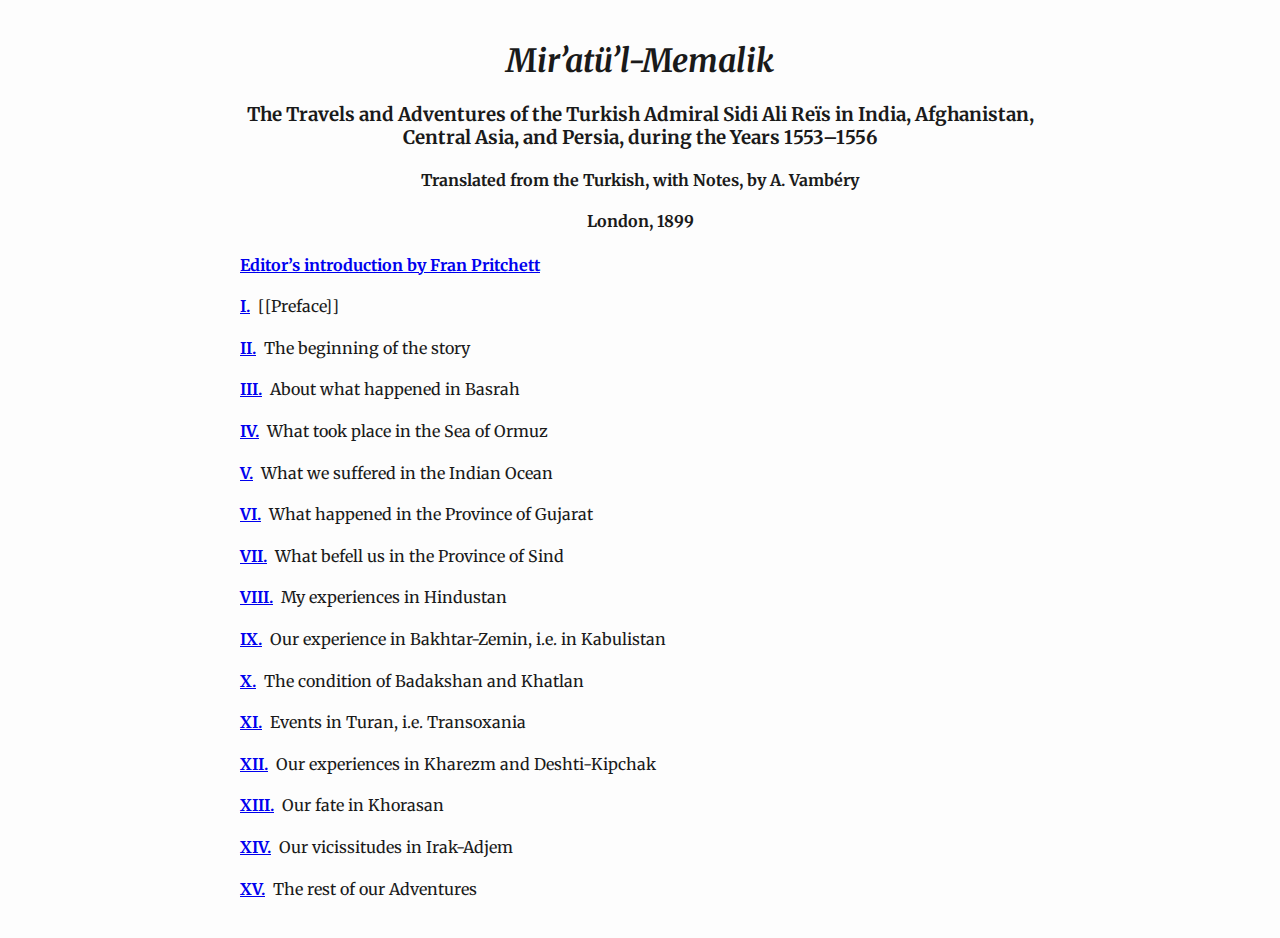
<file: index.html>
<!doctype html>
<html xmlns="http://www.w3.org/1999/xhtml" lang="" xml:lang="">
  <head>
    <meta charset="utf-8" />
    <meta name="generator" content="pandoc" />
    <meta
      name="viewport"
      content="width=device-width, initial-scale=1.0, user-scalable=yes"
    />
    <title>Mir’atü’l-Memalik</title>
    <style>
      code {
        white-space: pre-wrap;
      }
      span.smallcaps {
        font-variant: small-caps;
      }
      div.columns {
        display: flex;
        gap: min(4vw, 1.5em);
      }
      div.column {
        flex: auto;
        overflow-x: auto;
      }
      div.hanging-indent {
        margin-left: 1.5em;
        text-indent: -1.5em;
      }
      /* The extra [class] is a hack that increases specificity enough to
       override a similar rule in reveal.js */
      ul.task-list[class] {
        list-style: none;
      }
      ul.task-list li input[type="checkbox"] {
        font-size: inherit;
        width: 0.8em;
        margin: 0 0.8em 0.2em -1.6em;
        vertical-align: middle;
      }
      .display.math {
        display: block;
        text-align: center;
        margin: 0.5rem auto;
      }
    </style>
    <meta
      property="og:image"
      content="https://www.theobeers.com/sidi-ali/map.jpg"
    />
    <meta name="twitter:card" content="summary_large_image" />
    <meta name="twitter:title" content="Mir’atü’l-Memalik" />

    <link rel="preconnect" href="https://fonts.gstatic.com" />
    <link
      href="https://fonts.googleapis.com/css2?family=Merriweather:ital@0;1&display=swap"
      rel="stylesheet"
    />
    <link
      href="https://fonts.googleapis.com/css2?family=Roboto+Slab&text=0123456789&display=swap"
      rel="stylesheet"
    />

    <link href="./styles.css" rel="stylesheet" />

    <link href="#" rel="icon" />
  </head>
  <body>
    <header id="title-block-header">
      <h1 class="title"><em>Mir’atü’l-Memalik</em></h1>
    </header>
    <h3>
      The Travels and Adventures of the Turkish Admiral Sidi Ali Reïs in India,
      Afghanistan, Central Asia, and Persia, during the Years 1553–1556
    </h3>
    <h4>Translated from the Turkish, with Notes, by A. Vambéry</h4>
    <h4>London, 1899</h4>
    <p>
      <a href="./intro/"
        ><strong>Editor’s introduction by Fran Pritchett</strong></a
      >
    </p>
    <p>
      <a href="./pt-1/"><strong>I.</strong></a
      > [[Preface]]
    </p>
    <p>
      <a href="./pt-1/#ch-ii"><strong>II.</strong></a
      > The beginning of the story
    </p>
    <p>
      <a href="./pt-1/#ch-iii"><strong>III.</strong></a
      > About what happened in Basrah
    </p>
    <p>
      <a href="./pt-1/#ch-iv"><strong>IV.</strong></a
      > What took place in the Sea of Ormuz
    </p>
    <p>
      <a href="./pt-1/#ch-v"><strong>V.</strong></a
      > What we suffered in the Indian Ocean
    </p>
    <p>
      <a href="./pt-2/"><strong>VI.</strong></a
      > What happened in the Province of Gujarat
    </p>
    <p>
      <a href="./pt-3/"><strong>VII.</strong></a
      > What befell us in the Province of Sind
    </p>
    <p>
      <a href="./pt-4/"><strong>VIII.</strong></a
      > My experiences in Hindustan
    </p>
    <p>
      <a href="./pt-5/"><strong>IX.</strong></a
      > Our experience in Bakhtar-Zemin, i.e. in Kabulistan
    </p>
    <p>
      <a href="./pt-5/#ch-x"><strong>X.</strong></a
      > The condition of Badakshan and Khatlan
    </p>
    <p>
      <a href="./pt-5/#ch-xi"><strong>XI.</strong></a
      > Events in Turan, i.e. Transoxania
    </p>
    <p>
      <a href="./pt-6/"><strong>XII.</strong></a
      > Our experiences in Kharezm and Deshti-Kipchak
    </p>
    <p>
      <a href="./pt-6/#ch-xiii"><strong>XIII.</strong></a
      > Our fate in Khorasan
    </p>
    <p>
      <a href="./pt-7/"><strong>XIV.</strong></a
      > Our vicissitudes in Irak-Adjem
    </p>
    <p>
      <a href="./pt-7/#ch-xv"><strong>XV.</strong></a
      > The rest of our Adventures
    </p>
  </body>
</html>
</file>
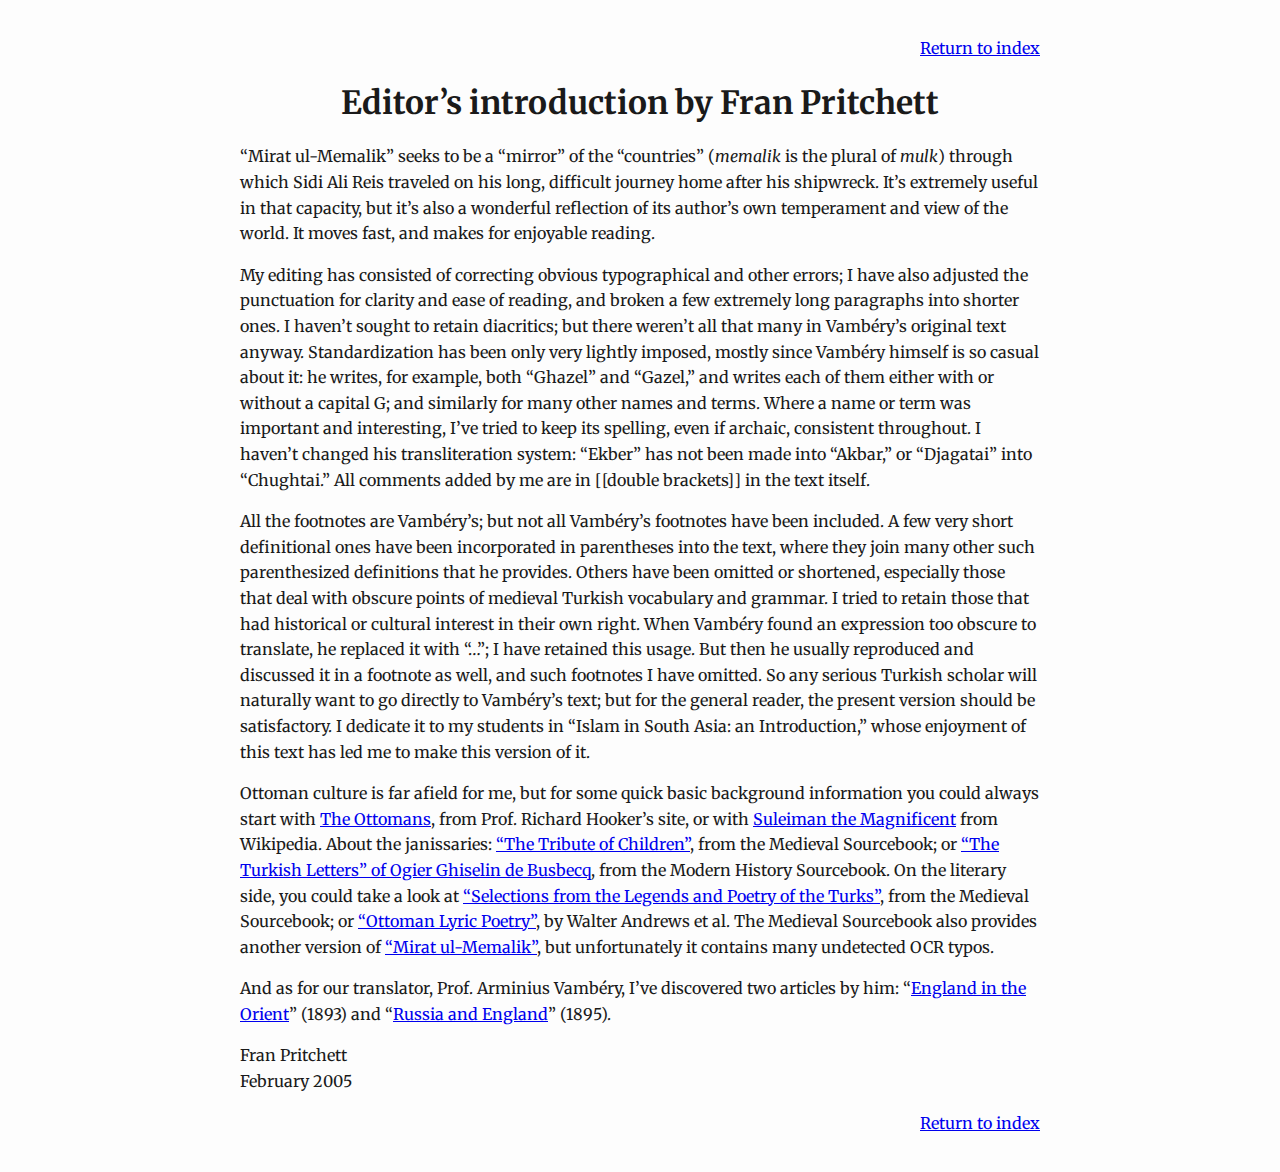
<file: intro/index.html>
<!doctype html>
<html xmlns="http://www.w3.org/1999/xhtml" lang="" xml:lang="">
  <head>
    <meta charset="utf-8" />
    <meta name="generator" content="pandoc" />
    <meta
      name="viewport"
      content="width=device-width, initial-scale=1.0, user-scalable=yes"
    />
    <title>Editor’s introduction by Fran Pritchett</title>
    <style>
      code {
        white-space: pre-wrap;
      }
      span.smallcaps {
        font-variant: small-caps;
      }
      div.columns {
        display: flex;
        gap: min(4vw, 1.5em);
      }
      div.column {
        flex: auto;
        overflow-x: auto;
      }
      div.hanging-indent {
        margin-left: 1.5em;
        text-indent: -1.5em;
      }
      /* The extra [class] is a hack that increases specificity enough to
       override a similar rule in reveal.js */
      ul.task-list[class] {
        list-style: none;
      }
      ul.task-list li input[type="checkbox"] {
        font-size: inherit;
        width: 0.8em;
        margin: 0 0.8em 0.2em -1.6em;
        vertical-align: middle;
      }
      .display.math {
        display: block;
        text-align: center;
        margin: 0.5rem auto;
      }
    </style>
    <meta
      property="og:image"
      content="https://www.theobeers.com/sidi-ali/map.jpg"
    />
    <meta name="twitter:card" content="summary_large_image" />

    <link rel="preconnect" href="https://fonts.gstatic.com" />
    <link
      href="https://fonts.googleapis.com/css2?family=Merriweather:ital@0;1&display=swap"
      rel="stylesheet"
    />
    <link
      href="https://fonts.googleapis.com/css2?family=Roboto+Slab&text=0123456789&display=swap"
      rel="stylesheet"
    />

    <link href="../styles.css" rel="stylesheet" />

    <link href="#" rel="icon" />
  </head>
  <body>
    <p class="return-link"><a href="../">Return to index</a></p>
    <header id="title-block-header">
      <h1 class="title">Editor’s introduction by Fran Pritchett</h1>
    </header>
    <p>
      “Mirat ul-Memalik” seeks to be a “mirror” of the “countries” (<em
        >memalik</em
      >
      is the plural of <em>mulk</em>) through which Sidi Ali Reis traveled on
      his long, difficult journey home after his shipwreck. It’s extremely
      useful in that capacity, but it’s also a wonderful reflection of its
      author’s own temperament and view of the world. It moves fast, and makes
      for enjoyable reading.
    </p>
    <p>
      My editing has consisted of correcting obvious typographical and other
      errors; I have also adjusted the punctuation for clarity and ease of
      reading, and broken a few extremely long paragraphs into shorter ones. I
      haven’t sought to retain diacritics; but there weren’t all that many in
      Vambéry’s original text anyway. Standardization has been only very lightly
      imposed, mostly since Vambéry himself is so casual about it: he writes,
      for example, both “Ghazel” and “Gazel,” and writes each of them either
      with or without a capital G; and similarly for many other names and terms.
      Where a name or term was important and interesting, I’ve tried to keep its
      spelling, even if archaic, consistent throughout. I haven’t changed his
      transliteration system: “Ekber” has not been made into “Akbar,” or
      “Djagatai” into “Chughtai.” All comments added by me are in [[double
      brackets]] in the text itself.
    </p>
    <p>
      All the footnotes are Vambéry’s; but not all Vambéry’s footnotes have been
      included. A few very short definitional ones have been incorporated in
      parentheses into the text, where they join many other such parenthesized
      definitions that he provides. Others have been omitted or shortened,
      especially those that deal with obscure points of medieval Turkish
      vocabulary and grammar. I tried to retain those that had historical or
      cultural interest in their own right. When Vambéry found an expression too
      obscure to translate, he replaced it with “…”; I have retained this usage.
      But then he usually reproduced and discussed it in a footnote as well, and
      such footnotes I have omitted. So any serious Turkish scholar will
      naturally want to go directly to Vambéry’s text; but for the general
      reader, the present version should be satisfactory. I dedicate it to my
      students in “Islam in South Asia: an Introduction,” whose enjoyment of
      this text has led me to make this version of it.
    </p>
    <p>
      Ottoman culture is far afield for me, but for some quick basic background
      information you could always start with
      <a href="http://www.wsu.edu:8080/~dee/OTTOMAN/OTTOMAN1.HTM"
        >The Ottomans</a
      >, from Prof. Richard Hooker’s site, or with
      <a href="http://en.wikipedia.org/wiki/Suleiman_the_Magnificent"
        >Suleiman the Magnificent</a
      >
      from Wikipedia. About the janissaries:
      <a href="http://www.fordham.edu/halsall/islam/1493janissaries.html"
        >“The Tribute of Children”</a
      >, from the Medieval Sourcebook; or
      <a href="http://www.fordham.edu/halsall/mod/1555busbecq.html"
        >“The Turkish Letters” of Ogier Ghiselin de Busbecq</a
      >, from the Modern History Sourcebook. On the literary side, you could
      take a look at
      <a href="http://www.fordham.edu/halsall/source/turkishpoetry1.html"
        >“Selections from the Legends and Poetry of the Turks”</a
      >, from the Medieval Sourcebook; or
      <a href="http://www.cs.rpi.edu/~sibel/poetry/books/ottoman/index.html"
        >“Ottoman Lyric Poetry”</a
      >, by Walter Andrews et al. The Medieval Sourcebook also provides another
      version of
      <a href="http://www.fordham.edu/halsall/source/16CSidi1.html"
        >“Mirat ul-Memalik”</a
      >, but unfortunately it contains many undetected OCR typos.
    </p>
    <p>
      And as for our translator, Prof. Arminius Vambéry, I’ve discovered two
      articles by him: “<a
        href="http://cdl.library.cornell.edu/cgi-bin/moa/moa-cgi?notisid=ABQ7578-0156-46"
        >England in the Orient</a
      >” (1893) and “<a
        href="http://cdl.library.cornell.edu/cgi-bin/moa/moa-cgi?notisid=ABQ7578-0160-62"
        >Russia and England</a
      >” (1895).
    </p>
    <p>
      Fran Pritchett<br />
      February 2005
    </p>
    <p class="return-link"><a href="../">Return to index</a></p>
  </body>
</html>
</file>
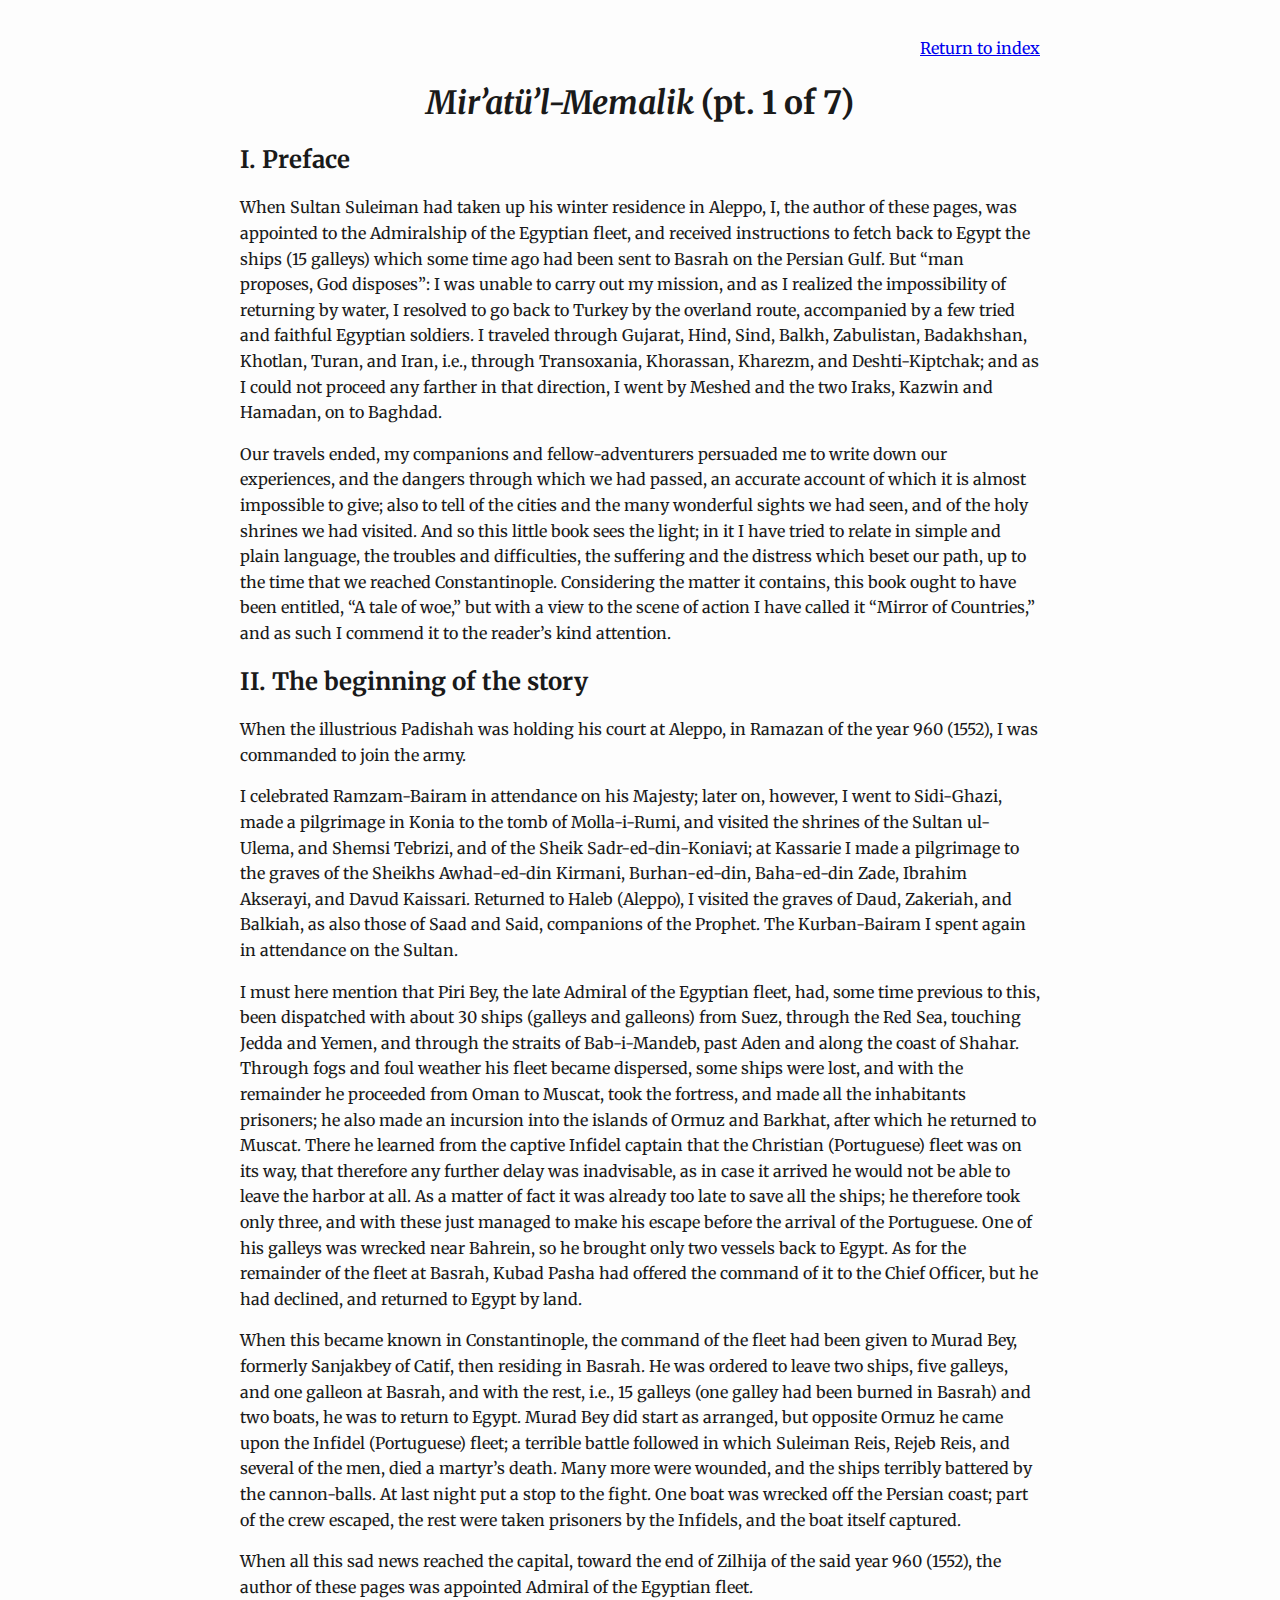
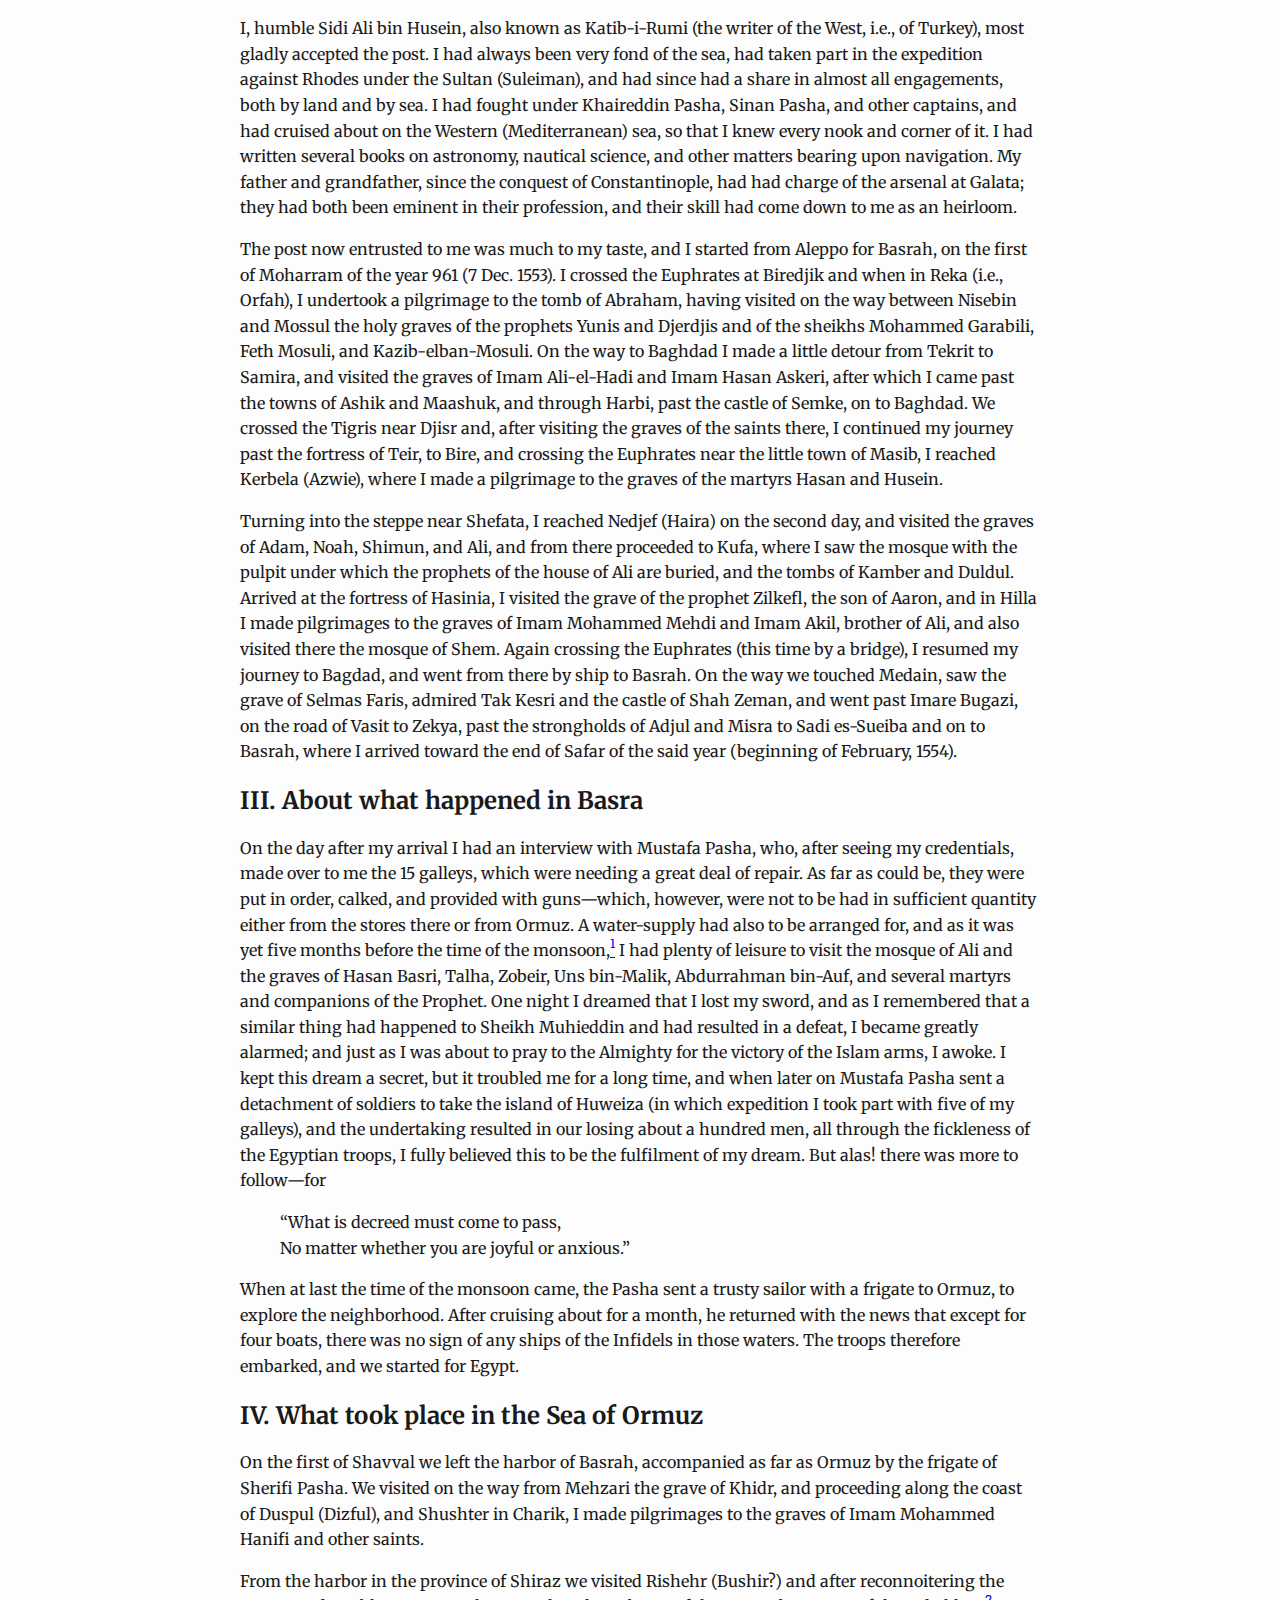
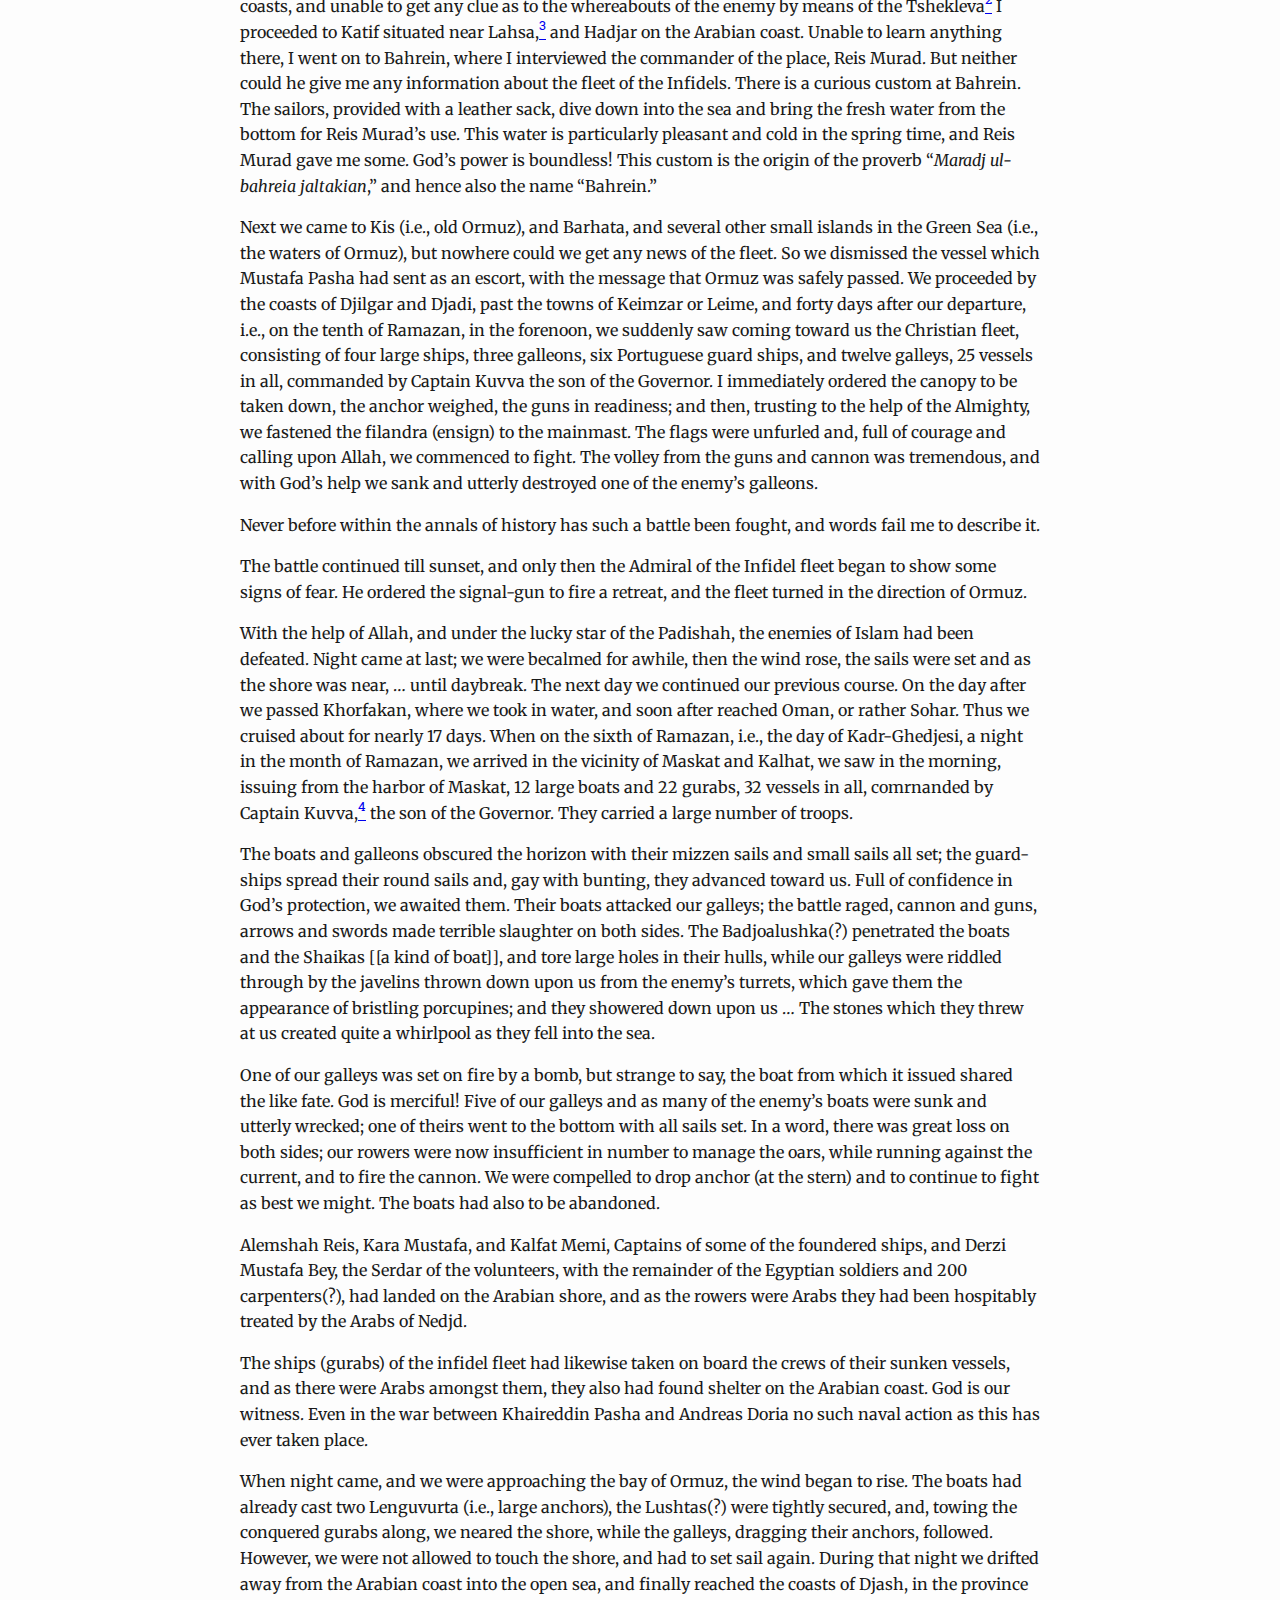
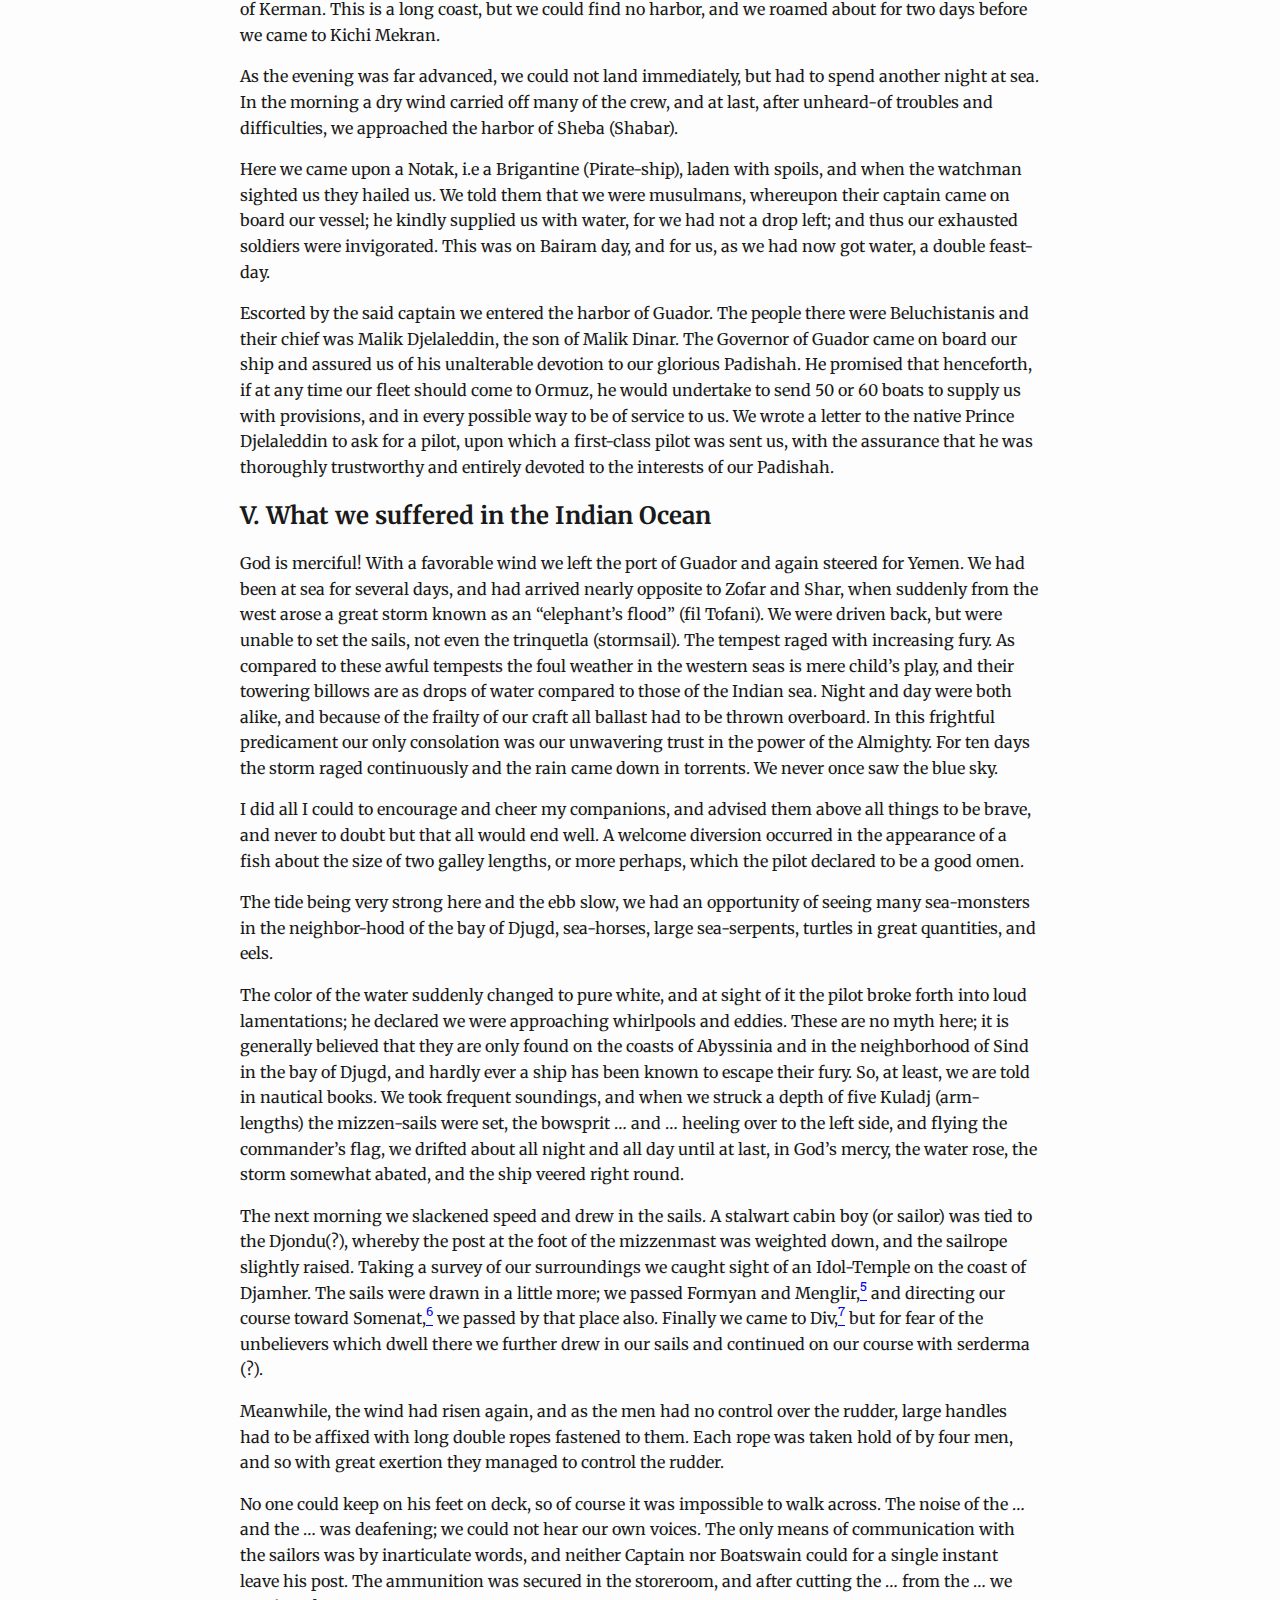
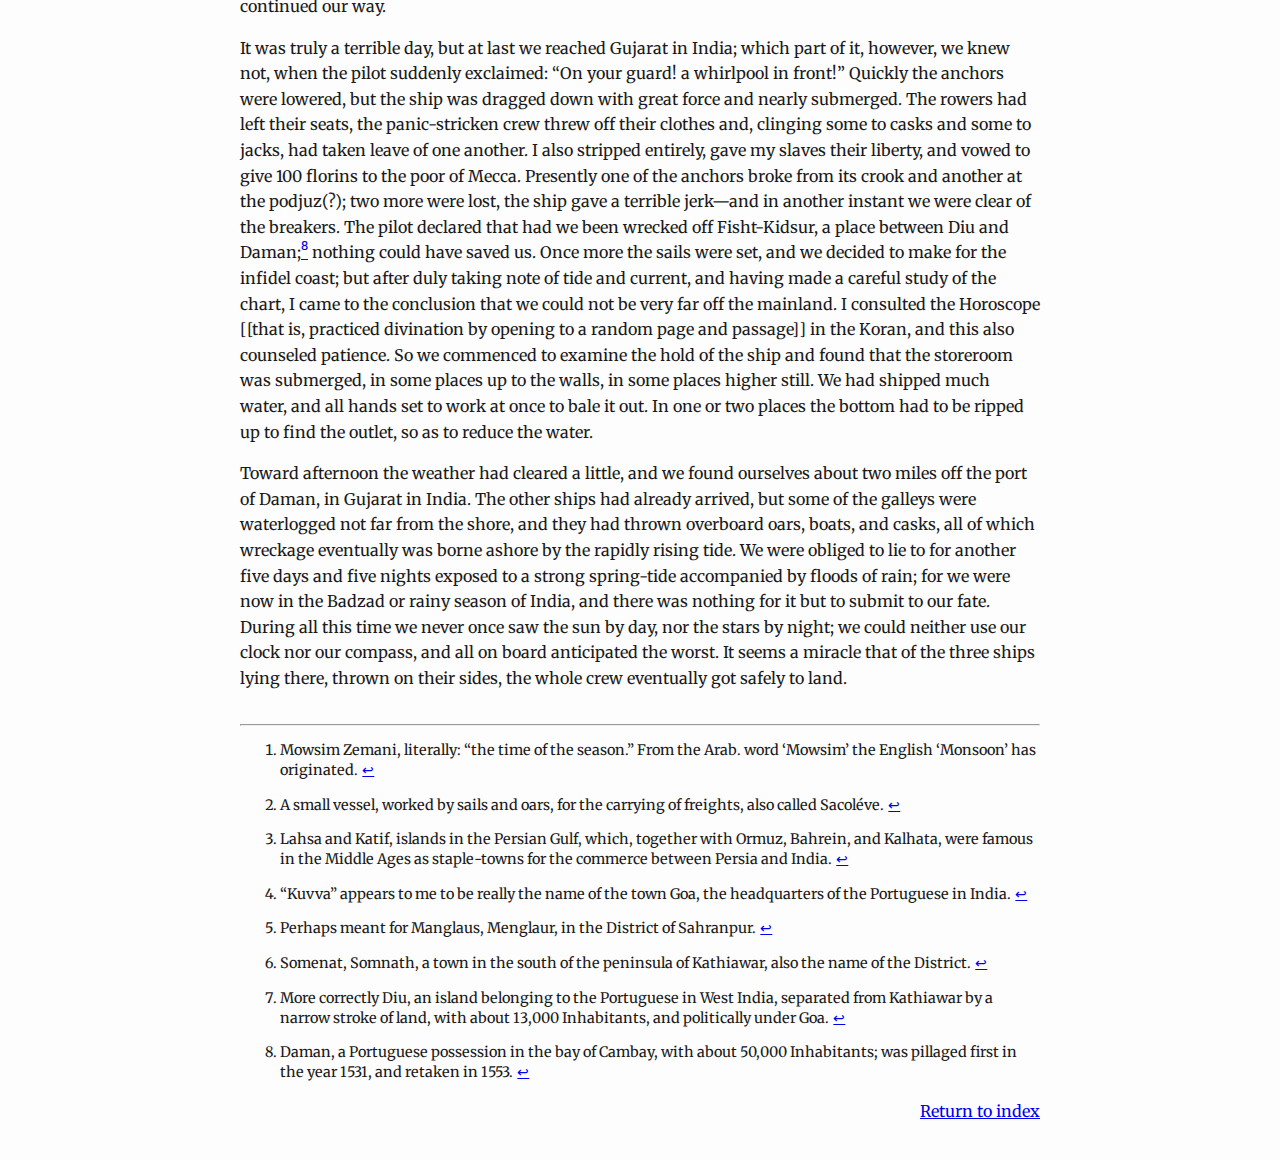
<file: pt-1/index.html>
<!doctype html>
<html xmlns="http://www.w3.org/1999/xhtml" lang="" xml:lang="">
  <head>
    <meta charset="utf-8" />
    <meta name="generator" content="pandoc" />
    <meta
      name="viewport"
      content="width=device-width, initial-scale=1.0, user-scalable=yes"
    />
    <title>Mir’atü’l-Memalik (pt. 1 of 7)</title>
    <style>
      code {
        white-space: pre-wrap;
      }
      span.smallcaps {
        font-variant: small-caps;
      }
      div.columns {
        display: flex;
        gap: min(4vw, 1.5em);
      }
      div.column {
        flex: auto;
        overflow-x: auto;
      }
      div.hanging-indent {
        margin-left: 1.5em;
        text-indent: -1.5em;
      }
      /* The extra [class] is a hack that increases specificity enough to
       override a similar rule in reveal.js */
      ul.task-list[class] {
        list-style: none;
      }
      ul.task-list li input[type="checkbox"] {
        font-size: inherit;
        width: 0.8em;
        margin: 0 0.8em 0.2em -1.6em;
        vertical-align: middle;
      }
      .display.math {
        display: block;
        text-align: center;
        margin: 0.5rem auto;
      }
    </style>
    <meta
      property="og:image"
      content="https://www.theobeers.com/sidi-ali/map.jpg"
    />
    <meta name="twitter:card" content="summary_large_image" />

    <link rel="preconnect" href="https://fonts.gstatic.com" />
    <link
      href="https://fonts.googleapis.com/css2?family=Merriweather:ital@0;1&display=swap"
      rel="stylesheet"
    />
    <link
      href="https://fonts.googleapis.com/css2?family=Roboto+Slab&text=0123456789&display=swap"
      rel="stylesheet"
    />

    <link href="../styles.css" rel="stylesheet" />

    <link href="#" rel="icon" />
  </head>
  <body>
    <p class="return-link"><a href="../">Return to index</a></p>
    <header id="title-block-header">
      <h1 class="title"><em>Mir’atü’l-Memalik</em> (pt. 1 of 7)</h1>
    </header>
    <h2>I. Preface</h2>
    <p>
      When Sultan Suleiman had taken up his winter residence in Aleppo, I, the
      author of these pages, was appointed to the Admiralship of the Egyptian
      fleet, and received instructions to fetch back to Egypt the ships (15
      galleys) which some time ago had been sent to Basrah on the Persian Gulf.
      But “man proposes, God disposes”: I was unable to carry out my mission,
      and as I realized the impossibility of returning by water, I resolved to
      go back to Turkey by the overland route, accompanied by a few tried and
      faithful Egyptian soldiers. I traveled through Gujarat, Hind, Sind, Balkh,
      Zabulistan, Badakhshan, Khotlan, Turan, and Iran, i.e., through
      Transoxania, Khorassan, Kharezm, and Deshti-Kiptchak; and as I could not
      proceed any farther in that direction, I went by Meshed and the two Iraks,
      Kazwin and Hamadan, on to Baghdad.
    </p>
    <p>
      Our travels ended, my companions and fellow-adventurers persuaded me to
      write down our experiences, and the dangers through which we had passed,
      an accurate account of which it is almost impossible to give; also to tell
      of the cities and the many wonderful sights we had seen, and of the holy
      shrines we had visited. And so this little book sees the light; in it I
      have tried to relate in simple and plain language, the troubles and
      difficulties, the suffering and the distress which beset our path, up to
      the time that we reached Constantinople. Considering the matter it
      contains, this book ought to have been entitled, “A tale of woe,” but with
      a view to the scene of action I have called it “Mirror of Countries,” and
      as such I commend it to the reader’s kind attention.
    </p>
    <h2 id="ch-ii">II. The beginning of the story</h2>
    <p>
      When the illustrious Padishah was holding his court at Aleppo, in Ramazan
      of the year 960 (1552), I was commanded to join the army.
    </p>
    <p>
      I celebrated Ramzam-Bairam in attendance on his Majesty; later on,
      however, I went to Sidi-Ghazi, made a pilgrimage in Konia to the tomb of
      Molla-i-Rumi, and visited the shrines of the Sultan ul-Ulema, and Shemsi
      Tebrizi, and of the Sheik Sadr-ed-din-Koniavi; at Kassarie I made a
      pilgrimage to the graves of the Sheikhs Awhad-ed-din Kirmani,
      Burhan-ed-din, Baha-ed-din Zade, Ibrahim Akserayi, and Davud Kaissari.
      Returned to Haleb (Aleppo), I visited the graves of Daud, Zakeriah, and
      Balkiah, as also those of Saad and Said, companions of the Prophet. The
      Kurban-Bairam I spent again in attendance on the Sultan.
    </p>
    <p>
      I must here mention that Piri Bey, the late Admiral of the Egyptian fleet,
      had, some time previous to this, been dispatched with about 30 ships
      (galleys and galleons) from Suez, through the Red Sea, touching Jedda and
      Yemen, and through the straits of Bab-i-Mandeb, past Aden and along the
      coast of Shahar. Through fogs and foul weather his fleet became dispersed,
      some ships were lost, and with the remainder he proceeded from Oman to
      Muscat, took the fortress, and made all the inhabitants prisoners; he also
      made an incursion into the islands of Ormuz and Barkhat, after which he
      returned to Muscat. There he learned from the captive Infidel captain that
      the Christian (Portuguese) fleet was on its way, that therefore any
      further delay was inadvisable, as in case it arrived he would not be able
      to leave the harbor at all. As a matter of fact it was already too late to
      save all the ships; he therefore took only three, and with these just
      managed to make his escape before the arrival of the Portuguese. One of
      his galleys was wrecked near Bahrein, so he brought only two vessels back
      to Egypt. As for the remainder of the fleet at Basrah, Kubad Pasha had
      offered the command of it to the Chief Officer, but he had declined, and
      returned to Egypt by land.
    </p>
    <p>
      When this became known in Constantinople, the command of the fleet had
      been given to Murad Bey, formerly Sanjakbey of Catif, then residing in
      Basrah. He was ordered to leave two ships, five galleys, and one galleon
      at Basrah, and with the rest, i.e., 15 galleys (one galley had been burned
      in Basrah) and two boats, he was to return to Egypt. Murad Bey did start
      as arranged, but opposite Ormuz he came upon the Infidel (Portuguese)
      fleet; a terrible battle followed in which Suleiman Reis, Rejeb Reis, and
      several of the men, died a martyr’s death. Many more were wounded, and the
      ships terribly battered by the cannon-balls. At last night put a stop to
      the fight. One boat was wrecked off the Persian coast; part of the crew
      escaped, the rest were taken prisoners by the Infidels, and the boat
      itself captured.
    </p>
    <p>
      When all this sad news reached the capital, toward the end of Zilhija of
      the said year 960 (1552), the author of these pages was appointed Admiral
      of the Egyptian fleet.
    </p>
    <p>
      I, humble Sidi Ali bin Husein, also known as Katib-i-Rumi (the writer of
      the West, i.e., of Turkey), most gladly accepted the post. I had always
      been very fond of the sea, had taken part in the expedition against Rhodes
      under the Sultan (Suleiman), and had since had a share in almost all
      engagements, both by land and by sea. I had fought under Khaireddin Pasha,
      Sinan Pasha, and other captains, and had cruised about on the Western
      (Mediterranean) sea, so that I knew every nook and corner of it. I had
      written several books on astronomy, nautical science, and other matters
      bearing upon navigation. My father and grandfather, since the conquest of
      Constantinople, had had charge of the arsenal at Galata; they had both
      been eminent in their profession, and their skill had come down to me as
      an heirloom.
    </p>
    <p>
      The post now entrusted to me was much to my taste, and I started from
      Aleppo for Basrah, on the first of Moharram of the year 961 (7 Dec. 1553).
      I crossed the Euphrates at Biredjik and when in Reka (i.e., Orfah), I
      undertook a pilgrimage to the tomb of Abraham, having visited on the way
      between Nisebin and Mossul the holy graves of the prophets Yunis and
      Djerdjis and of the sheikhs Mohammed Garabili, Feth Mosuli, and
      Kazib-elban-Mosuli. On the way to Baghdad I made a little detour from
      Tekrit to Samira, and visited the graves of Imam Ali-el-Hadi and Imam
      Hasan Askeri, after which I came past the towns of Ashik and Maashuk, and
      through Harbi, past the castle of Semke, on to Baghdad. We crossed the
      Tigris near Djisr and, after visiting the graves of the saints there, I
      continued my journey past the fortress of Teir, to Bire, and crossing the
      Euphrates near the little town of Masib, I reached Kerbela (Azwie), where
      I made a pilgrimage to the graves of the martyrs Hasan and Husein.
    </p>
    <p>
      Turning into the steppe near Shefata, I reached Nedjef (Haira) on the
      second day, and visited the graves of Adam, Noah, Shimun, and Ali, and
      from there proceeded to Kufa, where I saw the mosque with the pulpit under
      which the prophets of the house of Ali are buried, and the tombs of Kamber
      and Duldul. Arrived at the fortress of Hasinia, I visited the grave of the
      prophet Zilkefl, the son of Aaron, and in Hilla I made pilgrimages to the
      graves of Imam Mohammed Mehdi and Imam Akil, brother of Ali, and also
      visited there the mosque of Shem. Again crossing the Euphrates (this time
      by a bridge), I resumed my journey to Bagdad, and went from there by ship
      to Basrah. On the way we touched Medain, saw the grave of Selmas Faris,
      admired Tak Kesri and the castle of Shah Zeman, and went past Imare
      Bugazi, on the road of Vasit to Zekya, past the strongholds of Adjul and
      Misra to Sadi es-Sueiba and on to Basrah, where I arrived toward the end
      of Safar of the said year (beginning of February, 1554).
    </p>
    <h2 id="ch-iii">III. About what happened in Basra</h2>
    <p>
      On the day after my arrival I had an interview with Mustafa Pasha, who,
      after seeing my credentials, made over to me the 15 galleys, which were
      needing a great deal of repair. As far as could be, they were put in
      order, calked, and provided with guns—which, however, were not to be had
      in sufficient quantity either from the stores there or from Ormuz. A
      water-supply had also to be arranged for, and as it was yet five months
      before the time of the monsoon,<a
        href="#fn1"
        class="footnote-ref"
        id="fnref1"
        role="doc-noteref"
        ><sup>1</sup></a
      >
      I had plenty of leisure to visit the mosque of Ali and the graves of Hasan
      Basri, Talha, Zobeir, Uns bin-Malik, Abdurrahman bin-Auf, and several
      martyrs and companions of the Prophet. One night I dreamed that I lost my
      sword, and as I remembered that a similar thing had happened to Sheikh
      Muhieddin and had resulted in a defeat, I became greatly alarmed; and just
      as I was about to pray to the Almighty for the victory of the Islam arms,
      I awoke. I kept this dream a secret, but it troubled me for a long time,
      and when later on Mustafa Pasha sent a detachment of soldiers to take the
      island of Huweiza (in which expedition I took part with five of my
      galleys), and the undertaking resulted in our losing about a hundred men,
      all through the fickleness of the Egyptian troops, I fully believed this
      to be the fulfilment of my dream. But alas! there was more to follow—for
    </p>
    <blockquote>
      <p>
        “What is decreed must come to pass,<br />
        No matter whether you are joyful or anxious.”
      </p>
    </blockquote>
    <p>
      When at last the time of the monsoon came, the Pasha sent a trusty sailor
      with a frigate to Ormuz, to explore the neighborhood. After cruising about
      for a month, he returned with the news that except for four boats, there
      was no sign of any ships of the Infidels in those waters. The troops
      therefore embarked, and we started for Egypt.
    </p>
    <h2 id="ch-iv">IV. What took place in the Sea of Ormuz</h2>
    <p>
      On the first of Shavval we left the harbor of Basrah, accompanied as far
      as Ormuz by the frigate of Sherifi Pasha. We visited on the way from
      Mehzari the grave of Khidr, and proceeding along the coast of Duspul
      (Dizful), and Shushter in Charik, I made pilgrimages to the graves of Imam
      Mohammed Hanifi and other saints.
    </p>
    <p>
      From the harbor in the province of Shiraz we visited Rishehr (Bushir?) and
      after reconnoitering the coasts, and unable to get any clue as to the
      whereabouts of the enemy by means of the Tshekleva<a
        href="#fn2"
        class="footnote-ref"
        id="fnref2"
        role="doc-noteref"
        ><sup>2</sup></a
      >
      I proceeded to Katif situated near Lahsa,<a
        href="#fn3"
        class="footnote-ref"
        id="fnref3"
        role="doc-noteref"
        ><sup>3</sup></a
      >
      and Hadjar on the Arabian coast. Unable to learn anything there, I went on
      to Bahrein, where I interviewed the commander of the place, Reis Murad.
      But neither could he give me any information about the fleet of the
      Infidels. There is a curious custom at Bahrein. The sailors, provided with
      a leather sack, dive down into the sea and bring the fresh water from the
      bottom for Reis Murad’s use. This water is particularly pleasant and cold
      in the spring time, and Reis Murad gave me some. God’s power is boundless!
      This custom is the origin of the proverb “<em
        >Maradj ul-bahreia jaltakian</em
      >,” and hence also the name “Bahrein.”
    </p>
    <p>
      Next we came to Kis (i.e., old Ormuz), and Barhata, and several other
      small islands in the Green Sea (i.e., the waters of Ormuz), but nowhere
      could we get any news of the fleet. So we dismissed the vessel which
      Mustafa Pasha had sent as an escort, with the message that Ormuz was
      safely passed. We proceeded by the coasts of Djilgar and Djadi, past the
      towns of Keimzar or Leime, and forty days after our departure, i.e., on
      the tenth of Ramazan, in the forenoon, we suddenly saw coming toward us
      the Christian fleet, consisting of four large ships, three galleons, six
      Portuguese guard ships, and twelve galleys, 25 vessels in all, commanded
      by Captain Kuvva the son of the Governor. I immediately ordered the canopy
      to be taken down, the anchor weighed, the guns in readiness; and then,
      trusting to the help of the Almighty, we fastened the filandra (ensign) to
      the mainmast. The flags were unfurled and, full of courage and calling
      upon Allah, we commenced to fight. The volley from the guns and cannon was
      tremendous, and with God’s help we sank and utterly destroyed one of the
      enemy’s galleons.
    </p>
    <p>
      Never before within the annals of history has such a battle been fought,
      and words fail me to describe it.
    </p>
    <p>
      The battle continued till sunset, and only then the Admiral of the Infidel
      fleet began to show some signs of fear. He ordered the signal-gun to fire
      a retreat, and the fleet turned in the direction of Ormuz.
    </p>
    <p>
      With the help of Allah, and under the lucky star of the Padishah, the
      enemies of Islam had been defeated. Night came at last; we were becalmed
      for awhile, then the wind rose, the sails were set and as the shore was
      near, … until daybreak. The next day we continued our previous course. On
      the day after we passed Khorfakan, where we took in water, and soon after
      reached Oman, or rather Sohar. Thus we cruised about for nearly 17 days.
      When on the sixth of Ramazan, i.e., the day of Kadr-Ghedjesi, a night in
      the month of Ramazan, we arrived in the vicinity of Maskat and Kalhat, we
      saw in the morning, issuing from the harbor of Maskat, 12 large boats and
      22 gurabs, 32 vessels in all, comrnanded by Captain Kuvva,<a
        href="#fn4"
        class="footnote-ref"
        id="fnref4"
        role="doc-noteref"
        ><sup>4</sup></a
      >
      the son of the Governor. They carried a large number of troops.
    </p>
    <p>
      The boats and galleons obscured the horizon with their mizzen sails and
      small sails all set; the guard-ships spread their round sails and, gay
      with bunting, they advanced toward us. Full of confidence in God’s
      protection, we awaited them. Their boats attacked our galleys; the battle
      raged, cannon and guns, arrows and swords made terrible slaughter on both
      sides. The Badjoalushka(?) penetrated the boats and the Shaikas [[a kind
      of boat]], and tore large holes in their hulls, while our galleys were
      riddled through by the javelins thrown down upon us from the enemy’s
      turrets, which gave them the appearance of bristling porcupines; and they
      showered down upon us … The stones which they threw at us created quite a
      whirlpool as they fell into the sea.
    </p>
    <p>
      One of our galleys was set on fire by a bomb, but strange to say, the boat
      from which it issued shared the like fate. God is merciful! Five of our
      galleys and as many of the enemy’s boats were sunk and utterly wrecked;
      one of theirs went to the bottom with all sails set. In a word, there was
      great loss on both sides; our rowers were now insufficient in number to
      manage the oars, while running against the current, and to fire the
      cannon. We were compelled to drop anchor (at the stern) and to continue to
      fight as best we might. The boats had also to be abandoned.
    </p>
    <p>
      Alemshah Reis, Kara Mustafa, and Kalfat Memi, Captains of some of the
      foundered ships, and Derzi Mustafa Bey, the Serdar of the volunteers, with
      the remainder of the Egyptian soldiers and 200 carpenters(?), had landed
      on the Arabian shore, and as the rowers were Arabs they had been
      hospitably treated by the Arabs of Nedjd.
    </p>
    <p>
      The ships (gurabs) of the infidel fleet had likewise taken on board the
      crews of their sunken vessels, and as there were Arabs amongst them, they
      also had found shelter on the Arabian coast. God is our witness. Even in
      the war between Khaireddin Pasha and Andreas Doria no such naval action as
      this has ever taken place.
    </p>
    <p>
      When night came, and we were approaching the bay of Ormuz, the wind began
      to rise. The boats had already cast two Lenguvurta (i.e., large anchors),
      the Lushtas(?) were tightly secured, and, towing the conquered gurabs
      along, we neared the shore, while the galleys, dragging their anchors,
      followed. However, we were not allowed to touch the shore, and had to set
      sail again. During that night we drifted away from the Arabian coast into
      the open sea, and finally reached the coasts of Djash, in the province of
      Kerman. This is a long coast, but we could find no harbor, and we roamed
      about for two days before we came to Kichi Mekran.
    </p>
    <p>
      As the evening was far advanced, we could not land immediately, but had to
      spend another night at sea. In the morning a dry wind carried off many of
      the crew, and at last, after unheard-of troubles and difficulties, we
      approached the harbor of Sheba (Shabar).
    </p>
    <p>
      Here we came upon a Notak, i.e a Brigantine (Pirate-ship), laden with
      spoils, and when the watchman sighted us they hailed us. We told them that
      we were musulmans, whereupon their captain came on board our vessel; he
      kindly supplied us with water, for we had not a drop left; and thus our
      exhausted soldiers were invigorated. This was on Bairam day, and for us,
      as we had now got water, a double feast-day.
    </p>
    <p>
      Escorted by the said captain we entered the harbor of Guador. The people
      there were Beluchistanis and their chief was Malik Djelaleddin, the son of
      Malik Dinar. The Governor of Guador came on board our ship and assured us
      of his unalterable devotion to our glorious Padishah. He promised that
      henceforth, if at any time our fleet should come to Ormuz, he would
      undertake to send 50 or 60 boats to supply us with provisions, and in
      every possible way to be of service to us. We wrote a letter to the native
      Prince Djelaleddin to ask for a pilot, upon which a first-class pilot was
      sent us, with the assurance that he was thoroughly trustworthy and
      entirely devoted to the interests of our Padishah.
    </p>
    <h2 id="ch-v">V. What we suffered in the Indian Ocean</h2>
    <p>
      God is merciful! With a favorable wind we left the port of Guador and
      again steered for Yemen. We had been at sea for several days, and had
      arrived nearly opposite to Zofar and Shar, when suddenly from the west
      arose a great storm known as an “elephant’s flood” (fil Tofani). We were
      driven back, but were unable to set the sails, not even the trinquetla
      (stormsail). The tempest raged with increasing fury. As compared to these
      awful tempests the foul weather in the western seas is mere child’s play,
      and their towering billows are as drops of water compared to those of the
      Indian sea. Night and day were both alike, and because of the frailty of
      our craft all ballast had to be thrown overboard. In this frightful
      predicament our only consolation was our unwavering trust in the power of
      the Almighty. For ten days the storm raged continuously and the rain came
      down in torrents. We never once saw the blue sky.
    </p>
    <p>
      I did all I could to encourage and cheer my companions, and advised them
      above all things to be brave, and never to doubt but that all would end
      well. A welcome diversion occurred in the appearance of a fish about the
      size of two galley lengths, or more perhaps, which the pilot declared to
      be a good omen.
    </p>
    <p>
      The tide being very strong here and the ebb slow, we had an opportunity of
      seeing many sea-monsters in the neighbor-hood of the bay of Djugd,
      sea-horses, large sea-serpents, turtles in great quantities, and eels.
    </p>
    <p>
      The color of the water suddenly changed to pure white, and at sight of it
      the pilot broke forth into loud lamentations; he declared we were
      approaching whirlpools and eddies. These are no myth here; it is generally
      believed that they are only found on the coasts of Abyssinia and in the
      neighborhood of Sind in the bay of Djugd, and hardly ever a ship has been
      known to escape their fury. So, at least, we are told in nautical books.
      We took frequent soundings, and when we struck a depth of five Kuladj
      (arm-lengths) the mizzen-sails were set, the bowsprit … and … heeling over
      to the left side, and flying the commander’s flag, we drifted about all
      night and all day until at last, in God’s mercy, the water rose, the storm
      somewhat abated, and the ship veered right round.
    </p>
    <p>
      The next morning we slackened speed and drew in the sails. A stalwart
      cabin boy (or sailor) was tied to the Djondu(?), whereby the post at the
      foot of the mizzenmast was weighted down, and the sailrope slightly
      raised. Taking a survey of our surroundings we caught sight of an
      Idol-Temple on the coast of Djamher. The sails were drawn in a little
      more; we passed Formyan and Menglir,<a
        href="#fn5"
        class="footnote-ref"
        id="fnref5"
        role="doc-noteref"
        ><sup>5</sup></a
      >
      and directing our course toward Somenat,<a
        href="#fn6"
        class="footnote-ref"
        id="fnref6"
        role="doc-noteref"
        ><sup>6</sup></a
      >
      we passed by that place also. Finally we came to Div,<a
        href="#fn7"
        class="footnote-ref"
        id="fnref7"
        role="doc-noteref"
        ><sup>7</sup></a
      >
      but for fear of the unbelievers which dwell there we further drew in our
      sails and continued on our course with serderma (?).
    </p>
    <p>
      Meanwhile, the wind had risen again, and as the men had no control over
      the rudder, large handles had to be affixed with long double ropes
      fastened to them. Each rope was taken hold of by four men, and so with
      great exertion they managed to control the rudder.
    </p>
    <p>
      No one could keep on his feet on deck, so of course it was impossible to
      walk across. The noise of the … and the … was deafening; we could not hear
      our own voices. The only means of communication with the sailors was by
      inarticulate words, and neither Captain nor Boatswain could for a single
      instant leave his post. The ammunition was secured in the storeroom, and
      after cutting the … from the … we continued our way.
    </p>
    <p>
      It was truly a terrible day, but at last we reached Gujarat in India;
      which part of it, however, we knew not, when the pilot suddenly exclaimed:
      “On your guard! a whirlpool in front!” Quickly the anchors were lowered,
      but the ship was dragged down with great force and nearly submerged. The
      rowers had left their seats, the panic-stricken crew threw off their
      clothes and, clinging some to casks and some to jacks, had taken leave of
      one another. I also stripped entirely, gave my slaves their liberty, and
      vowed to give 100 florins to the poor of Mecca. Presently one of the
      anchors broke from its crook and another at the podjuz(?); two more were
      lost, the ship gave a terrible jerk—and in another instant we were clear
      of the breakers. The pilot declared that had we been wrecked off
      Fisht-Kidsur, a place between Diu and Daman;<a
        href="#fn8"
        class="footnote-ref"
        id="fnref8"
        role="doc-noteref"
        ><sup>8</sup></a
      >
      nothing could have saved us. Once more the sails were set, and we decided
      to make for the infidel coast; but after duly taking note of tide and
      current, and having made a careful study of the chart, I came to the
      conclusion that we could not be very far off the mainland. I consulted the
      Horoscope [[that is, practiced divination by opening to a random page and
      passage]] in the Koran, and this also counseled patience. So we commenced
      to examine the hold of the ship and found that the storeroom was
      submerged, in some places up to the walls, in some places higher still. We
      had shipped much water, and all hands set to work at once to bale it out.
      In one or two places the bottom had to be ripped up to find the outlet, so
      as to reduce the water.
    </p>
    <p>
      Toward afternoon the weather had cleared a little, and we found ourselves
      about two miles off the port of Daman, in Gujarat in India. The other
      ships had already arrived, but some of the galleys were waterlogged not
      far from the shore, and they had thrown overboard oars, boats, and casks,
      all of which wreckage eventually was borne ashore by the rapidly rising
      tide. We were obliged to lie to for another five days and five nights
      exposed to a strong spring-tide accompanied by floods of rain; for we were
      now in the Badzad or rainy season of India, and there was nothing for it
      but to submit to our fate. During all this time we never once saw the sun
      by day, nor the stars by night; we could neither use our clock nor our
      compass, and all on board anticipated the worst. It seems a miracle that
      of the three ships lying there, thrown on their sides, the whole crew
      eventually got safely to land.
    </p>
    <section
      id="footnotes"
      class="footnotes footnotes-end-of-document"
      role="doc-endnotes"
    >
      <hr />
      <ol>
        <li id="fn1">
          <p>
            Mowsim Zemani, literally: “the time of the season.” From the Arab.
            word ‘Mowsim’ the English ‘Monsoon’ has originated.<a
              href="#fnref1"
              class="footnote-back"
              role="doc-backlink"
              >↩︎</a
            >
          </p>
        </li>
        <li id="fn2">
          <p>
            A small vessel, worked by sails and oars, for the carrying of
            freights, also called Sacoléve.<a
              href="#fnref2"
              class="footnote-back"
              role="doc-backlink"
              >↩︎</a
            >
          </p>
        </li>
        <li id="fn3">
          <p>
            Lahsa and Katif, islands in the Persian Gulf, which, together with
            Ormuz, Bahrein, and Kalhata, were famous in the Middle Ages as
            staple-towns for the commerce between Persia and India.<a
              href="#fnref3"
              class="footnote-back"
              role="doc-backlink"
              >↩︎</a
            >
          </p>
        </li>
        <li id="fn4">
          <p>
            “Kuvva” appears to me to be really the name of the town Goa, the
            headquarters of the Portuguese in India.<a
              href="#fnref4"
              class="footnote-back"
              role="doc-backlink"
              >↩︎</a
            >
          </p>
        </li>
        <li id="fn5">
          <p>
            Perhaps meant for Manglaus, Menglaur, in the District of
            Sahranpur.<a
              href="#fnref5"
              class="footnote-back"
              role="doc-backlink"
              >↩︎</a
            >
          </p>
        </li>
        <li id="fn6">
          <p>
            Somenat, Somnath, a town in the south of the peninsula of Kathiawar,
            also the name of the District.<a
              href="#fnref6"
              class="footnote-back"
              role="doc-backlink"
              >↩︎</a
            >
          </p>
        </li>
        <li id="fn7">
          <p>
            More correctly Diu, an island belonging to the Portuguese in West
            India, separated from Kathiawar by a narrow stroke of land, with
            about 13,000 Inhabitants, and politically under Goa.<a
              href="#fnref7"
              class="footnote-back"
              role="doc-backlink"
              >↩︎</a
            >
          </p>
        </li>
        <li id="fn8">
          <p>
            Daman, a Portuguese possession in the bay of Cambay, with about
            50,000 Inhabitants; was pillaged first in the year 1531, and retaken
            in 1553.<a href="#fnref8" class="footnote-back" role="doc-backlink"
              >↩︎</a
            >
          </p>
        </li>
      </ol>
    </section>
    <p class="return-link"><a href="../">Return to index</a></p>
  </body>
</html>
</file>
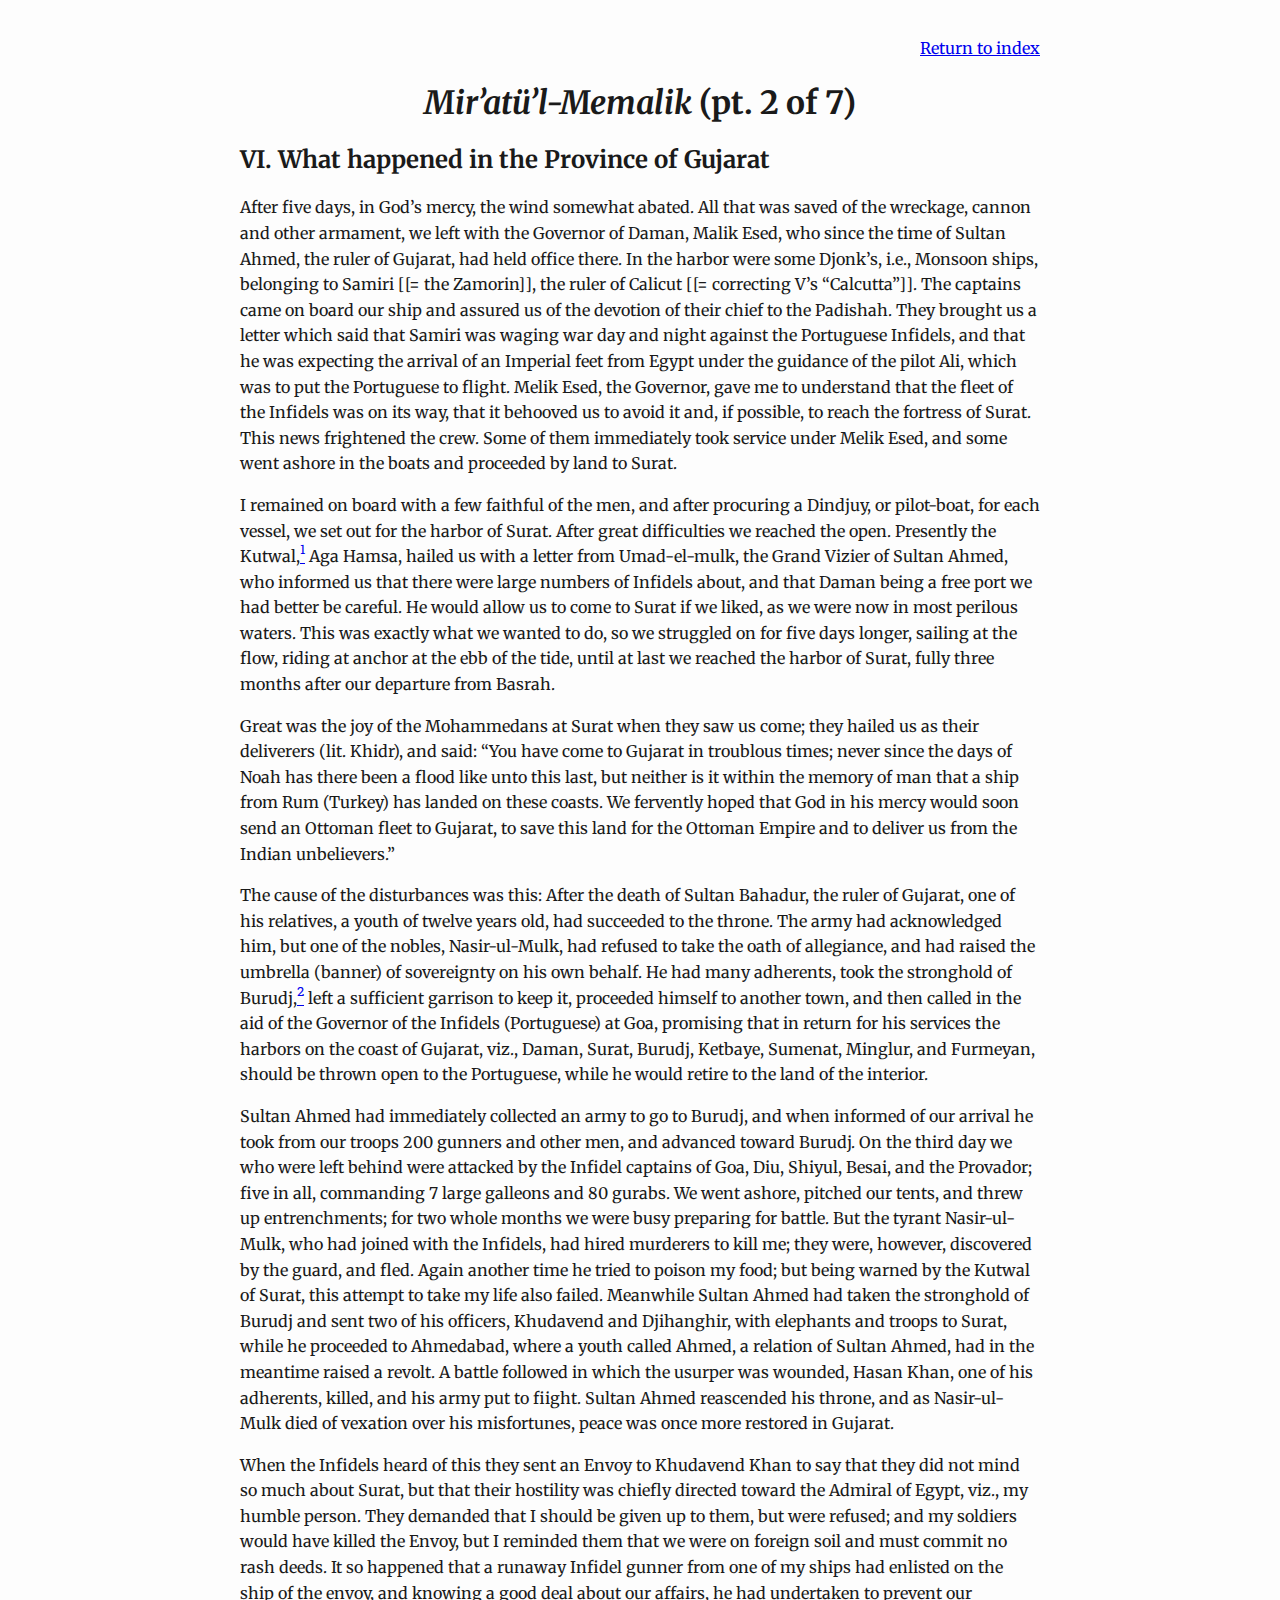
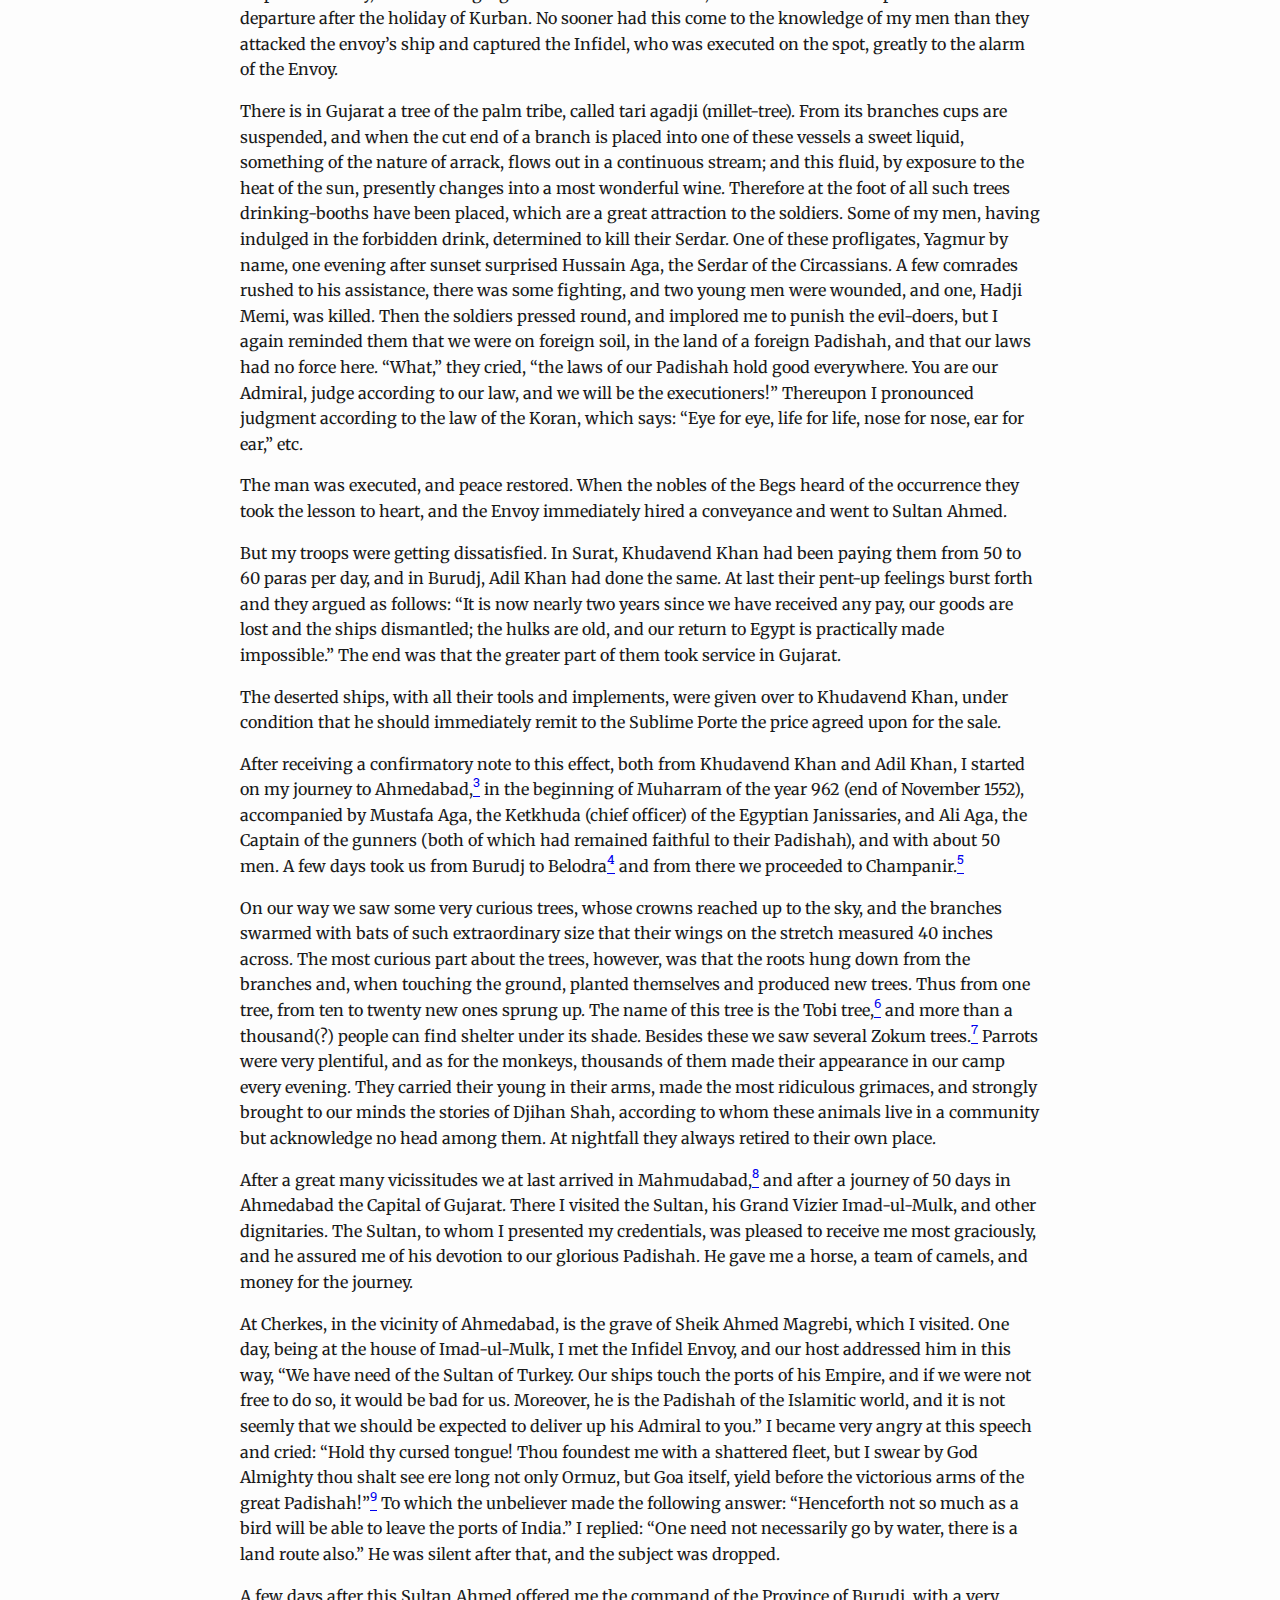
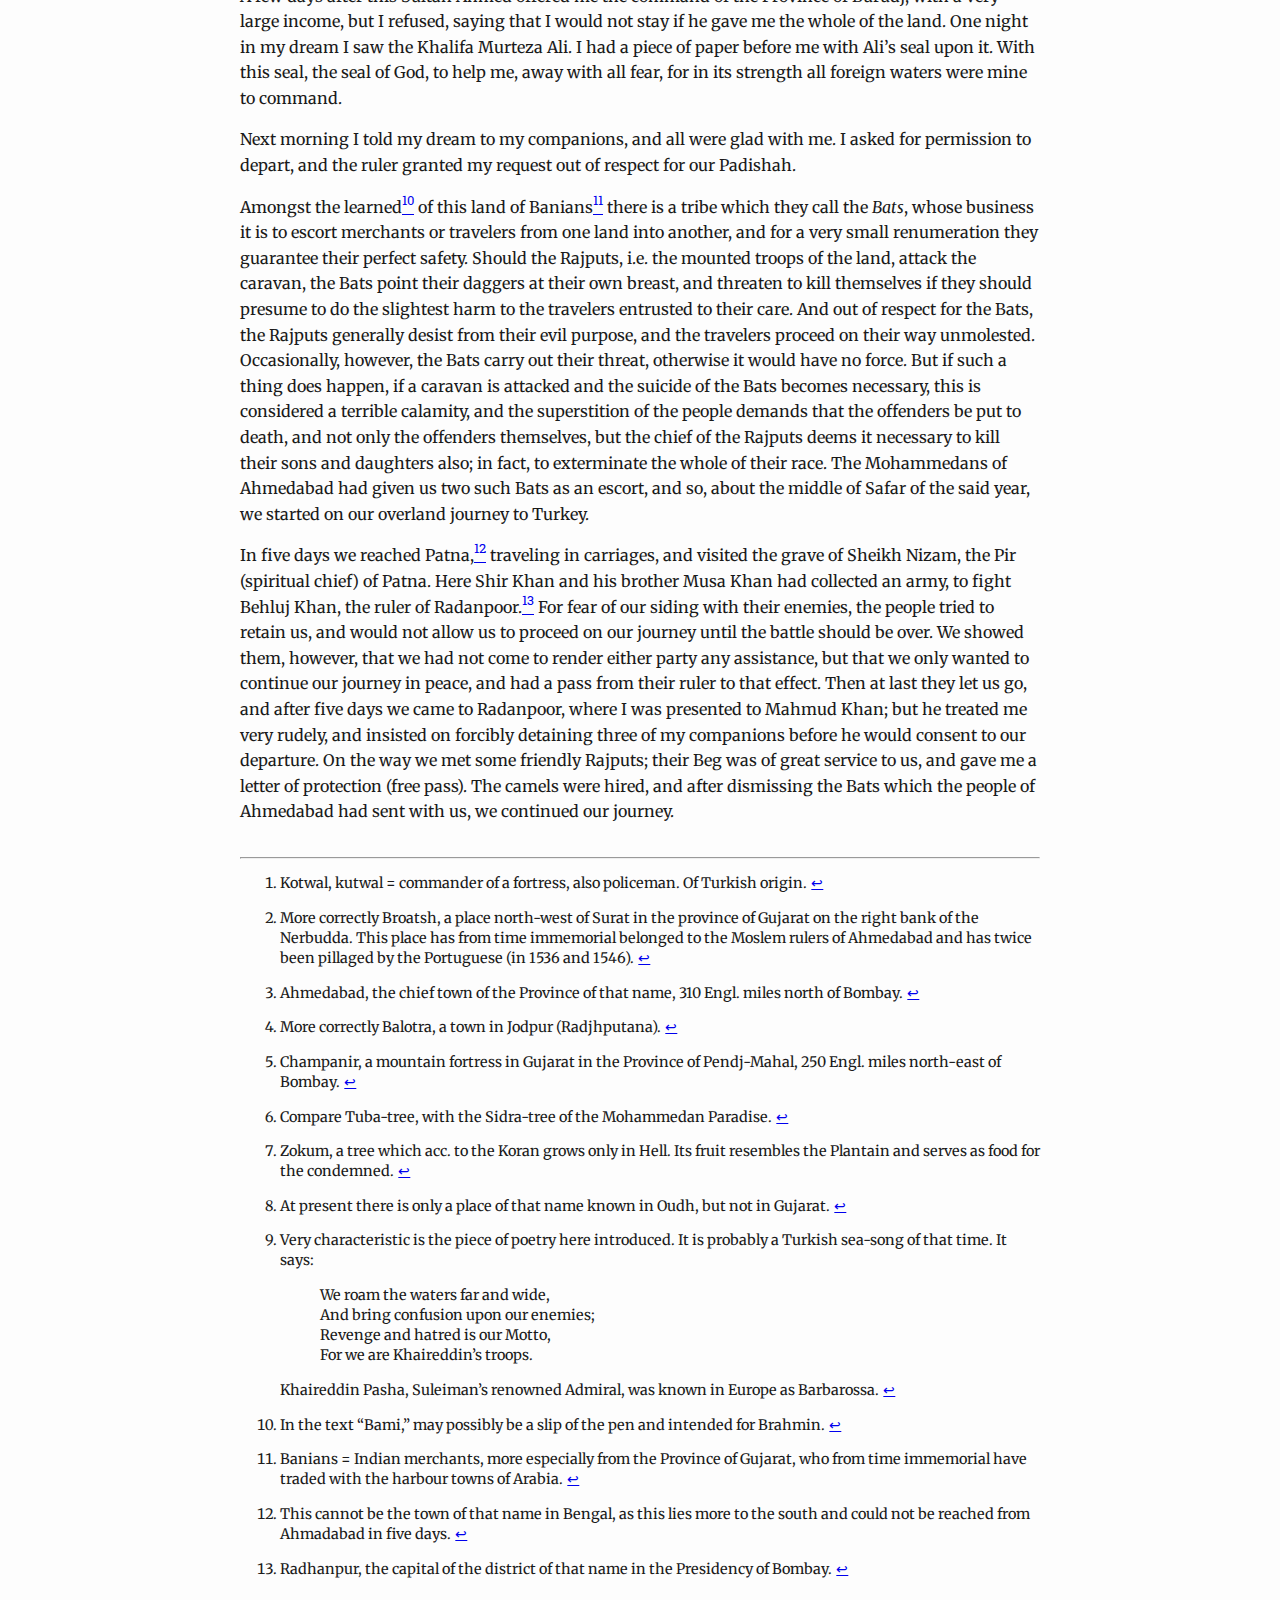
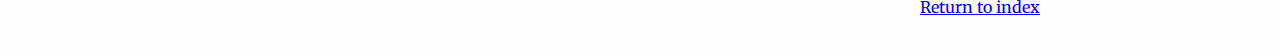
<file: pt-2/index.html>
<!doctype html>
<html xmlns="http://www.w3.org/1999/xhtml" lang="" xml:lang="">
  <head>
    <meta charset="utf-8" />
    <meta name="generator" content="pandoc" />
    <meta
      name="viewport"
      content="width=device-width, initial-scale=1.0, user-scalable=yes"
    />
    <title>Mir’atü’l-Memalik (pt. 2 of 7)</title>
    <style>
      code {
        white-space: pre-wrap;
      }
      span.smallcaps {
        font-variant: small-caps;
      }
      div.columns {
        display: flex;
        gap: min(4vw, 1.5em);
      }
      div.column {
        flex: auto;
        overflow-x: auto;
      }
      div.hanging-indent {
        margin-left: 1.5em;
        text-indent: -1.5em;
      }
      /* The extra [class] is a hack that increases specificity enough to
       override a similar rule in reveal.js */
      ul.task-list[class] {
        list-style: none;
      }
      ul.task-list li input[type="checkbox"] {
        font-size: inherit;
        width: 0.8em;
        margin: 0 0.8em 0.2em -1.6em;
        vertical-align: middle;
      }
      .display.math {
        display: block;
        text-align: center;
        margin: 0.5rem auto;
      }
    </style>
    <meta
      property="og:image"
      content="https://www.theobeers.com/sidi-ali/map.jpg"
    />
    <meta name="twitter:card" content="summary_large_image" />

    <link rel="preconnect" href="https://fonts.gstatic.com" />
    <link
      href="https://fonts.googleapis.com/css2?family=Merriweather:ital@0;1&display=swap"
      rel="stylesheet"
    />
    <link
      href="https://fonts.googleapis.com/css2?family=Roboto+Slab&text=0123456789&display=swap"
      rel="stylesheet"
    />

    <link href="../styles.css" rel="stylesheet" />

    <link href="#" rel="icon" />
  </head>
  <body>
    <p class="return-link"><a href="../">Return to index</a></p>
    <header id="title-block-header">
      <h1 class="title"><em>Mir’atü’l-Memalik</em> (pt. 2 of 7)</h1>
    </header>
    <h2>VI. What happened in the Province of Gujarat</h2>
    <p>
      After five days, in God’s mercy, the wind somewhat abated. All that was
      saved of the wreckage, cannon and other armament, we left with the
      Governor of Daman, Malik Esed, who since the time of Sultan Ahmed, the
      ruler of Gujarat, had held office there. In the harbor were some Djonk’s,
      i.e., Monsoon ships, belonging to Samiri [[= the Zamorin]], the ruler of
      Calicut [[= correcting V’s “Calcutta”]]. The captains came on board our
      ship and assured us of the devotion of their chief to the Padishah. They
      brought us a letter which said that Samiri was waging war day and night
      against the Portuguese Infidels, and that he was expecting the arrival of
      an Imperial feet from Egypt under the guidance of the pilot Ali, which was
      to put the Portuguese to flight. Melik Esed, the Governor, gave me to
      understand that the fleet of the Infidels was on its way, that it behooved
      us to avoid it and, if possible, to reach the fortress of Surat. This news
      frightened the crew. Some of them immediately took service under Melik
      Esed, and some went ashore in the boats and proceeded by land to Surat.
    </p>
    <p>
      I remained on board with a few faithful of the men, and after procuring a
      Dindjuy, or pilot-boat, for each vessel, we set out for the harbor of
      Surat. After great difficulties we reached the open. Presently the
      Kutwal,<a href="#fn1" class="footnote-ref" id="fnref1" role="doc-noteref"
        ><sup>1</sup></a
      >
      Aga Hamsa, hailed us with a letter from Umad-el-mulk, the Grand Vizier of
      Sultan Ahmed, who informed us that there were large numbers of Infidels
      about, and that Daman being a free port we had better be careful. He would
      allow us to come to Surat if we liked, as we were now in most perilous
      waters. This was exactly what we wanted to do, so we struggled on for five
      days longer, sailing at the flow, riding at anchor at the ebb of the tide,
      until at last we reached the harbor of Surat, fully three months after our
      departure from Basrah.
    </p>
    <p>
      Great was the joy of the Mohammedans at Surat when they saw us come; they
      hailed us as their deliverers (lit. Khidr), and said: “You have come to
      Gujarat in troublous times; never since the days of Noah has there been a
      flood like unto this last, but neither is it within the memory of man that
      a ship from Rum (Turkey) has landed on these coasts. We fervently hoped
      that God in his mercy would soon send an Ottoman fleet to Gujarat, to save
      this land for the Ottoman Empire and to deliver us from the Indian
      unbelievers.”
    </p>
    <p>
      The cause of the disturbances was this: After the death of Sultan Bahadur,
      the ruler of Gujarat, one of his relatives, a youth of twelve years old,
      had succeeded to the throne. The army had acknowledged him, but one of the
      nobles, Nasir-ul-Mulk, had refused to take the oath of allegiance, and had
      raised the umbrella (banner) of sovereignty on his own behalf. He had many
      adherents, took the stronghold of Burudj,<a
        href="#fn2"
        class="footnote-ref"
        id="fnref2"
        role="doc-noteref"
        ><sup>2</sup></a
      >
      left a sufficient garrison to keep it, proceeded himself to another town,
      and then called in the aid of the Governor of the Infidels (Portuguese) at
      Goa, promising that in return for his services the harbors on the coast of
      Gujarat, viz., Daman, Surat, Burudj, Ketbaye, Sumenat, Minglur, and
      Furmeyan, should be thrown open to the Portuguese, while he would retire
      to the land of the interior.
    </p>
    <p>
      Sultan Ahmed had immediately collected an army to go to Burudj, and when
      informed of our arrival he took from our troops 200 gunners and other men,
      and advanced toward Burudj. On the third day we who were left behind were
      attacked by the Infidel captains of Goa, Diu, Shiyul, Besai, and the
      Provador; five in all, commanding 7 large galleons and 80 gurabs. We went
      ashore, pitched our tents, and threw up entrenchments; for two whole
      months we were busy preparing for battle. But the tyrant Nasir-ul-Mulk,
      who had joined with the Infidels, had hired murderers to kill me; they
      were, however, discovered by the guard, and fled. Again another time he
      tried to poison my food; but being warned by the Kutwal of Surat, this
      attempt to take my life also failed. Meanwhile Sultan Ahmed had taken the
      stronghold of Burudj and sent two of his officers, Khudavend and
      Djihanghir, with elephants and troops to Surat, while he proceeded to
      Ahmedabad, where a youth called Ahmed, a relation of Sultan Ahmed, had in
      the meantime raised a revolt. A battle followed in which the usurper was
      wounded, Hasan Khan, one of his adherents, killed, and his army put to
      fiight. Sultan Ahmed reascended his throne, and as Nasir-ul-Mulk died of
      vexation over his misfortunes, peace was once more restored in Gujarat.
    </p>
    <p>
      When the Infidels heard of this they sent an Envoy to Khudavend Khan to
      say that they did not mind so much about Surat, but that their hostility
      was chiefly directed toward the Admiral of Egypt, viz., my humble person.
      They demanded that I should be given up to them, but were refused; and my
      soldiers would have killed the Envoy, but I reminded them that we were on
      foreign soil and must commit no rash deeds. It so happened that a runaway
      Infidel gunner from one of my ships had enlisted on the ship of the envoy,
      and knowing a good deal about our affairs, he had undertaken to prevent
      our departure after the holiday of Kurban. No sooner had this come to the
      knowledge of my men than they attacked the envoy’s ship and captured the
      Infidel, who was executed on the spot, greatly to the alarm of the Envoy.
    </p>
    <p>
      There is in Gujarat a tree of the palm tribe, called tari agadji
      (millet-tree). From its branches cups are suspended, and when the cut end
      of a branch is placed into one of these vessels a sweet liquid, something
      of the nature of arrack, flows out in a continuous stream; and this fluid,
      by exposure to the heat of the sun, presently changes into a most
      wonderful wine. Therefore at the foot of all such trees drinking-booths
      have been placed, which are a great attraction to the soldiers. Some of my
      men, having indulged in the forbidden drink, determined to kill their
      Serdar. One of these profligates, Yagmur by name, one evening after sunset
      surprised Hussain Aga, the Serdar of the Circassians. A few comrades
      rushed to his assistance, there was some fighting, and two young men were
      wounded, and one, Hadji Memi, was killed. Then the soldiers pressed round,
      and implored me to punish the evil-doers, but I again reminded them that
      we were on foreign soil, in the land of a foreign Padishah, and that our
      laws had no force here. “What,” they cried, “the laws of our Padishah hold
      good everywhere. You are our Admiral, judge according to our law, and we
      will be the executioners!” Thereupon I pronounced judgment according to
      the law of the Koran, which says: “Eye for eye, life for life, nose for
      nose, ear for ear,” etc.
    </p>
    <p>
      The man was executed, and peace restored. When the nobles of the Begs
      heard of the occurrence they took the lesson to heart, and the Envoy
      immediately hired a conveyance and went to Sultan Ahmed.
    </p>
    <p>
      But my troops were getting dissatisfied. In Surat, Khudavend Khan had been
      paying them from 50 to 60 paras per day, and in Burudj, Adil Khan had done
      the same. At last their pent-up feelings burst forth and they argued as
      follows: “It is now nearly two years since we have received any pay, our
      goods are lost and the ships dismantled; the hulks are old, and our return
      to Egypt is practically made impossible.” The end was that the greater
      part of them took service in Gujarat.
    </p>
    <p>
      The deserted ships, with all their tools and implements, were given over
      to Khudavend Khan, under condition that he should immediately remit to the
      Sublime Porte the price agreed upon for the sale.
    </p>
    <p>
      After receiving a confirmatory note to this effect, both from Khudavend
      Khan and Adil Khan, I started on my journey to Ahmedabad,<a
        href="#fn3"
        class="footnote-ref"
        id="fnref3"
        role="doc-noteref"
        ><sup>3</sup></a
      >
      in the beginning of Muharram of the year 962 (end of November 1552),
      accompanied by Mustafa Aga, the Ketkhuda (chief officer) of the Egyptian
      Janissaries, and Ali Aga, the Captain of the gunners (both of which had
      remained faithful to their Padishah), and with about 50 men. A few days
      took us from Burudj to Belodra<a
        href="#fn4"
        class="footnote-ref"
        id="fnref4"
        role="doc-noteref"
        ><sup>4</sup></a
      >
      and from there we proceeded to Champanir.<a
        href="#fn5"
        class="footnote-ref"
        id="fnref5"
        role="doc-noteref"
        ><sup>5</sup></a
      >
    </p>
    <p>
      On our way we saw some very curious trees, whose crowns reached up to the
      sky, and the branches swarmed with bats of such extraordinary size that
      their wings on the stretch measured 40 inches across. The most curious
      part about the trees, however, was that the roots hung down from the
      branches and, when touching the ground, planted themselves and produced
      new trees. Thus from one tree, from ten to twenty new ones sprung up. The
      name of this tree is the Tobi tree,<a
        href="#fn6"
        class="footnote-ref"
        id="fnref6"
        role="doc-noteref"
        ><sup>6</sup></a
      >
      and more than a thousand(?) people can find shelter under its shade.
      Besides these we saw several Zokum trees.<a
        href="#fn7"
        class="footnote-ref"
        id="fnref7"
        role="doc-noteref"
        ><sup>7</sup></a
      >
      Parrots were very plentiful, and as for the monkeys, thousands of them
      made their appearance in our camp every evening. They carried their young
      in their arms, made the most ridiculous grimaces, and strongly brought to
      our minds the stories of Djihan Shah, according to whom these animals live
      in a community but acknowledge no head among them. At nightfall they
      always retired to their own place.
    </p>
    <p>
      After a great many vicissitudes we at last arrived in Mahmudabad,<a
        href="#fn8"
        class="footnote-ref"
        id="fnref8"
        role="doc-noteref"
        ><sup>8</sup></a
      >
      and after a journey of 50 days in Ahmedabad the Capital of Gujarat. There
      I visited the Sultan, his Grand Vizier Imad-ul-Mulk, and other
      dignitaries. The Sultan, to whom I presented my credentials, was pleased
      to receive me most graciously, and he assured me of his devotion to our
      glorious Padishah. He gave me a horse, a team of camels, and money for the
      journey.
    </p>
    <p>
      At Cherkes, in the vicinity of Ahmedabad, is the grave of Sheik Ahmed
      Magrebi, which I visited. One day, being at the house of Imad-ul-Mulk, I
      met the Infidel Envoy, and our host addressed him in this way, “We have
      need of the Sultan of Turkey. Our ships touch the ports of his Empire, and
      if we were not free to do so, it would be bad for us. Moreover, he is the
      Padishah of the Islamitic world, and it is not seemly that we should be
      expected to deliver up his Admiral to you.” I became very angry at this
      speech and cried: “Hold thy cursed tongue! Thou foundest me with a
      shattered fleet, but I swear by God Almighty thou shalt see ere long not
      only Ormuz, but Goa itself, yield before the victorious arms of the great
      Padishah!”<a
        href="#fn9"
        class="footnote-ref"
        id="fnref9"
        role="doc-noteref"
        ><sup>9</sup></a
      >
      To which the unbeliever made the following answer: “Henceforth not so much
      as a bird will be able to leave the ports of India.” I replied: “One need
      not necessarily go by water, there is a land route also.” He was silent
      after that, and the subject was dropped.
    </p>
    <p>
      A few days after this Sultan Ahmed offered me the command of the Province
      of Burudj, with a very large income, but I refused, saying that I would
      not stay if he gave me the whole of the land. One night in my dream I saw
      the Khalifa Murteza Ali. I had a piece of paper before me with Ali’s seal
      upon it. With this seal, the seal of God, to help me, away with all fear,
      for in its strength all foreign waters were mine to command.
    </p>
    <p>
      Next morning I told my dream to my companions, and all were glad with me.
      I asked for permission to depart, and the ruler granted my request out of
      respect for our Padishah.
    </p>
    <p>
      Amongst the learned<a
        href="#fn10"
        class="footnote-ref"
        id="fnref10"
        role="doc-noteref"
        ><sup>10</sup></a
      >
      of this land of Banians<a
        href="#fn11"
        class="footnote-ref"
        id="fnref11"
        role="doc-noteref"
        ><sup>11</sup></a
      >
      there is a tribe which they call the <em>Bats</em>, whose business it is
      to escort merchants or travelers from one land into another, and for a
      very small renumeration they guarantee their perfect safety. Should the
      Rajputs, i.e. the mounted troops of the land, attack the caravan, the Bats
      point their daggers at their own breast, and threaten to kill themselves
      if they should presume to do the slightest harm to the travelers entrusted
      to their care. And out of respect for the Bats, the Rajputs generally
      desist from their evil purpose, and the travelers proceed on their way
      unmolested. Occasionally, however, the Bats carry out their threat,
      otherwise it would have no force. But if such a thing does happen, if a
      caravan is attacked and the suicide of the Bats becomes necessary, this is
      considered a terrible calamity, and the superstition of the people demands
      that the offenders be put to death, and not only the offenders themselves,
      but the chief of the Rajputs deems it necessary to kill their sons and
      daughters also; in fact, to exterminate the whole of their race. The
      Mohammedans of Ahmedabad had given us two such Bats as an escort, and so,
      about the middle of Safar of the said year, we started on our overland
      journey to Turkey.
    </p>
    <p>
      In five days we reached Patna,<a
        href="#fn12"
        class="footnote-ref"
        id="fnref12"
        role="doc-noteref"
        ><sup>12</sup></a
      >
      traveling in carriages, and visited the grave of Sheikh Nizam, the Pir
      (spiritual chief) of Patna. Here Shir Khan and his brother Musa Khan had
      collected an army, to fight Behluj Khan, the ruler of Radanpoor.<a
        href="#fn13"
        class="footnote-ref"
        id="fnref13"
        role="doc-noteref"
        ><sup>13</sup></a
      >
      For fear of our siding with their enemies, the people tried to retain us,
      and would not allow us to proceed on our journey until the battle should
      be over. We showed them, however, that we had not come to render either
      party any assistance, but that we only wanted to continue our journey in
      peace, and had a pass from their ruler to that effect. Then at last they
      let us go, and after five days we came to Radanpoor, where I was presented
      to Mahmud Khan; but he treated me very rudely, and insisted on forcibly
      detaining three of my companions before he would consent to our departure.
      On the way we met some friendly Rajputs; their Beg was of great service to
      us, and gave me a letter of protection (free pass). The camels were hired,
      and after dismissing the Bats which the people of Ahmedabad had sent with
      us, we continued our journey.
    </p>
    <section
      id="footnotes"
      class="footnotes footnotes-end-of-document"
      role="doc-endnotes"
    >
      <hr />
      <ol>
        <li id="fn1">
          <p>
            Kotwal, kutwal = commander of a fortress, also policeman. Of Turkish
            origin.<a href="#fnref1" class="footnote-back" role="doc-backlink"
              >↩︎</a
            >
          </p>
        </li>
        <li id="fn2">
          <p>
            More correctly Broatsh, a place north-west of Surat in the province
            of Gujarat on the right bank of the Nerbudda. This place has from
            time immemorial belonged to the Moslem rulers of Ahmedabad and has
            twice been pillaged by the Portuguese (in 1536 and 1546).<a
              href="#fnref2"
              class="footnote-back"
              role="doc-backlink"
              >↩︎</a
            >
          </p>
        </li>
        <li id="fn3">
          <p>
            Ahmedabad, the chief town of the Province of that name, 310 Engl.
            miles north of Bombay.<a
              href="#fnref3"
              class="footnote-back"
              role="doc-backlink"
              >↩︎</a
            >
          </p>
        </li>
        <li id="fn4">
          <p>
            More correctly Balotra, a town in Jodpur (Radjhputana).<a
              href="#fnref4"
              class="footnote-back"
              role="doc-backlink"
              >↩︎</a
            >
          </p>
        </li>
        <li id="fn5">
          <p>
            Champanir, a mountain fortress in Gujarat in the Province of
            Pendj-Mahal, 250 Engl. miles north-east of Bombay.<a
              href="#fnref5"
              class="footnote-back"
              role="doc-backlink"
              >↩︎</a
            >
          </p>
        </li>
        <li id="fn6">
          <p>
            Compare Tuba-tree, with the Sidra-tree of the Mohammedan Paradise.<a
              href="#fnref6"
              class="footnote-back"
              role="doc-backlink"
              >↩︎</a
            >
          </p>
        </li>
        <li id="fn7">
          <p>
            Zokum, a tree which acc. to the Koran grows only in Hell. Its fruit
            resembles the Plantain and serves as food for the condemned.<a
              href="#fnref7"
              class="footnote-back"
              role="doc-backlink"
              >↩︎</a
            >
          </p>
        </li>
        <li id="fn8">
          <p>
            At present there is only a place of that name known in Oudh, but not
            in Gujarat.<a
              href="#fnref8"
              class="footnote-back"
              role="doc-backlink"
              >↩︎</a
            >
          </p>
        </li>
        <li id="fn9">
          <p>
            Very characteristic is the piece of poetry here introduced. It is
            probably a Turkish sea-song of that time. It says:
          </p>
          <blockquote>
            <p>
              We roam the waters far and wide,<br />
              And bring confusion upon our enemies;<br />
              Revenge and hatred is our Motto,<br />
              For we are Khaireddin’s troops.
            </p>
          </blockquote>
          <p>
            Khaireddin Pasha, Suleiman’s renowned Admiral, was known in Europe
            as Barbarossa.<a
              href="#fnref9"
              class="footnote-back"
              role="doc-backlink"
              >↩︎</a
            >
          </p>
        </li>
        <li id="fn10">
          <p>
            In the text “Bami,” may possibly be a slip of the pen and intended
            for Brahmin.<a
              href="#fnref10"
              class="footnote-back"
              role="doc-backlink"
              >↩︎</a
            >
          </p>
        </li>
        <li id="fn11">
          <p>
            Banians = Indian merchants, more especially from the Province of
            Gujarat, who from time immemorial have traded with the harbour towns
            of Arabia.<a
              href="#fnref11"
              class="footnote-back"
              role="doc-backlink"
              >↩︎</a
            >
          </p>
        </li>
        <li id="fn12">
          <p>
            This cannot be the town of that name in Bengal, as this lies more to
            the south and could not be reached from Ahmadabad in five days.<a
              href="#fnref12"
              class="footnote-back"
              role="doc-backlink"
              >↩︎</a
            >
          </p>
        </li>
        <li id="fn13">
          <p>
            Radhanpur, the capital of the district of that name in the
            Presidency of Bombay.<a
              href="#fnref13"
              class="footnote-back"
              role="doc-backlink"
              >↩︎</a
            >
          </p>
        </li>
      </ol>
    </section>
    <p class="return-link"><a href="../">Return to index</a></p>
  </body>
</html>
</file>
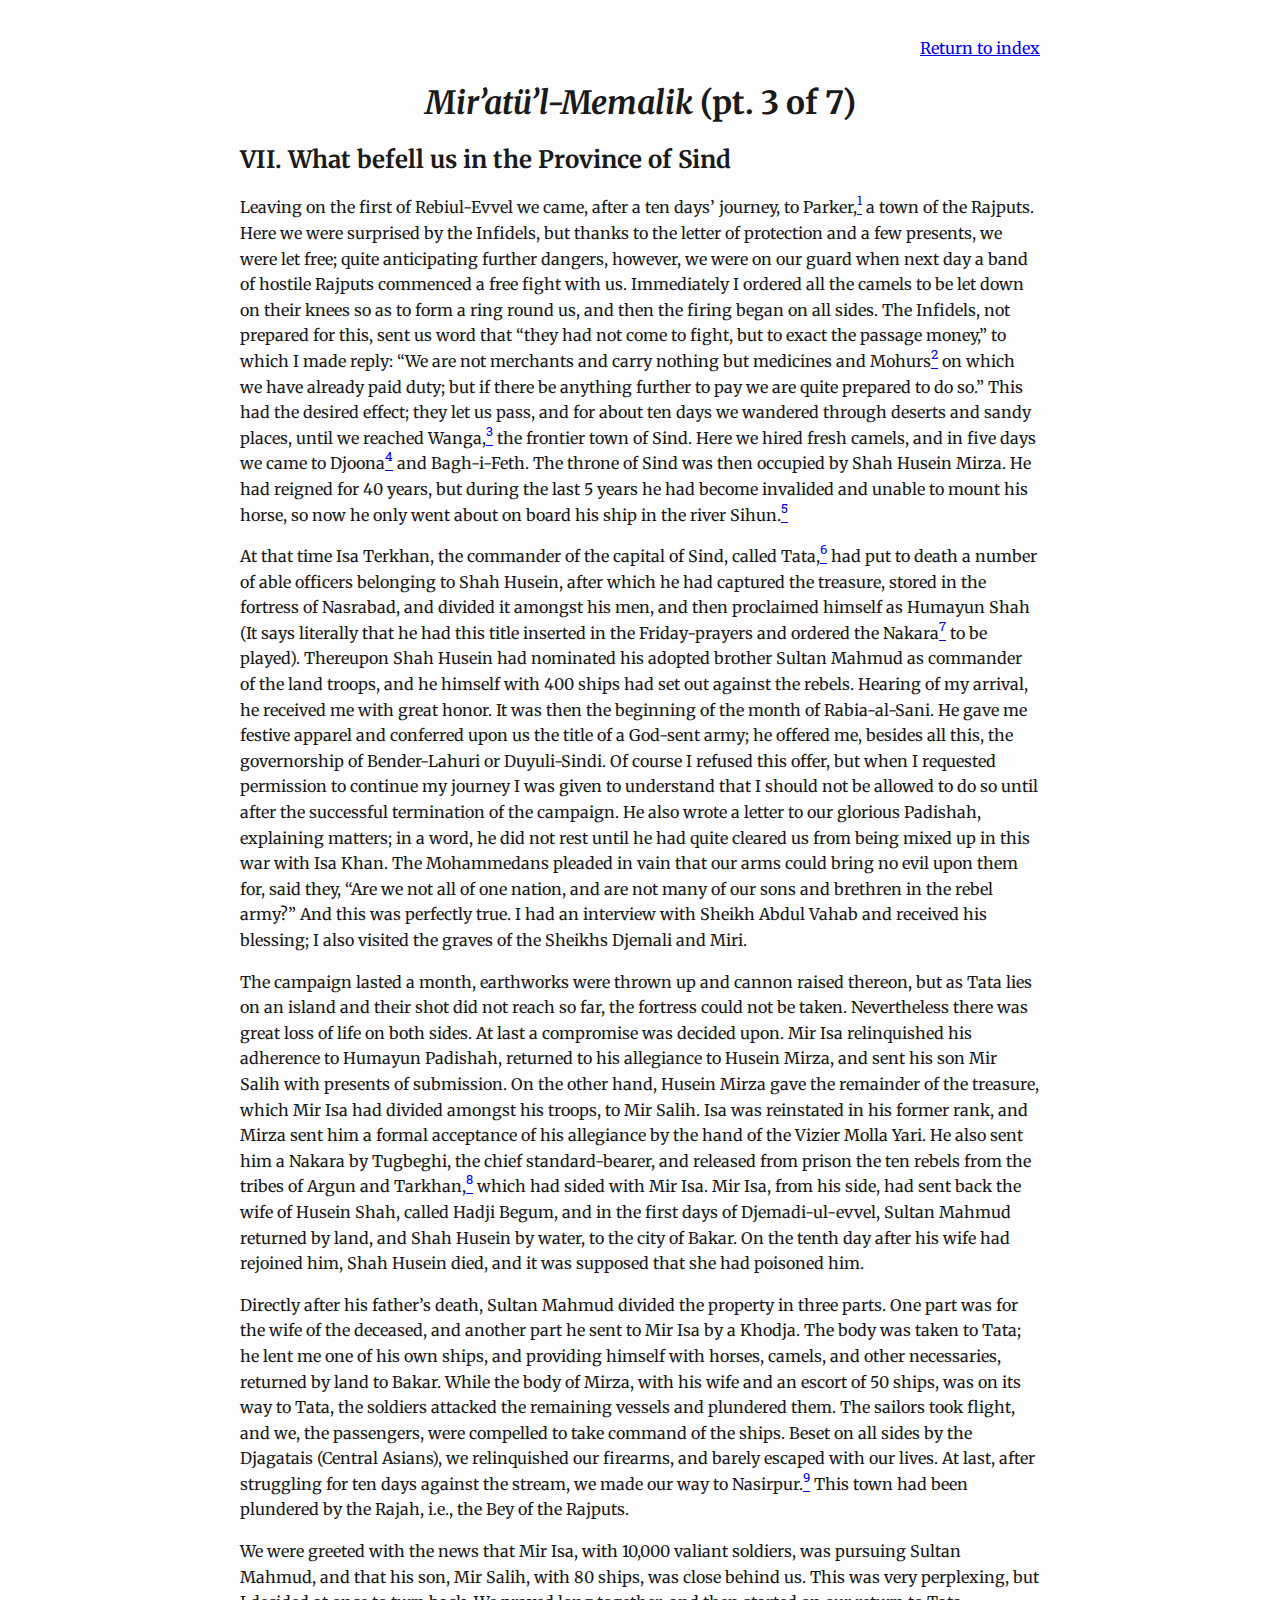
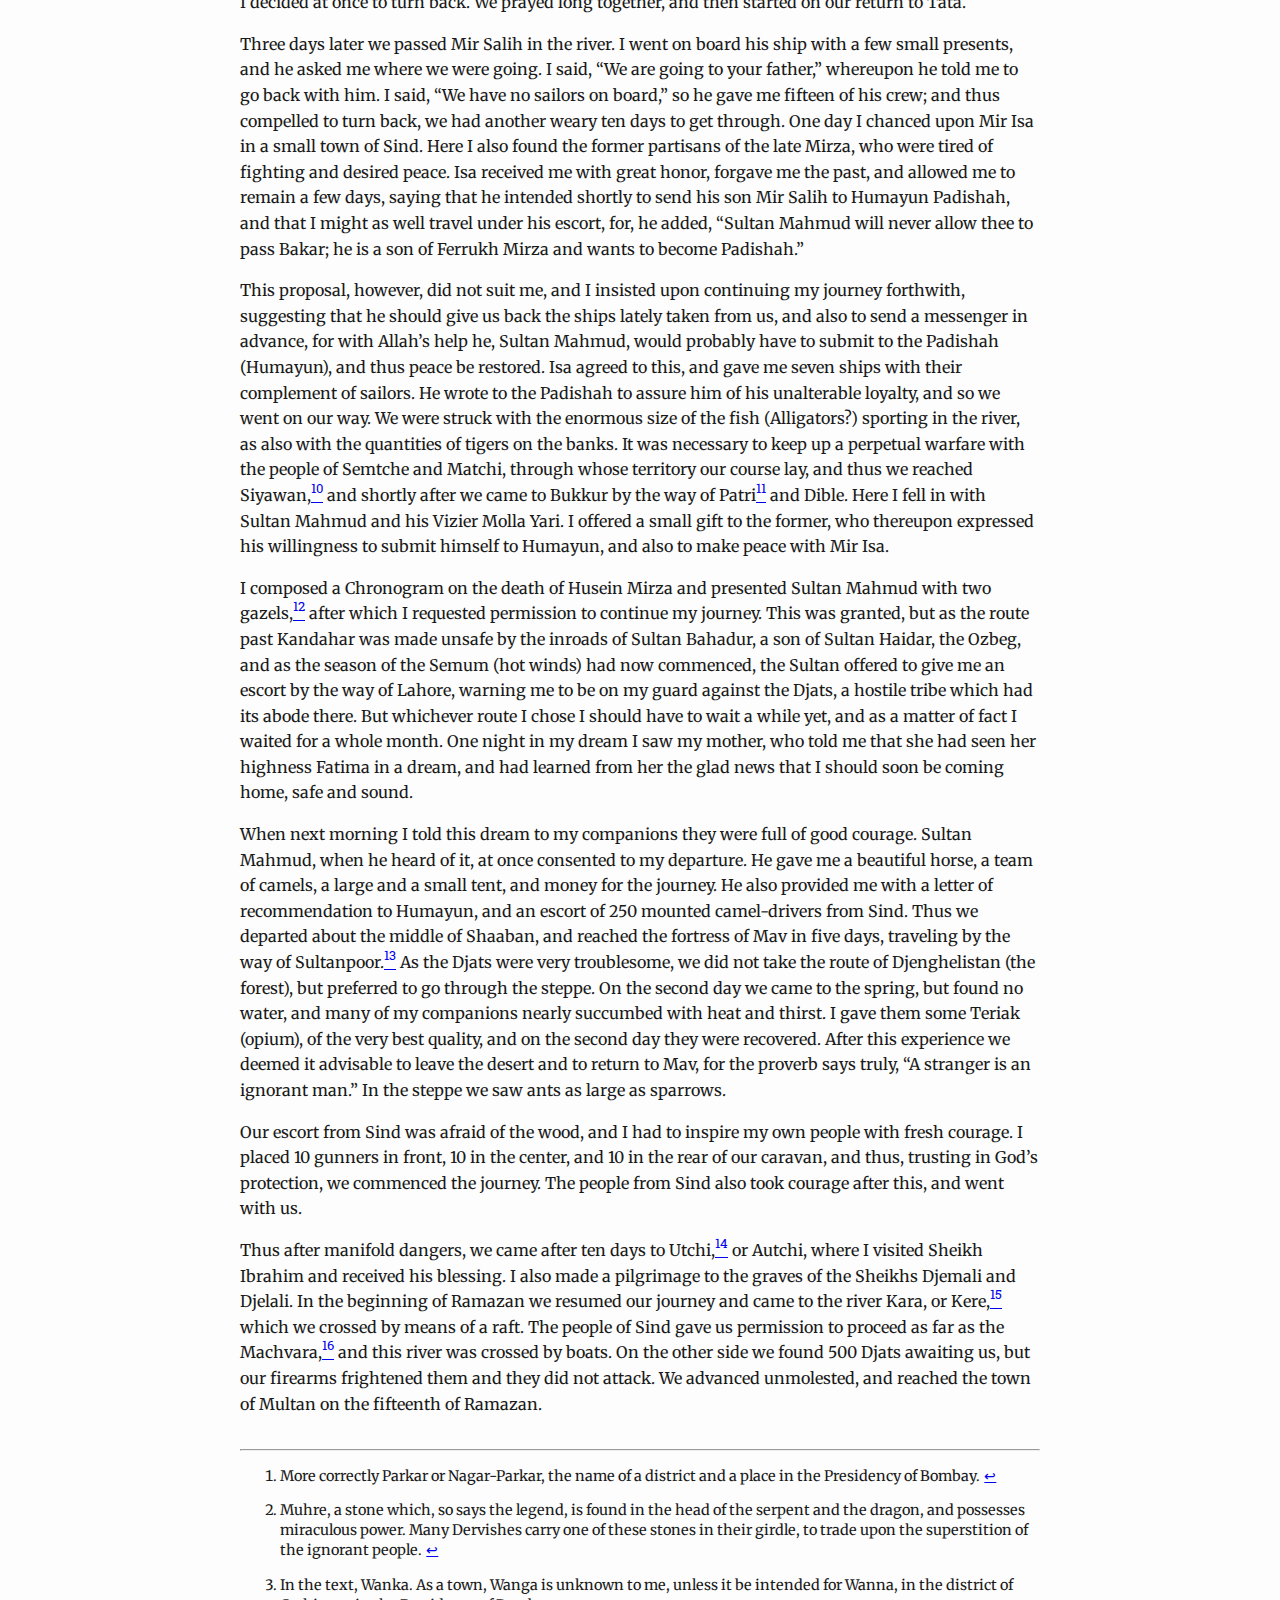
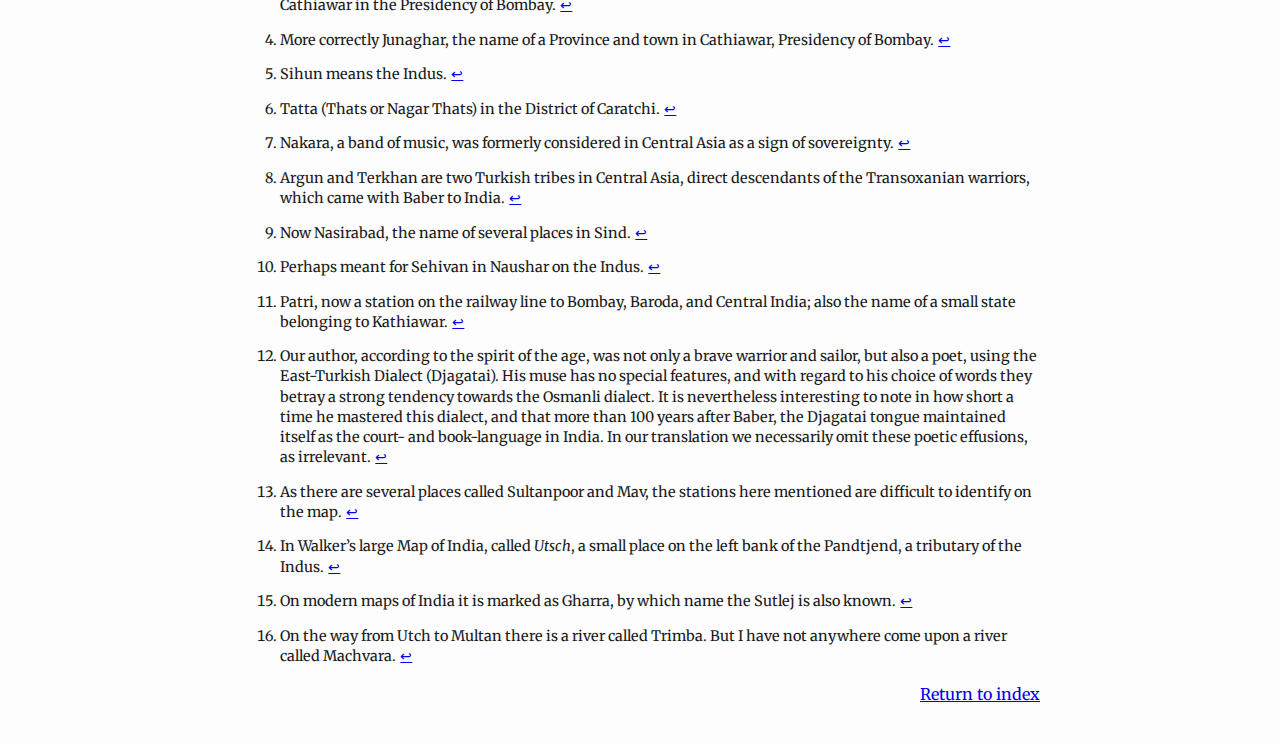
<file: pt-3/index.html>
<!doctype html>
<html xmlns="http://www.w3.org/1999/xhtml" lang="" xml:lang="">
  <head>
    <meta charset="utf-8" />
    <meta name="generator" content="pandoc" />
    <meta
      name="viewport"
      content="width=device-width, initial-scale=1.0, user-scalable=yes"
    />
    <title>Mir’atü’l-Memalik (pt. 3 of 7)</title>
    <style>
      code {
        white-space: pre-wrap;
      }
      span.smallcaps {
        font-variant: small-caps;
      }
      div.columns {
        display: flex;
        gap: min(4vw, 1.5em);
      }
      div.column {
        flex: auto;
        overflow-x: auto;
      }
      div.hanging-indent {
        margin-left: 1.5em;
        text-indent: -1.5em;
      }
      /* The extra [class] is a hack that increases specificity enough to
       override a similar rule in reveal.js */
      ul.task-list[class] {
        list-style: none;
      }
      ul.task-list li input[type="checkbox"] {
        font-size: inherit;
        width: 0.8em;
        margin: 0 0.8em 0.2em -1.6em;
        vertical-align: middle;
      }
      .display.math {
        display: block;
        text-align: center;
        margin: 0.5rem auto;
      }
    </style>
    <meta
      property="og:image"
      content="https://www.theobeers.com/sidi-ali/map.jpg"
    />
    <meta name="twitter:card" content="summary_large_image" />

    <link rel="preconnect" href="https://fonts.gstatic.com" />
    <link
      href="https://fonts.googleapis.com/css2?family=Merriweather:ital@0;1&display=swap"
      rel="stylesheet"
    />
    <link
      href="https://fonts.googleapis.com/css2?family=Roboto+Slab&text=0123456789&display=swap"
      rel="stylesheet"
    />

    <link href="../styles.css" rel="stylesheet" />

    <link href="#" rel="icon" />
  </head>
  <body>
    <p class="return-link"><a href="../">Return to index</a></p>
    <header id="title-block-header">
      <h1 class="title"><em>Mir’atü’l-Memalik</em> (pt. 3 of 7)</h1>
    </header>
    <h2>VII. What befell us in the Province of Sind</h2>
    <p>
      Leaving on the first of Rebiul-Evvel we came, after a ten days’ journey,
      to Parker,<a
        href="#fn1"
        class="footnote-ref"
        id="fnref1"
        role="doc-noteref"
        ><sup>1</sup></a
      >
      a town of the Rajputs. Here we were surprised by the Infidels, but thanks
      to the letter of protection and a few presents, we were let free; quite
      anticipating further dangers, however, we were on our guard when next day
      a band of hostile Rajputs commenced a free fight with us. Immediately I
      ordered all the camels to be let down on their knees so as to form a ring
      round us, and then the firing began on all sides. The Infidels, not
      prepared for this, sent us word that “they had not come to fight, but to
      exact the passage money,” to which I made reply: “We are not merchants and
      carry nothing but medicines and Mohurs<a
        href="#fn2"
        class="footnote-ref"
        id="fnref2"
        role="doc-noteref"
        ><sup>2</sup></a
      >
      on which we have already paid duty; but if there be anything further to
      pay we are quite prepared to do so.” This had the desired effect; they let
      us pass, and for about ten days we wandered through deserts and sandy
      places, until we reached Wanga,<a
        href="#fn3"
        class="footnote-ref"
        id="fnref3"
        role="doc-noteref"
        ><sup>3</sup></a
      >
      the frontier town of Sind. Here we hired fresh camels, and in five days we
      came to Djoona<a
        href="#fn4"
        class="footnote-ref"
        id="fnref4"
        role="doc-noteref"
        ><sup>4</sup></a
      >
      and Bagh-i-Feth. The throne of Sind was then occupied by Shah Husein
      Mirza. He had reigned for 40 years, but during the last 5 years he had
      become invalided and unable to mount his horse, so now he only went about
      on board his ship in the river Sihun.<a
        href="#fn5"
        class="footnote-ref"
        id="fnref5"
        role="doc-noteref"
        ><sup>5</sup></a
      >
    </p>
    <p>
      At that time Isa Terkhan, the commander of the capital of Sind, called
      Tata,<a href="#fn6" class="footnote-ref" id="fnref6" role="doc-noteref"
        ><sup>6</sup></a
      >
      had put to death a number of able officers belonging to Shah Husein, after
      which he had captured the treasure, stored in the fortress of Nasrabad,
      and divided it amongst his men, and then proclaimed himself as Humayun
      Shah (It says literally that he had this title inserted in the
      Friday-prayers and ordered the Nakara<a
        href="#fn7"
        class="footnote-ref"
        id="fnref7"
        role="doc-noteref"
        ><sup>7</sup></a
      >
      to be played). Thereupon Shah Husein had nominated his adopted brother
      Sultan Mahmud as commander of the land troops, and he himself with 400
      ships had set out against the rebels. Hearing of my arrival, he received
      me with great honor. It was then the beginning of the month of
      Rabia-al-Sani. He gave me festive apparel and conferred upon us the title
      of a God-sent army; he offered me, besides all this, the governorship of
      Bender-Lahuri or Duyuli-Sindi. Of course I refused this offer, but when I
      requested permission to continue my journey I was given to understand that
      I should not be allowed to do so until after the successful termination of
      the campaign. He also wrote a letter to our glorious Padishah, explaining
      matters; in a word, he did not rest until he had quite cleared us from
      being mixed up in this war with Isa Khan. The Mohammedans pleaded in vain
      that our arms could bring no evil upon them for, said they, “Are we not
      all of one nation, and are not many of our sons and brethren in the rebel
      army?” And this was perfectly true. I had an interview with Sheikh Abdul
      Vahab and received his blessing; I also visited the graves of the Sheikhs
      Djemali and Miri.
    </p>
    <p>
      The campaign lasted a month, earthworks were thrown up and cannon raised
      thereon, but as Tata lies on an island and their shot did not reach so
      far, the fortress could not be taken. Nevertheless there was great loss of
      life on both sides. At last a compromise was decided upon. Mir Isa
      relinquished his adherence to Humayun Padishah, returned to his allegiance
      to Husein Mirza, and sent his son Mir Salih with presents of submission.
      On the other hand, Husein Mirza gave the remainder of the treasure, which
      Mir Isa had divided amongst his troops, to Mir Salih. Isa was reinstated
      in his former rank, and Mirza sent him a formal acceptance of his
      allegiance by the hand of the Vizier Molla Yari. He also sent him a Nakara
      by Tugbeghi, the chief standard-bearer, and released from prison the ten
      rebels from the tribes of Argun and Tarkhan,<a
        href="#fn8"
        class="footnote-ref"
        id="fnref8"
        role="doc-noteref"
        ><sup>8</sup></a
      >
      which had sided with Mir Isa. Mir Isa, from his side, had sent back the
      wife of Husein Shah, called Hadji Begum, and in the first days of
      Djemadi-ul-evvel, Sultan Mahmud returned by land, and Shah Husein by
      water, to the city of Bakar. On the tenth day after his wife had rejoined
      him, Shah Husein died, and it was supposed that she had poisoned him.
    </p>
    <p>
      Directly after his father’s death, Sultan Mahmud divided the property in
      three parts. One part was for the wife of the deceased, and another part
      he sent to Mir Isa by a Khodja. The body was taken to Tata; he lent me one
      of his own ships, and providing himself with horses, camels, and other
      necessaries, returned by land to Bakar. While the body of Mirza, with his
      wife and an escort of 50 ships, was on its way to Tata, the soldiers
      attacked the remaining vessels and plundered them. The sailors took
      flight, and we, the passengers, were compelled to take command of the
      ships. Beset on all sides by the Djagatais (Central Asians), we
      relinquished our firearms, and barely escaped with our lives. At last,
      after struggling for ten days against the stream, we made our way to
      Nasirpur.<a
        href="#fn9"
        class="footnote-ref"
        id="fnref9"
        role="doc-noteref"
        ><sup>9</sup></a
      >
      This town had been plundered by the Rajah, i.e., the Bey of the Rajputs.
    </p>
    <p>
      We were greeted with the news that Mir Isa, with 10,000 valiant soldiers,
      was pursuing Sultan Mahmud, and that his son, Mir Salih, with 80 ships,
      was close behind us. This was very perplexing, but I decided at once to
      turn back. We prayed long together, and then started on our return to
      Tata.
    </p>
    <p>
      Three days later we passed Mir Salih in the river. I went on board his
      ship with a few small presents, and he asked me where we were going. I
      said, “We are going to your father,” whereupon he told me to go back with
      him. I said, “We have no sailors on board,” so he gave me fifteen of his
      crew; and thus compelled to turn back, we had another weary ten days to
      get through. One day I chanced upon Mir Isa in a small town of Sind. Here
      I also found the former partisans of the late Mirza, who were tired of
      fighting and desired peace. Isa received me with great honor, forgave me
      the past, and allowed me to remain a few days, saying that he intended
      shortly to send his son Mir Salih to Humayun Padishah, and that I might as
      well travel under his escort, for, he added, “Sultan Mahmud will never
      allow thee to pass Bakar; he is a son of Ferrukh Mirza and wants to become
      Padishah.”
    </p>
    <p>
      This proposal, however, did not suit me, and I insisted upon continuing my
      journey forthwith, suggesting that he should give us back the ships lately
      taken from us, and also to send a messenger in advance, for with Allah’s
      help he, Sultan Mahmud, would probably have to submit to the Padishah
      (Humayun), and thus peace be restored. Isa agreed to this, and gave me
      seven ships with their complement of sailors. He wrote to the Padishah to
      assure him of his unalterable loyalty, and so we went on our way. We were
      struck with the enormous size of the fish (Alligators?) sporting in the
      river, as also with the quantities of tigers on the banks. It was
      necessary to keep up a perpetual warfare with the people of Semtche and
      Matchi, through whose territory our course lay, and thus we reached
      Siyawan,<a
        href="#fn10"
        class="footnote-ref"
        id="fnref10"
        role="doc-noteref"
        ><sup>10</sup></a
      >
      and shortly after we came to Bukkur by the way of Patri<a
        href="#fn11"
        class="footnote-ref"
        id="fnref11"
        role="doc-noteref"
        ><sup>11</sup></a
      >
      and Dible. Here I fell in with Sultan Mahmud and his Vizier Molla Yari. I
      offered a small gift to the former, who thereupon expressed his
      willingness to submit himself to Humayun, and also to make peace with Mir
      Isa.
    </p>
    <p>
      I composed a Chronogram on the death of Husein Mirza and presented Sultan
      Mahmud with two gazels,<a
        href="#fn12"
        class="footnote-ref"
        id="fnref12"
        role="doc-noteref"
        ><sup>12</sup></a
      >
      after which I requested permission to continue my journey. This was
      granted, but as the route past Kandahar was made unsafe by the inroads of
      Sultan Bahadur, a son of Sultan Haidar, the Ozbeg, and as the season of
      the Semum (hot winds) had now commenced, the Sultan offered to give me an
      escort by the way of Lahore, warning me to be on my guard against the
      Djats, a hostile tribe which had its abode there. But whichever route I
      chose I should have to wait a while yet, and as a matter of fact I waited
      for a whole month. One night in my dream I saw my mother, who told me that
      she had seen her highness Fatima in a dream, and had learned from her the
      glad news that I should soon be coming home, safe and sound.
    </p>
    <p>
      When next morning I told this dream to my companions they were full of
      good courage. Sultan Mahmud, when he heard of it, at once consented to my
      departure. He gave me a beautiful horse, a team of camels, a large and a
      small tent, and money for the journey. He also provided me with a letter
      of recommendation to Humayun, and an escort of 250 mounted camel-drivers
      from Sind. Thus we departed about the middle of Shaaban, and reached the
      fortress of Mav in five days, traveling by the way of Sultanpoor.<a
        href="#fn13"
        class="footnote-ref"
        id="fnref13"
        role="doc-noteref"
        ><sup>13</sup></a
      >
      As the Djats were very troublesome, we did not take the route of
      Djenghelistan (the forest), but preferred to go through the steppe. On the
      second day we came to the spring, but found no water, and many of my
      companions nearly succumbed with heat and thirst. I gave them some Teriak
      (opium), of the very best quality, and on the second day they were
      recovered. After this experience we deemed it advisable to leave the
      desert and to return to Mav, for the proverb says truly, “A stranger is an
      ignorant man.” In the steppe we saw ants as large as sparrows.
    </p>
    <p>
      Our escort from Sind was afraid of the wood, and I had to inspire my own
      people with fresh courage. I placed 10 gunners in front, 10 in the center,
      and 10 in the rear of our caravan, and thus, trusting in God’s protection,
      we commenced the journey. The people from Sind also took courage after
      this, and went with us.
    </p>
    <p>
      Thus after manifold dangers, we came after ten days to Utchi,<a
        href="#fn14"
        class="footnote-ref"
        id="fnref14"
        role="doc-noteref"
        ><sup>14</sup></a
      >
      or Autchi, where I visited Sheikh Ibrahim and received his blessing. I
      also made a pilgrimage to the graves of the Sheikhs Djemali and Djelali.
      In the beginning of Ramazan we resumed our journey and came to the river
      Kara, or Kere,<a
        href="#fn15"
        class="footnote-ref"
        id="fnref15"
        role="doc-noteref"
        ><sup>15</sup></a
      >
      which we crossed by means of a raft. The people of Sind gave us permission
      to proceed as far as the Machvara,<a
        href="#fn16"
        class="footnote-ref"
        id="fnref16"
        role="doc-noteref"
        ><sup>16</sup></a
      >
      and this river was crossed by boats. On the other side we found 500 Djats
      awaiting us, but our firearms frightened them and they did not attack. We
      advanced unmolested, and reached the town of Multan on the fifteenth of
      Ramazan.
    </p>
    <section
      id="footnotes"
      class="footnotes footnotes-end-of-document"
      role="doc-endnotes"
    >
      <hr />
      <ol>
        <li id="fn1">
          <p>
            More correctly Parkar or Nagar-Parkar, the name of a district and a
            place in the Presidency of Bombay.<a
              href="#fnref1"
              class="footnote-back"
              role="doc-backlink"
              >↩︎</a
            >
          </p>
        </li>
        <li id="fn2">
          <p>
            Muhre, a stone which, so says the legend, is found in the head of
            the serpent and the dragon, and possesses miraculous power. Many
            Dervishes carry one of these stones in their girdle, to trade upon
            the superstition of the ignorant people.<a
              href="#fnref2"
              class="footnote-back"
              role="doc-backlink"
              >↩︎</a
            >
          </p>
        </li>
        <li id="fn3">
          <p>
            In the text, Wanka. As a town, Wanga is unknown to me, unless it be
            intended for Wanna, in the district of Cathiawar in the Presidency
            of Bombay.<a
              href="#fnref3"
              class="footnote-back"
              role="doc-backlink"
              >↩︎</a
            >
          </p>
        </li>
        <li id="fn4">
          <p>
            More correctly Junaghar, the name of a Province and town in
            Cathiawar, Presidency of Bombay.<a
              href="#fnref4"
              class="footnote-back"
              role="doc-backlink"
              >↩︎</a
            >
          </p>
        </li>
        <li id="fn5">
          <p>
            Sihun means the Indus.<a
              href="#fnref5"
              class="footnote-back"
              role="doc-backlink"
              >↩︎</a
            >
          </p>
        </li>
        <li id="fn6">
          <p>
            Tatta (Thats or Nagar Thats) in the District of Caratchi.<a
              href="#fnref6"
              class="footnote-back"
              role="doc-backlink"
              >↩︎</a
            >
          </p>
        </li>
        <li id="fn7">
          <p>
            Nakara, a band of music, was formerly considered in Central Asia as
            a sign of sovereignty.<a
              href="#fnref7"
              class="footnote-back"
              role="doc-backlink"
              >↩︎</a
            >
          </p>
        </li>
        <li id="fn8">
          <p>
            Argun and Terkhan are two Turkish tribes in Central Asia, direct
            descendants of the Transoxanian warriors, which came with Baber to
            India.<a href="#fnref8" class="footnote-back" role="doc-backlink"
              >↩︎</a
            >
          </p>
        </li>
        <li id="fn9">
          <p>
            Now Nasirabad, the name of several places in Sind.<a
              href="#fnref9"
              class="footnote-back"
              role="doc-backlink"
              >↩︎</a
            >
          </p>
        </li>
        <li id="fn10">
          <p>
            Perhaps meant for Sehivan in Naushar on the Indus.<a
              href="#fnref10"
              class="footnote-back"
              role="doc-backlink"
              >↩︎</a
            >
          </p>
        </li>
        <li id="fn11">
          <p>
            Patri, now a station on the railway line to Bombay, Baroda, and
            Central India; also the name of a small state belonging to
            Kathiawar.<a
              href="#fnref11"
              class="footnote-back"
              role="doc-backlink"
              >↩︎</a
            >
          </p>
        </li>
        <li id="fn12">
          <p>
            Our author, according to the spirit of the age, was not only a brave
            warrior and sailor, but also a poet, using the East-Turkish Dialect
            (Djagatai). His muse has no special features, and with regard to his
            choice of words they betray a strong tendency towards the Osmanli
            dialect. It is nevertheless interesting to note in how short a time
            he mastered this dialect, and that more than 100 years after Baber,
            the Djagatai tongue maintained itself as the court- and
            book-language in India. In our translation we necessarily omit these
            poetic effusions, as irrelevant.<a
              href="#fnref12"
              class="footnote-back"
              role="doc-backlink"
              >↩︎</a
            >
          </p>
        </li>
        <li id="fn13">
          <p>
            As there are several places called Sultanpoor and Mav, the stations
            here mentioned are difficult to identify on the map.<a
              href="#fnref13"
              class="footnote-back"
              role="doc-backlink"
              >↩︎</a
            >
          </p>
        </li>
        <li id="fn14">
          <p>
            In Walker’s large Map of India, called <em>Utsch</em>, a small place
            on the left bank of the Pandtjend, a tributary of the Indus.<a
              href="#fnref14"
              class="footnote-back"
              role="doc-backlink"
              >↩︎</a
            >
          </p>
        </li>
        <li id="fn15">
          <p>
            On modern maps of India it is marked as Gharra, by which name the
            Sutlej is also known.<a
              href="#fnref15"
              class="footnote-back"
              role="doc-backlink"
              >↩︎</a
            >
          </p>
        </li>
        <li id="fn16">
          <p>
            On the way from Utch to Multan there is a river called Trimba. But I
            have not anywhere come upon a river called Machvara.<a
              href="#fnref16"
              class="footnote-back"
              role="doc-backlink"
              >↩︎</a
            >
          </p>
        </li>
      </ol>
    </section>
    <p class="return-link"><a href="../">Return to index</a></p>
  </body>
</html>
</file>
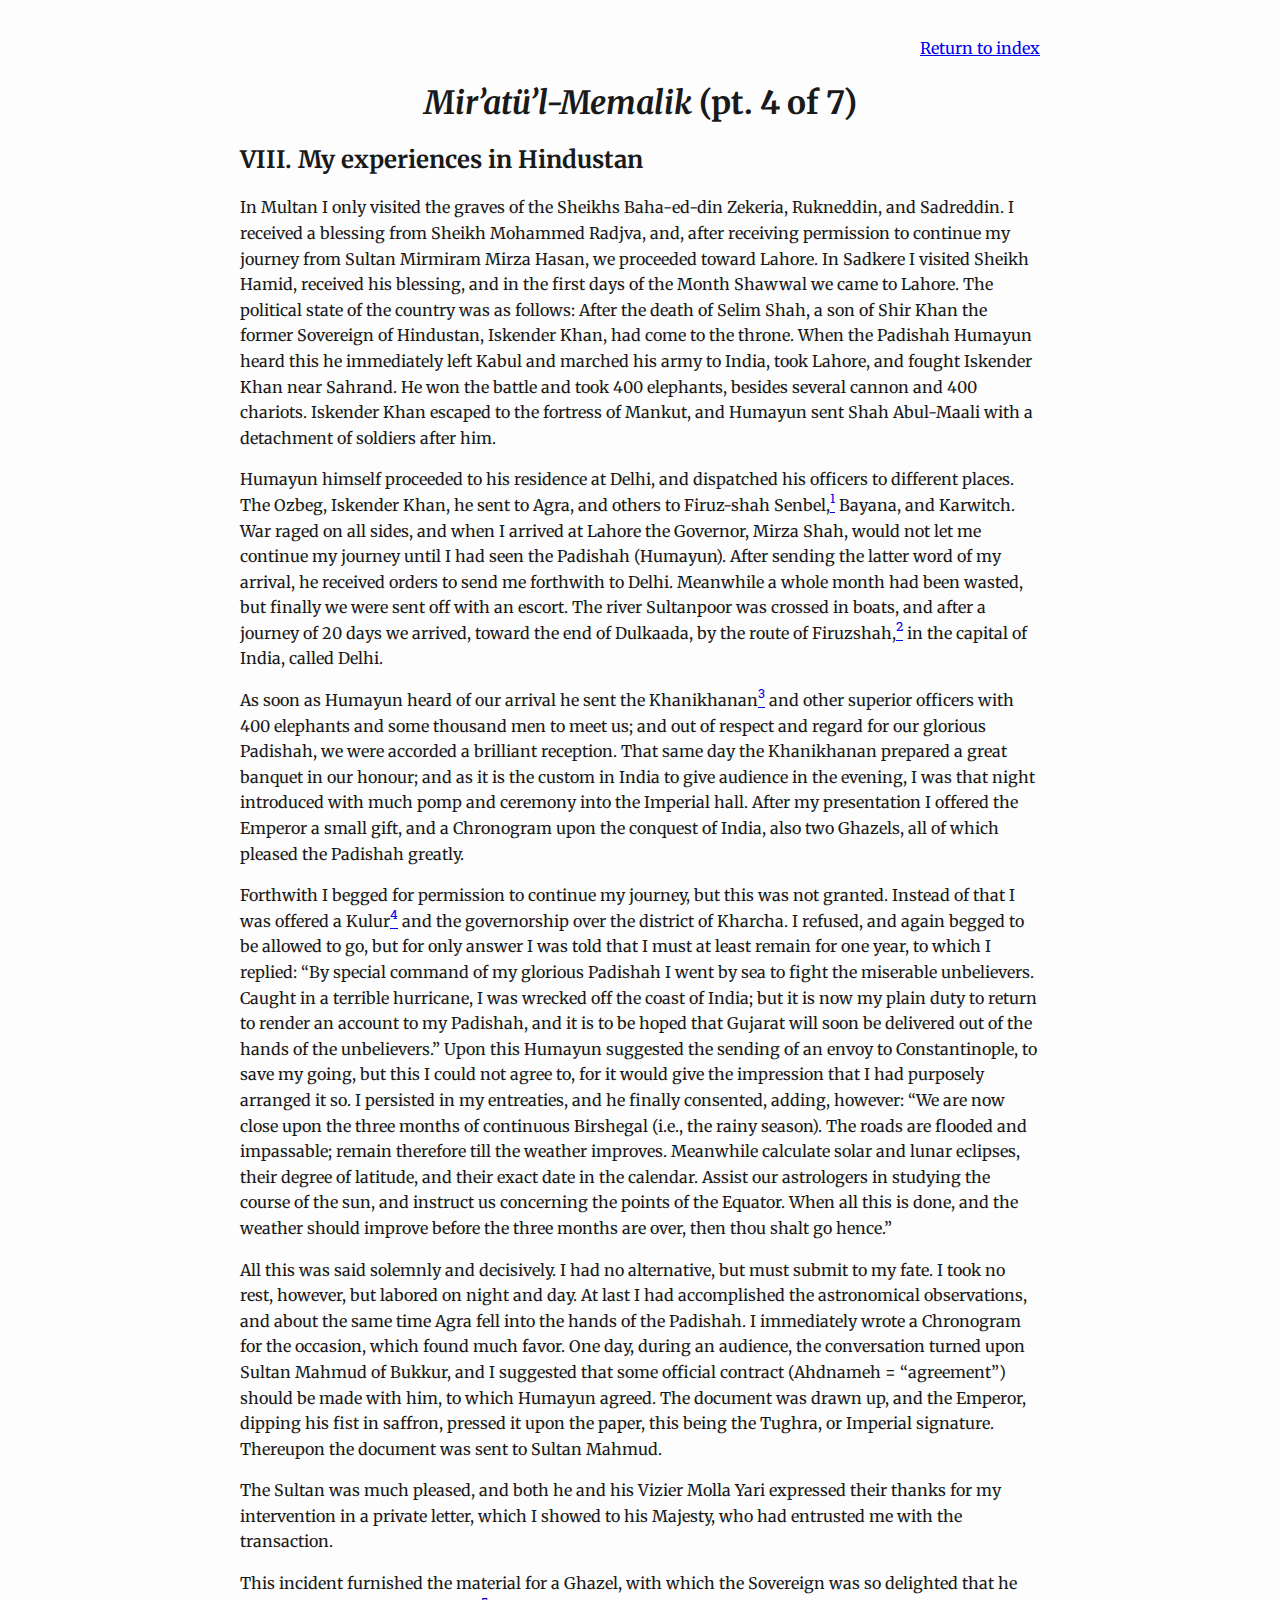
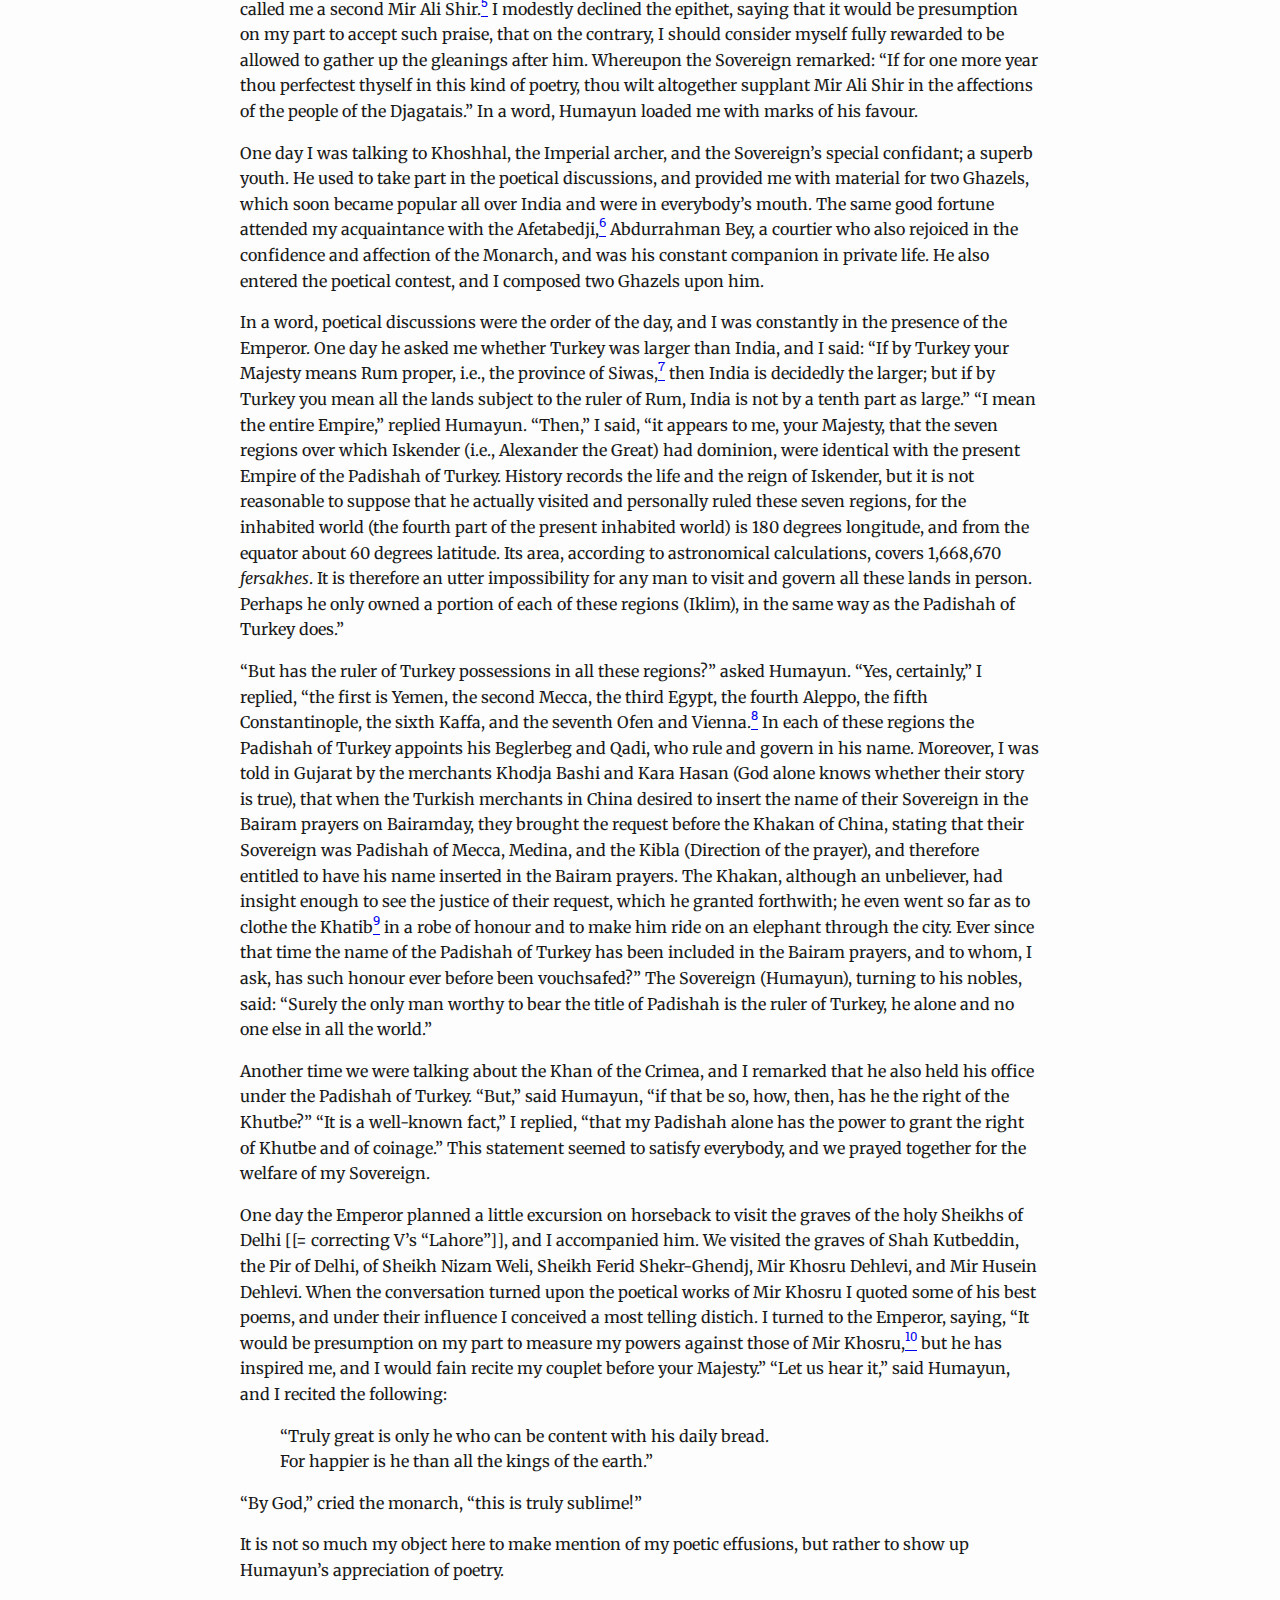
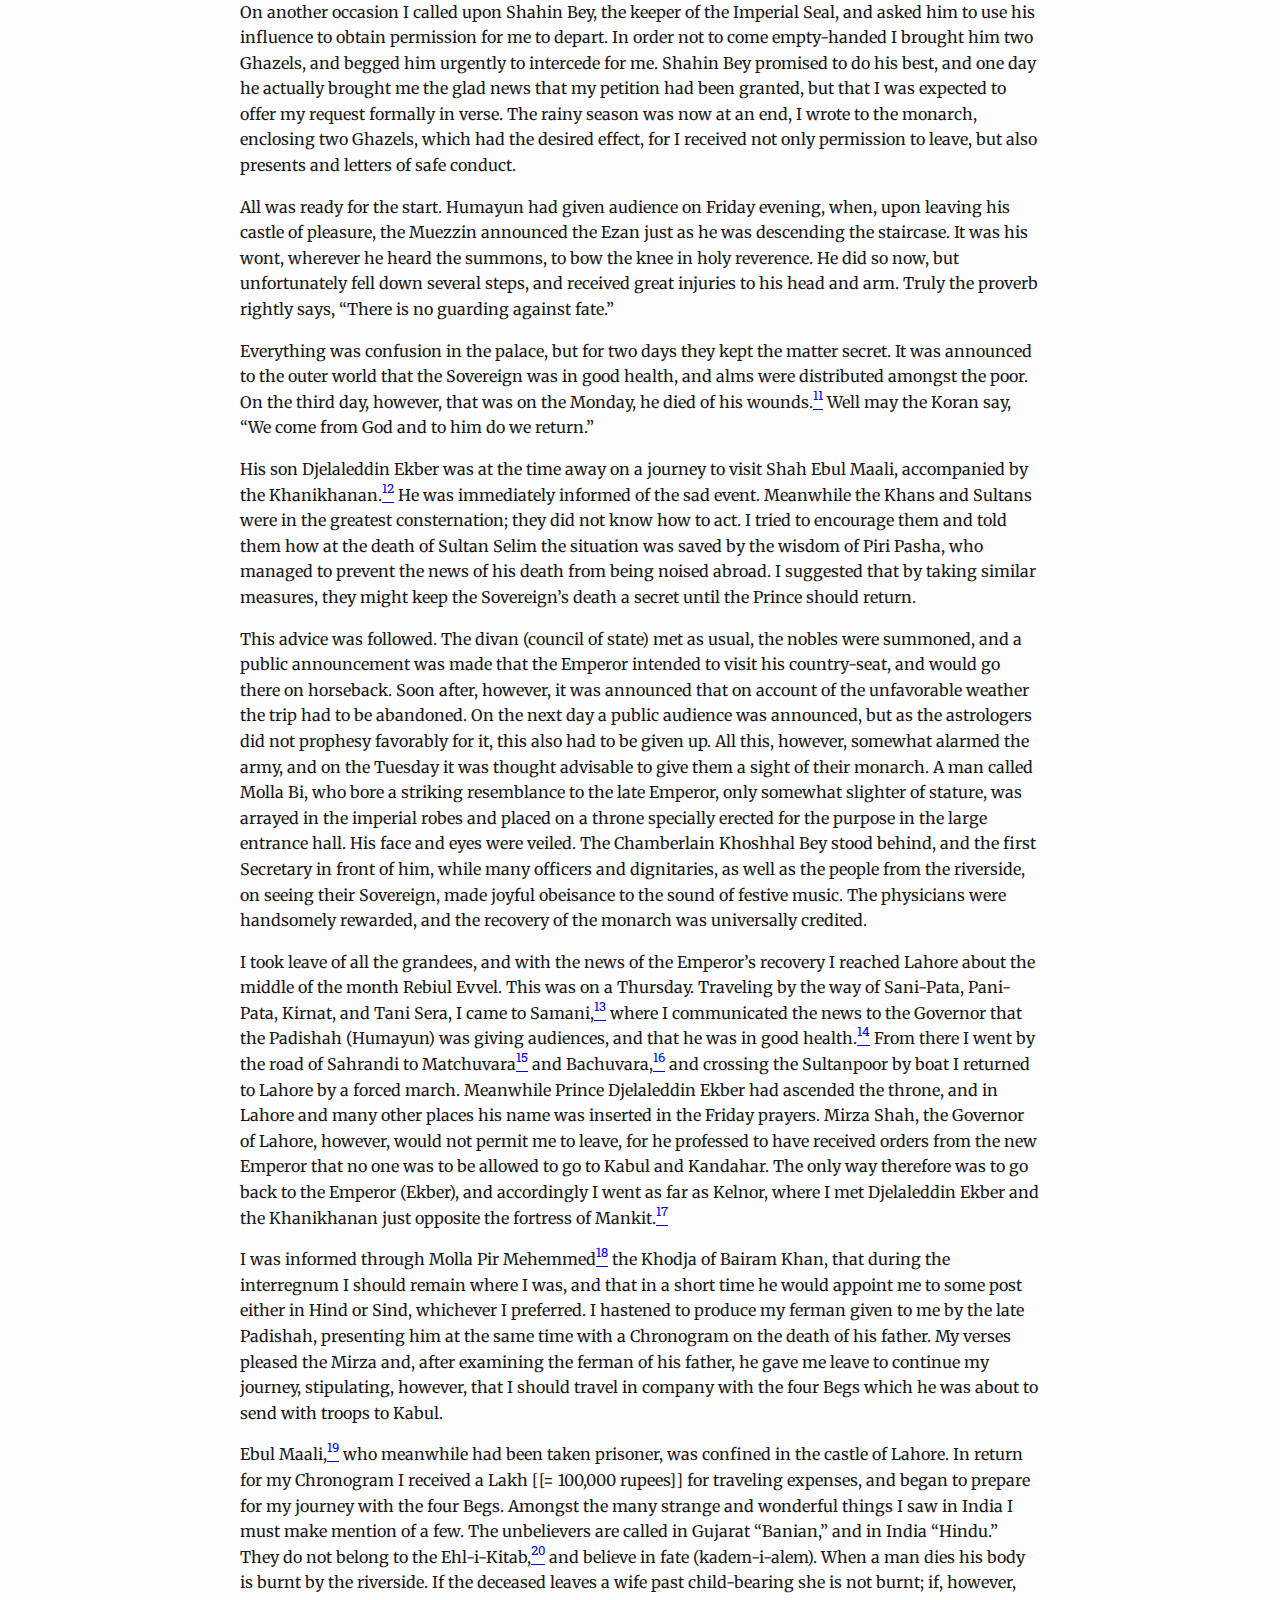
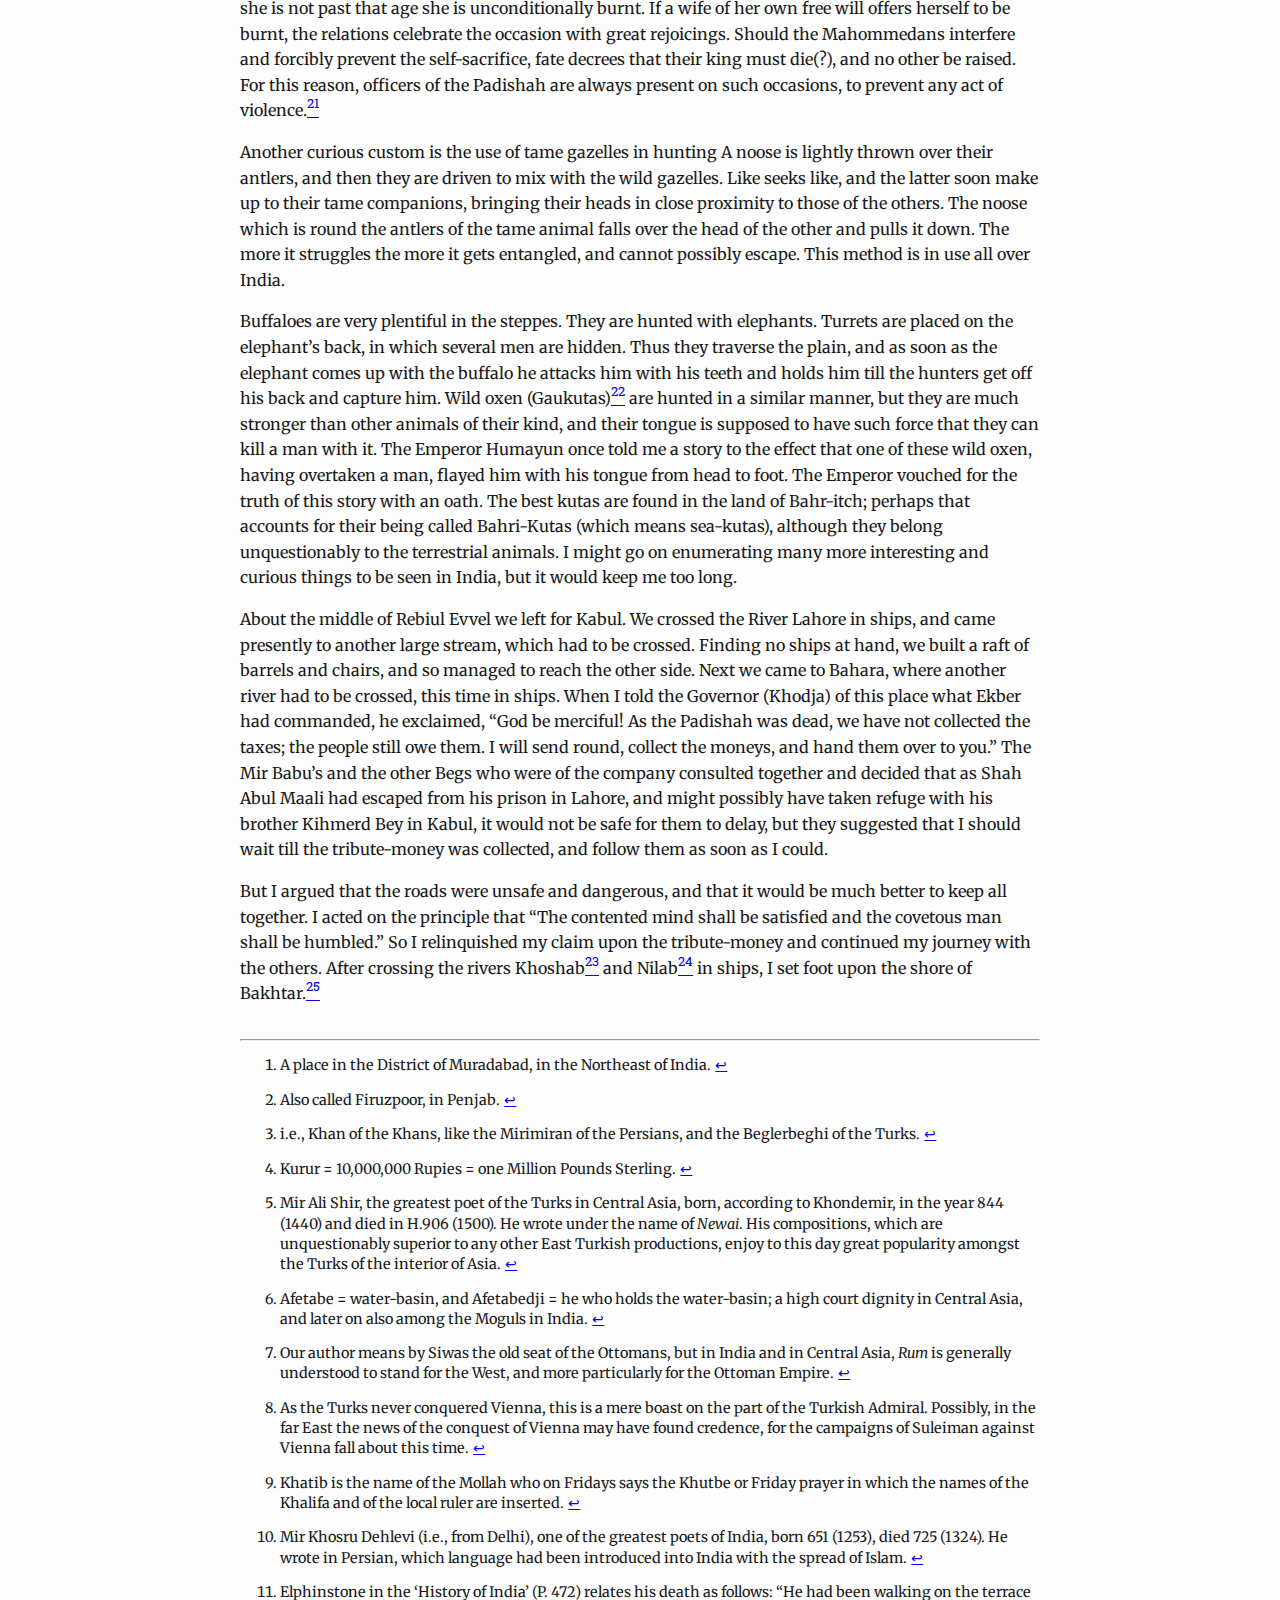
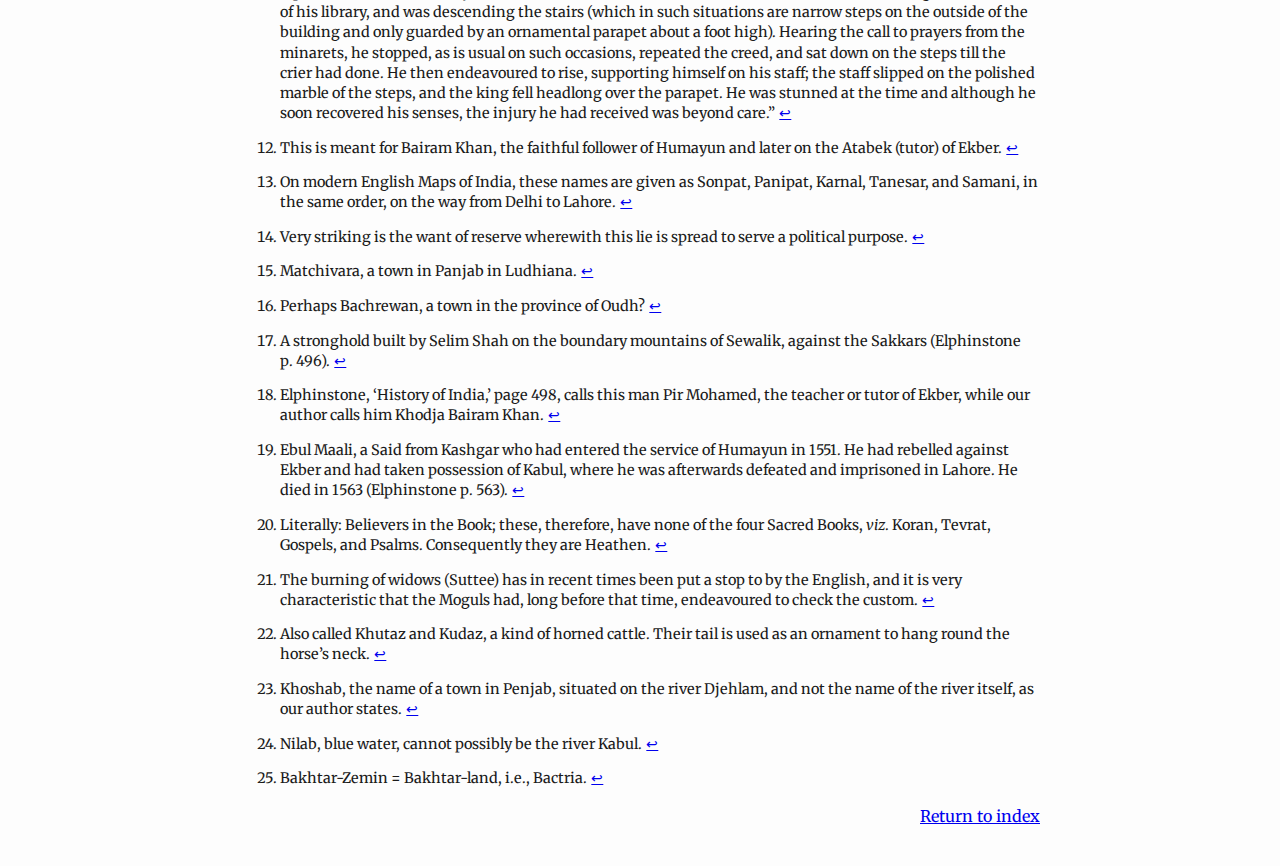
<file: pt-4/index.html>
<!doctype html>
<html xmlns="http://www.w3.org/1999/xhtml" lang="" xml:lang="">
  <head>
    <meta charset="utf-8" />
    <meta name="generator" content="pandoc" />
    <meta
      name="viewport"
      content="width=device-width, initial-scale=1.0, user-scalable=yes"
    />
    <title>Mir’atü’l-Memalik (pt. 4 of 7)</title>
    <style>
      code {
        white-space: pre-wrap;
      }
      span.smallcaps {
        font-variant: small-caps;
      }
      div.columns {
        display: flex;
        gap: min(4vw, 1.5em);
      }
      div.column {
        flex: auto;
        overflow-x: auto;
      }
      div.hanging-indent {
        margin-left: 1.5em;
        text-indent: -1.5em;
      }
      /* The extra [class] is a hack that increases specificity enough to
       override a similar rule in reveal.js */
      ul.task-list[class] {
        list-style: none;
      }
      ul.task-list li input[type="checkbox"] {
        font-size: inherit;
        width: 0.8em;
        margin: 0 0.8em 0.2em -1.6em;
        vertical-align: middle;
      }
      .display.math {
        display: block;
        text-align: center;
        margin: 0.5rem auto;
      }
    </style>
    <meta
      property="og:image"
      content="https://www.theobeers.com/sidi-ali/map.jpg"
    />
    <meta name="twitter:card" content="summary_large_image" />

    <link rel="preconnect" href="https://fonts.gstatic.com" />
    <link
      href="https://fonts.googleapis.com/css2?family=Merriweather:ital@0;1&display=swap"
      rel="stylesheet"
    />
    <link
      href="https://fonts.googleapis.com/css2?family=Roboto+Slab&text=0123456789&display=swap"
      rel="stylesheet"
    />

    <link href="../styles.css" rel="stylesheet" />

    <link href="#" rel="icon" />
  </head>
  <body>
    <p class="return-link"><a href="../">Return to index</a></p>
    <header id="title-block-header">
      <h1 class="title"><em>Mir’atü’l-Memalik</em> (pt. 4 of 7)</h1>
    </header>
    <h2>VIII. My experiences in Hindustan</h2>
    <p>
      In Multan I only visited the graves of the Sheikhs Baha-ed-din Zekeria,
      Rukneddin, and Sadreddin. I received a blessing from Sheikh Mohammed
      Radjva, and, after receiving permission to continue my journey from Sultan
      Mirmiram Mirza Hasan, we proceeded toward Lahore. In Sadkere I visited
      Sheikh Hamid, received his blessing, and in the first days of the Month
      Shawwal we came to Lahore. The political state of the country was as
      follows: After the death of Selim Shah, a son of Shir Khan the former
      Sovereign of Hindustan, Iskender Khan, had come to the throne. When the
      Padishah Humayun heard this he immediately left Kabul and marched his army
      to India, took Lahore, and fought Iskender Khan near Sahrand. He won the
      battle and took 400 elephants, besides several cannon and 400 chariots.
      Iskender Khan escaped to the fortress of Mankut, and Humayun sent Shah
      Abul-Maali with a detachment of soldiers after him.
    </p>
    <p>
      Humayun himself proceeded to his residence at Delhi, and dispatched his
      officers to different places. The Ozbeg, Iskender Khan, he sent to Agra,
      and others to Firuz-shah Senbel,<a
        href="#fn1"
        class="footnote-ref"
        id="fnref1"
        role="doc-noteref"
        ><sup>1</sup></a
      >
      Bayana, and Karwitch. War raged on all sides, and when I arrived at Lahore
      the Governor, Mirza Shah, would not let me continue my journey until I had
      seen the Padishah (Humayun). After sending the latter word of my arrival,
      he received orders to send me forthwith to Delhi. Meanwhile a whole month
      had been wasted, but finally we were sent off with an escort. The river
      Sultanpoor was crossed in boats, and after a journey of 20 days we
      arrived, toward the end of Dulkaada, by the route of Firuzshah,<a
        href="#fn2"
        class="footnote-ref"
        id="fnref2"
        role="doc-noteref"
        ><sup>2</sup></a
      >
      in the capital of India, called Delhi.
    </p>
    <p>
      As soon as Humayun heard of our arrival he sent the Khanikhanan<a
        href="#fn3"
        class="footnote-ref"
        id="fnref3"
        role="doc-noteref"
        ><sup>3</sup></a
      >
      and other superior officers with 400 elephants and some thousand men to
      meet us; and out of respect and regard for our glorious Padishah, we were
      accorded a brilliant reception. That same day the Khanikhanan prepared a
      great banquet in our honour; and as it is the custom in India to give
      audience in the evening, I was that night introduced with much pomp and
      ceremony into the Imperial hall. After my presentation I offered the
      Emperor a small gift, and a Chronogram upon the conquest of India, also
      two Ghazels, all of which pleased the Padishah greatly.
    </p>
    <p>
      Forthwith I begged for permission to continue my journey, but this was not
      granted. Instead of that I was offered a Kulur<a
        href="#fn4"
        class="footnote-ref"
        id="fnref4"
        role="doc-noteref"
        ><sup>4</sup></a
      >
      and the governorship over the district of Kharcha. I refused, and again
      begged to be allowed to go, but for only answer I was told that I must at
      least remain for one year, to which I replied: “By special command of my
      glorious Padishah I went by sea to fight the miserable unbelievers. Caught
      in a terrible hurricane, I was wrecked off the coast of India; but it is
      now my plain duty to return to render an account to my Padishah, and it is
      to be hoped that Gujarat will soon be delivered out of the hands of the
      unbelievers.” Upon this Humayun suggested the sending of an envoy to
      Constantinople, to save my going, but this I could not agree to, for it
      would give the impression that I had purposely arranged it so. I persisted
      in my entreaties, and he finally consented, adding, however: “We are now
      close upon the three months of continuous Birshegal (i.e., the rainy
      season). The roads are flooded and impassable; remain therefore till the
      weather improves. Meanwhile calculate solar and lunar eclipses, their
      degree of latitude, and their exact date in the calendar. Assist our
      astrologers in studying the course of the sun, and instruct us concerning
      the points of the Equator. When all this is done, and the weather should
      improve before the three months are over, then thou shalt go hence.”
    </p>
    <p>
      All this was said solemnly and decisively. I had no alternative, but must
      submit to my fate. I took no rest, however, but labored on night and day.
      At last I had accomplished the astronomical observations, and about the
      same time Agra fell into the hands of the Padishah. I immediately wrote a
      Chronogram for the occasion, which found much favor. One day, during an
      audience, the conversation turned upon Sultan Mahmud of Bukkur, and I
      suggested that some official contract (Ahdnameh = “agreement”) should be
      made with him, to which Humayun agreed. The document was drawn up, and the
      Emperor, dipping his fist in saffron, pressed it upon the paper, this
      being the Tughra, or Imperial signature. Thereupon the document was sent
      to Sultan Mahmud.
    </p>
    <p>
      The Sultan was much pleased, and both he and his Vizier Molla Yari
      expressed their thanks for my intervention in a private letter, which I
      showed to his Majesty, who had entrusted me with the transaction.
    </p>
    <p>
      This incident furnished the material for a Ghazel, with which the
      Sovereign was so delighted that he called me a second Mir Ali Shir.<a
        href="#fn5"
        class="footnote-ref"
        id="fnref5"
        role="doc-noteref"
        ><sup>5</sup></a
      >
      I modestly declined the epithet, saying that it would be presumption on my
      part to accept such praise, that on the contrary, I should consider myself
      fully rewarded to be allowed to gather up the gleanings after him.
      Whereupon the Sovereign remarked: “If for one more year thou perfectest
      thyself in this kind of poetry, thou wilt altogether supplant Mir Ali Shir
      in the affections of the people of the Djagatais.” In a word, Humayun
      loaded me with marks of his favour.
    </p>
    <p>
      One day I was talking to Khoshhal, the Imperial archer, and the
      Sovereign’s special confidant; a superb youth. He used to take part in the
      poetical discussions, and provided me with material for two Ghazels, which
      soon became popular all over India and were in everybody’s mouth. The same
      good fortune attended my acquaintance with the Afetabedji,<a
        href="#fn6"
        class="footnote-ref"
        id="fnref6"
        role="doc-noteref"
        ><sup>6</sup></a
      >
      Abdurrahman Bey, a courtier who also rejoiced in the confidence and
      affection of the Monarch, and was his constant companion in private life.
      He also entered the poetical contest, and I composed two Ghazels upon him.
    </p>
    <p>
      In a word, poetical discussions were the order of the day, and I was
      constantly in the presence of the Emperor. One day he asked me whether
      Turkey was larger than India, and I said: “If by Turkey your Majesty means
      Rum proper, i.e., the province of Siwas,<a
        href="#fn7"
        class="footnote-ref"
        id="fnref7"
        role="doc-noteref"
        ><sup>7</sup></a
      >
      then India is decidedly the larger; but if by Turkey you mean all the
      lands subject to the ruler of Rum, India is not by a tenth part as large.”
      “I mean the entire Empire,” replied Humayun. “Then,” I said, “it appears
      to me, your Majesty, that the seven regions over which Iskender (i.e.,
      Alexander the Great) had dominion, were identical with the present Empire
      of the Padishah of Turkey. History records the life and the reign of
      Iskender, but it is not reasonable to suppose that he actually visited and
      personally ruled these seven regions, for the inhabited world (the fourth
      part of the present inhabited world) is 180 degrees longitude, and from
      the equator about 60 degrees latitude. Its area, according to astronomical
      calculations, covers 1,668,670
      <em>fersakhes</em>. It is therefore an utter impossibility for any man to
      visit and govern all these lands in person. Perhaps he only owned a
      portion of each of these regions (Iklim), in the same way as the Padishah
      of Turkey does.”
    </p>
    <p>
      “But has the ruler of Turkey possessions in all these regions?” asked
      Humayun. “Yes, certainly,” I replied, “the first is Yemen, the second
      Mecca, the third Egypt, the fourth Aleppo, the fifth Constantinople, the
      sixth Kaffa, and the seventh Ofen and Vienna.<a
        href="#fn8"
        class="footnote-ref"
        id="fnref8"
        role="doc-noteref"
        ><sup>8</sup></a
      >
      In each of these regions the Padishah of Turkey appoints his Beglerbeg and
      Qadi, who rule and govern in his name. Moreover, I was told in Gujarat by
      the merchants Khodja Bashi and Kara Hasan (God alone knows whether their
      story is true), that when the Turkish merchants in China desired to insert
      the name of their Sovereign in the Bairam prayers on Bairamday, they
      brought the request before the Khakan of China, stating that their
      Sovereign was Padishah of Mecca, Medina, and the Kibla (Direction of the
      prayer), and therefore entitled to have his name inserted in the Bairam
      prayers. The Khakan, although an unbeliever, had insight enough to see the
      justice of their request, which he granted forthwith; he even went so far
      as to clothe the Khatib<a
        href="#fn9"
        class="footnote-ref"
        id="fnref9"
        role="doc-noteref"
        ><sup>9</sup></a
      >
      in a robe of honour and to make him ride on an elephant through the city.
      Ever since that time the name of the Padishah of Turkey has been included
      in the Bairam prayers, and to whom, I ask, has such honour ever before
      been vouchsafed?” The Sovereign (Humayun), turning to his nobles, said:
      “Surely the only man worthy to bear the title of Padishah is the ruler of
      Turkey, he alone and no one else in all the world.”
    </p>
    <p>
      Another time we were talking about the Khan of the Crimea, and I remarked
      that he also held his office under the Padishah of Turkey. “But,” said
      Humayun, “if that be so, how, then, has he the right of the Khutbe?” “It
      is a well-known fact,” I replied, “that my Padishah alone has the power to
      grant the right of Khutbe and of coinage.” This statement seemed to
      satisfy everybody, and we prayed together for the welfare of my Sovereign.
    </p>
    <p>
      One day the Emperor planned a little excursion on horseback to visit the
      graves of the holy Sheikhs of Delhi [[= correcting V’s “Lahore”]], and I
      accompanied him. We visited the graves of Shah Kutbeddin, the Pir of
      Delhi, of Sheikh Nizam Weli, Sheikh Ferid Shekr-Ghendj, Mir Khosru
      Dehlevi, and Mir Husein Dehlevi. When the conversation turned upon the
      poetical works of Mir Khosru I quoted some of his best poems, and under
      their influence I conceived a most telling distich. I turned to the
      Emperor, saying, “It would be presumption on my part to measure my powers
      against those of Mir Khosru,<a
        href="#fn10"
        class="footnote-ref"
        id="fnref10"
        role="doc-noteref"
        ><sup>10</sup></a
      >
      but he has inspired me, and I would fain recite my couplet before your
      Majesty.” “Let us hear it,” said Humayun, and I recited the following:
    </p>
    <blockquote>
      <p>
        “Truly great is only he who can be content with his daily bread.<br />
        For happier is he than all the kings of the earth.”
      </p>
    </blockquote>
    <p>“By God,” cried the monarch, “this is truly sublime!”</p>
    <p>
      It is not so much my object here to make mention of my poetic effusions,
      but rather to show up Humayun’s appreciation of poetry.
    </p>
    <p>
      On another occasion I called upon Shahin Bey, the keeper of the Imperial
      Seal, and asked him to use his influence to obtain permission for me to
      depart. In order not to come empty-handed I brought him two Ghazels, and
      begged him urgently to intercede for me. Shahin Bey promised to do his
      best, and one day he actually brought me the glad news that my petition
      had been granted, but that I was expected to offer my request formally in
      verse. The rainy season was now at an end, I wrote to the monarch,
      enclosing two Ghazels, which had the desired effect, for I received not
      only permission to leave, but also presents and letters of safe conduct.
    </p>
    <p>
      All was ready for the start. Humayun had given audience on Friday evening,
      when, upon leaving his castle of pleasure, the Muezzin announced the Ezan
      just as he was descending the staircase. It was his wont, wherever he
      heard the summons, to bow the knee in holy reverence. He did so now, but
      unfortunately fell down several steps, and received great injuries to his
      head and arm. Truly the proverb rightly says, “There is no guarding
      against fate.”
    </p>
    <p>
      Everything was confusion in the palace, but for two days they kept the
      matter secret. It was announced to the outer world that the Sovereign was
      in good health, and alms were distributed amongst the poor. On the third
      day, however, that was on the Monday, he died of his wounds.<a
        href="#fn11"
        class="footnote-ref"
        id="fnref11"
        role="doc-noteref"
        ><sup>11</sup></a
      >
      Well may the Koran say, “We come from God and to him do we return.”
    </p>
    <p>
      His son Djelaleddin Ekber was at the time away on a journey to visit Shah
      Ebul Maali, accompanied by the Khanikhanan.<a
        href="#fn12"
        class="footnote-ref"
        id="fnref12"
        role="doc-noteref"
        ><sup>12</sup></a
      >
      He was immediately informed of the sad event. Meanwhile the Khans and
      Sultans were in the greatest consternation; they did not know how to act.
      I tried to encourage them and told them how at the death of Sultan Selim
      the situation was saved by the wisdom of Piri Pasha, who managed to
      prevent the news of his death from being noised abroad. I suggested that
      by taking similar measures, they might keep the Sovereign’s death a secret
      until the Prince should return.
    </p>
    <p>
      This advice was followed. The divan (council of state) met as usual, the
      nobles were summoned, and a public announcement was made that the Emperor
      intended to visit his country-seat, and would go there on horseback. Soon
      after, however, it was announced that on account of the unfavorable
      weather the trip had to be abandoned. On the next day a public audience
      was announced, but as the astrologers did not prophesy favorably for it,
      this also had to be given up. All this, however, somewhat alarmed the
      army, and on the Tuesday it was thought advisable to give them a sight of
      their monarch. A man called Molla Bi, who bore a striking resemblance to
      the late Emperor, only somewhat slighter of stature, was arrayed in the
      imperial robes and placed on a throne specially erected for the purpose in
      the large entrance hall. His face and eyes were veiled. The Chamberlain
      Khoshhal Bey stood behind, and the first Secretary in front of him, while
      many officers and dignitaries, as well as the people from the riverside,
      on seeing their Sovereign, made joyful obeisance to the sound of festive
      music. The physicians were handsomely rewarded, and the recovery of the
      monarch was universally credited.
    </p>
    <p>
      I took leave of all the grandees, and with the news of the Emperor’s
      recovery I reached Lahore about the middle of the month Rebiul Evvel. This
      was on a Thursday. Traveling by the way of Sani-Pata, Pani-Pata, Kirnat,
      and Tani Sera, I came to Samani,<a
        href="#fn13"
        class="footnote-ref"
        id="fnref13"
        role="doc-noteref"
        ><sup>13</sup></a
      >
      where I communicated the news to the Governor that the Padishah (Humayun)
      was giving audiences, and that he was in good health.<a
        href="#fn14"
        class="footnote-ref"
        id="fnref14"
        role="doc-noteref"
        ><sup>14</sup></a
      >
      From there I went by the road of Sahrandi to Matchuvara<a
        href="#fn15"
        class="footnote-ref"
        id="fnref15"
        role="doc-noteref"
        ><sup>15</sup></a
      >
      and Bachuvara,<a
        href="#fn16"
        class="footnote-ref"
        id="fnref16"
        role="doc-noteref"
        ><sup>16</sup></a
      >
      and crossing the Sultanpoor by boat I returned to Lahore by a forced
      march. Meanwhile Prince Djelaleddin Ekber had ascended the throne, and in
      Lahore and many other places his name was inserted in the Friday prayers.
      Mirza Shah, the Governor of Lahore, however, would not permit me to leave,
      for he professed to have received orders from the new Emperor that no one
      was to be allowed to go to Kabul and Kandahar. The only way therefore was
      to go back to the Emperor (Ekber), and accordingly I went as far as
      Kelnor, where I met Djelaleddin Ekber and the Khanikhanan just opposite
      the fortress of Mankit.<a
        href="#fn17"
        class="footnote-ref"
        id="fnref17"
        role="doc-noteref"
        ><sup>17</sup></a
      >
    </p>
    <p>
      I was informed through Molla Pir Mehemmed<a
        href="#fn18"
        class="footnote-ref"
        id="fnref18"
        role="doc-noteref"
        ><sup>18</sup></a
      >
      the Khodja of Bairam Khan, that during the interregnum I should remain
      where I was, and that in a short time he would appoint me to some post
      either in Hind or Sind, whichever I preferred. I hastened to produce my
      ferman given to me by the late Padishah, presenting him at the same time
      with a Chronogram on the death of his father. My verses pleased the Mirza
      and, after examining the ferman of his father, he gave me leave to
      continue my journey, stipulating, however, that I should travel in company
      with the four Begs which he was about to send with troops to Kabul.
    </p>
    <p>
      Ebul Maali,<a
        href="#fn19"
        class="footnote-ref"
        id="fnref19"
        role="doc-noteref"
        ><sup>19</sup></a
      >
      who meanwhile had been taken prisoner, was confined in the castle of
      Lahore. In return for my Chronogram I received a Lakh [[= 100,000 rupees]]
      for traveling expenses, and began to prepare for my journey with the four
      Begs. Amongst the many strange and wonderful things I saw in India I must
      make mention of a few. The unbelievers are called in Gujarat “Banian,” and
      in India “Hindu.” They do not belong to the Ehl-i-Kitab,<a
        href="#fn20"
        class="footnote-ref"
        id="fnref20"
        role="doc-noteref"
        ><sup>20</sup></a
      >
      and believe in fate (kadem-i-alem). When a man dies his body is burnt by
      the riverside. If the deceased leaves a wife past child-bearing she is not
      burnt; if, however, she is not past that age she is unconditionally burnt.
      If a wife of her own free will offers herself to be burnt, the relations
      celebrate the occasion with great rejoicings. Should the Mahommedans
      interfere and forcibly prevent the self-sacrifice, fate decrees that their
      king must die(?), and no other be raised. For this reason, officers of the
      Padishah are always present on such occasions, to prevent any act of
      violence.<a
        href="#fn21"
        class="footnote-ref"
        id="fnref21"
        role="doc-noteref"
        ><sup>21</sup></a
      >
    </p>
    <p>
      Another curious custom is the use of tame gazelles in hunting A noose is
      lightly thrown over their antlers, and then they are driven to mix with
      the wild gazelles. Like seeks like, and the latter soon make up to their
      tame companions, bringing their heads in close proximity to those of the
      others. The noose which is round the antlers of the tame animal falls over
      the head of the other and pulls it down. The more it struggles the more it
      gets entangled, and cannot possibly escape. This method is in use all over
      India.
    </p>
    <p>
      Buffaloes are very plentiful in the steppes. They are hunted with
      elephants. Turrets are placed on the elephant’s back, in which several men
      are hidden. Thus they traverse the plain, and as soon as the elephant
      comes up with the buffalo he attacks him with his teeth and holds him till
      the hunters get off his back and capture him. Wild oxen (Gaukutas)<a
        href="#fn22"
        class="footnote-ref"
        id="fnref22"
        role="doc-noteref"
        ><sup>22</sup></a
      >
      are hunted in a similar manner, but they are much stronger than other
      animals of their kind, and their tongue is supposed to have such force
      that they can kill a man with it. The Emperor Humayun once told me a story
      to the effect that one of these wild oxen, having overtaken a man, flayed
      him with his tongue from head to foot. The Emperor vouched for the truth
      of this story with an oath. The best kutas are found in the land of
      Bahr-itch; perhaps that accounts for their being called Bahri-Kutas (which
      means sea-kutas), although they belong unquestionably to the terrestrial
      animals. I might go on enumerating many more interesting and curious
      things to be seen in India, but it would keep me too long.
    </p>
    <p>
      About the middle of Rebiul Evvel we left for Kabul. We crossed the River
      Lahore in ships, and came presently to another large stream, which had to
      be crossed. Finding no ships at hand, we built a raft of barrels and
      chairs, and so managed to reach the other side. Next we came to Bahara,
      where another river had to be crossed, this time in ships. When I told the
      Governor (Khodja) of this place what Ekber had commanded, he exclaimed,
      “God be merciful! As the Padishah was dead, we have not collected the
      taxes; the people still owe them. I will send round, collect the moneys,
      and hand them over to you.” The Mir Babu’s and the other Begs who were of
      the company consulted together and decided that as Shah Abul Maali had
      escaped from his prison in Lahore, and might possibly have taken refuge
      with his brother Kihmerd Bey in Kabul, it would not be safe for them to
      delay, but they suggested that I should wait till the tribute-money was
      collected, and follow them as soon as I could.
    </p>
    <p>
      But I argued that the roads were unsafe and dangerous, and that it would
      be much better to keep all together. I acted on the principle that “The
      contented mind shall be satisfied and the covetous man shall be humbled.”
      So I relinquished my claim upon the tribute-money and continued my journey
      with the others. After crossing the rivers Khoshab<a
        href="#fn23"
        class="footnote-ref"
        id="fnref23"
        role="doc-noteref"
        ><sup>23</sup></a
      >
      and Nilab<a
        href="#fn24"
        class="footnote-ref"
        id="fnref24"
        role="doc-noteref"
        ><sup>24</sup></a
      >
      in ships, I set foot upon the shore of Bakhtar.<a
        href="#fn25"
        class="footnote-ref"
        id="fnref25"
        role="doc-noteref"
        ><sup>25</sup></a
      >
    </p>
    <section
      id="footnotes"
      class="footnotes footnotes-end-of-document"
      role="doc-endnotes"
    >
      <hr />
      <ol>
        <li id="fn1">
          <p>
            A place in the District of Muradabad, in the Northeast of India.<a
              href="#fnref1"
              class="footnote-back"
              role="doc-backlink"
              >↩︎</a
            >
          </p>
        </li>
        <li id="fn2">
          <p>
            Also called Firuzpoor, in Penjab.<a
              href="#fnref2"
              class="footnote-back"
              role="doc-backlink"
              >↩︎</a
            >
          </p>
        </li>
        <li id="fn3">
          <p>
            i.e., Khan of the Khans, like the Mirimiran of the Persians, and the
            Beglerbeghi of the Turks.<a
              href="#fnref3"
              class="footnote-back"
              role="doc-backlink"
              >↩︎</a
            >
          </p>
        </li>
        <li id="fn4">
          <p>
            Kurur = 10,000,000 Rupies = one Million Pounds Sterling.<a
              href="#fnref4"
              class="footnote-back"
              role="doc-backlink"
              >↩︎</a
            >
          </p>
        </li>
        <li id="fn5">
          <p>
            Mir Ali Shir, the greatest poet of the Turks in Central Asia, born,
            according to Khondemir, in the year 844 (1440) and died in H.906
            (1500). He wrote under the name of <em>Newai</em>. His compositions,
            which are unquestionably superior to any other East Turkish
            productions, enjoy to this day great popularity amongst the Turks of
            the interior of Asia.<a
              href="#fnref5"
              class="footnote-back"
              role="doc-backlink"
              >↩︎</a
            >
          </p>
        </li>
        <li id="fn6">
          <p>
            Afetabe = water-basin, and Afetabedji = he who holds the
            water-basin; a high court dignity in Central Asia, and later on also
            among the Moguls in India.<a
              href="#fnref6"
              class="footnote-back"
              role="doc-backlink"
              >↩︎</a
            >
          </p>
        </li>
        <li id="fn7">
          <p>
            Our author means by Siwas the old seat of the Ottomans, but in India
            and in Central Asia, <em>Rum</em> is generally understood to stand
            for the West, and more particularly for the Ottoman Empire.<a
              href="#fnref7"
              class="footnote-back"
              role="doc-backlink"
              >↩︎</a
            >
          </p>
        </li>
        <li id="fn8">
          <p>
            As the Turks never conquered Vienna, this is a mere boast on the
            part of the Turkish Admiral. Possibly, in the far East the news of
            the conquest of Vienna may have found credence, for the campaigns of
            Suleiman against Vienna fall about this time.<a
              href="#fnref8"
              class="footnote-back"
              role="doc-backlink"
              >↩︎</a
            >
          </p>
        </li>
        <li id="fn9">
          <p>
            Khatib is the name of the Mollah who on Fridays says the Khutbe or
            Friday prayer in which the names of the Khalifa and of the local
            ruler are inserted.<a
              href="#fnref9"
              class="footnote-back"
              role="doc-backlink"
              >↩︎</a
            >
          </p>
        </li>
        <li id="fn10">
          <p>
            Mir Khosru Dehlevi (i.e., from Delhi), one of the greatest poets of
            India, born 651 (1253), died 725 (1324). He wrote in Persian, which
            language had been introduced into India with the spread of Islam.<a
              href="#fnref10"
              class="footnote-back"
              role="doc-backlink"
              >↩︎</a
            >
          </p>
        </li>
        <li id="fn11">
          <p>
            Elphinstone in the ‘History of India’ (P. 472) relates his death as
            follows: “He had been walking on the terrace of his library, and was
            descending the stairs (which in such situations are narrow steps on
            the outside of the building and only guarded by an ornamental
            parapet about a foot high). Hearing the call to prayers from the
            minarets, he stopped, as is usual on such occasions, repeated the
            creed, and sat down on the steps till the crier had done. He then
            endeavoured to rise, supporting himself on his staff; the staff
            slipped on the polished marble of the steps, and the king fell
            headlong over the parapet. He was stunned at the time and although
            he soon recovered his senses, the injury he had received was beyond
            care.”<a href="#fnref11" class="footnote-back" role="doc-backlink"
              >↩︎</a
            >
          </p>
        </li>
        <li id="fn12">
          <p>
            This is meant for Bairam Khan, the faithful follower of Humayun and
            later on the Atabek (tutor) of Ekber.<a
              href="#fnref12"
              class="footnote-back"
              role="doc-backlink"
              >↩︎</a
            >
          </p>
        </li>
        <li id="fn13">
          <p>
            On modern English Maps of India, these names are given as Sonpat,
            Panipat, Karnal, Tanesar, and Samani, in the same order, on the way
            from Delhi to Lahore.<a
              href="#fnref13"
              class="footnote-back"
              role="doc-backlink"
              >↩︎</a
            >
          </p>
        </li>
        <li id="fn14">
          <p>
            Very striking is the want of reserve wherewith this lie is spread to
            serve a political purpose.<a
              href="#fnref14"
              class="footnote-back"
              role="doc-backlink"
              >↩︎</a
            >
          </p>
        </li>
        <li id="fn15">
          <p>
            Matchivara, a town in Panjab in Ludhiana.<a
              href="#fnref15"
              class="footnote-back"
              role="doc-backlink"
              >↩︎</a
            >
          </p>
        </li>
        <li id="fn16">
          <p>
            Perhaps Bachrewan, a town in the province of Oudh?<a
              href="#fnref16"
              class="footnote-back"
              role="doc-backlink"
              >↩︎</a
            >
          </p>
        </li>
        <li id="fn17">
          <p>
            A stronghold built by Selim Shah on the boundary mountains of
            Sewalik, against the Sakkars (Elphinstone p. 496).<a
              href="#fnref17"
              class="footnote-back"
              role="doc-backlink"
              >↩︎</a
            >
          </p>
        </li>
        <li id="fn18">
          <p>
            Elphinstone, ‘History of India,’ page 498, calls this man Pir
            Mohamed, the teacher or tutor of Ekber, while our author calls him
            Khodja Bairam Khan.<a
              href="#fnref18"
              class="footnote-back"
              role="doc-backlink"
              >↩︎</a
            >
          </p>
        </li>
        <li id="fn19">
          <p>
            Ebul Maali, a Said from Kashgar who had entered the service of
            Humayun in 1551. He had rebelled against Ekber and had taken
            possession of Kabul, where he was afterwards defeated and imprisoned
            in Lahore. He died in 1563 (Elphinstone p. 563).<a
              href="#fnref19"
              class="footnote-back"
              role="doc-backlink"
              >↩︎</a
            >
          </p>
        </li>
        <li id="fn20">
          <p>
            Literally: Believers in the Book; these, therefore, have none of the
            four Sacred Books, <em>viz</em>. Koran, Tevrat, Gospels, and Psalms.
            Consequently they are Heathen.<a
              href="#fnref20"
              class="footnote-back"
              role="doc-backlink"
              >↩︎</a
            >
          </p>
        </li>
        <li id="fn21">
          <p>
            The burning of widows (Suttee) has in recent times been put a stop
            to by the English, and it is very characteristic that the Moguls
            had, long before that time, endeavoured to check the custom.<a
              href="#fnref21"
              class="footnote-back"
              role="doc-backlink"
              >↩︎</a
            >
          </p>
        </li>
        <li id="fn22">
          <p>
            Also called Khutaz and Kudaz, a kind of horned cattle. Their tail is
            used as an ornament to hang round the horse’s neck.<a
              href="#fnref22"
              class="footnote-back"
              role="doc-backlink"
              >↩︎</a
            >
          </p>
        </li>
        <li id="fn23">
          <p>
            Khoshab, the name of a town in Penjab, situated on the river
            Djehlam, and not the name of the river itself, as our author
            states.<a href="#fnref23" class="footnote-back" role="doc-backlink"
              >↩︎</a
            >
          </p>
        </li>
        <li id="fn24">
          <p>
            Nilab, blue water, cannot possibly be the river Kabul.<a
              href="#fnref24"
              class="footnote-back"
              role="doc-backlink"
              >↩︎</a
            >
          </p>
        </li>
        <li id="fn25">
          <p>
            Bakhtar-Zemin = Bakhtar-land, i.e., Bactria.<a
              href="#fnref25"
              class="footnote-back"
              role="doc-backlink"
              >↩︎</a
            >
          </p>
        </li>
      </ol>
    </section>
    <p class="return-link"><a href="../">Return to index</a></p>
  </body>
</html>
</file>
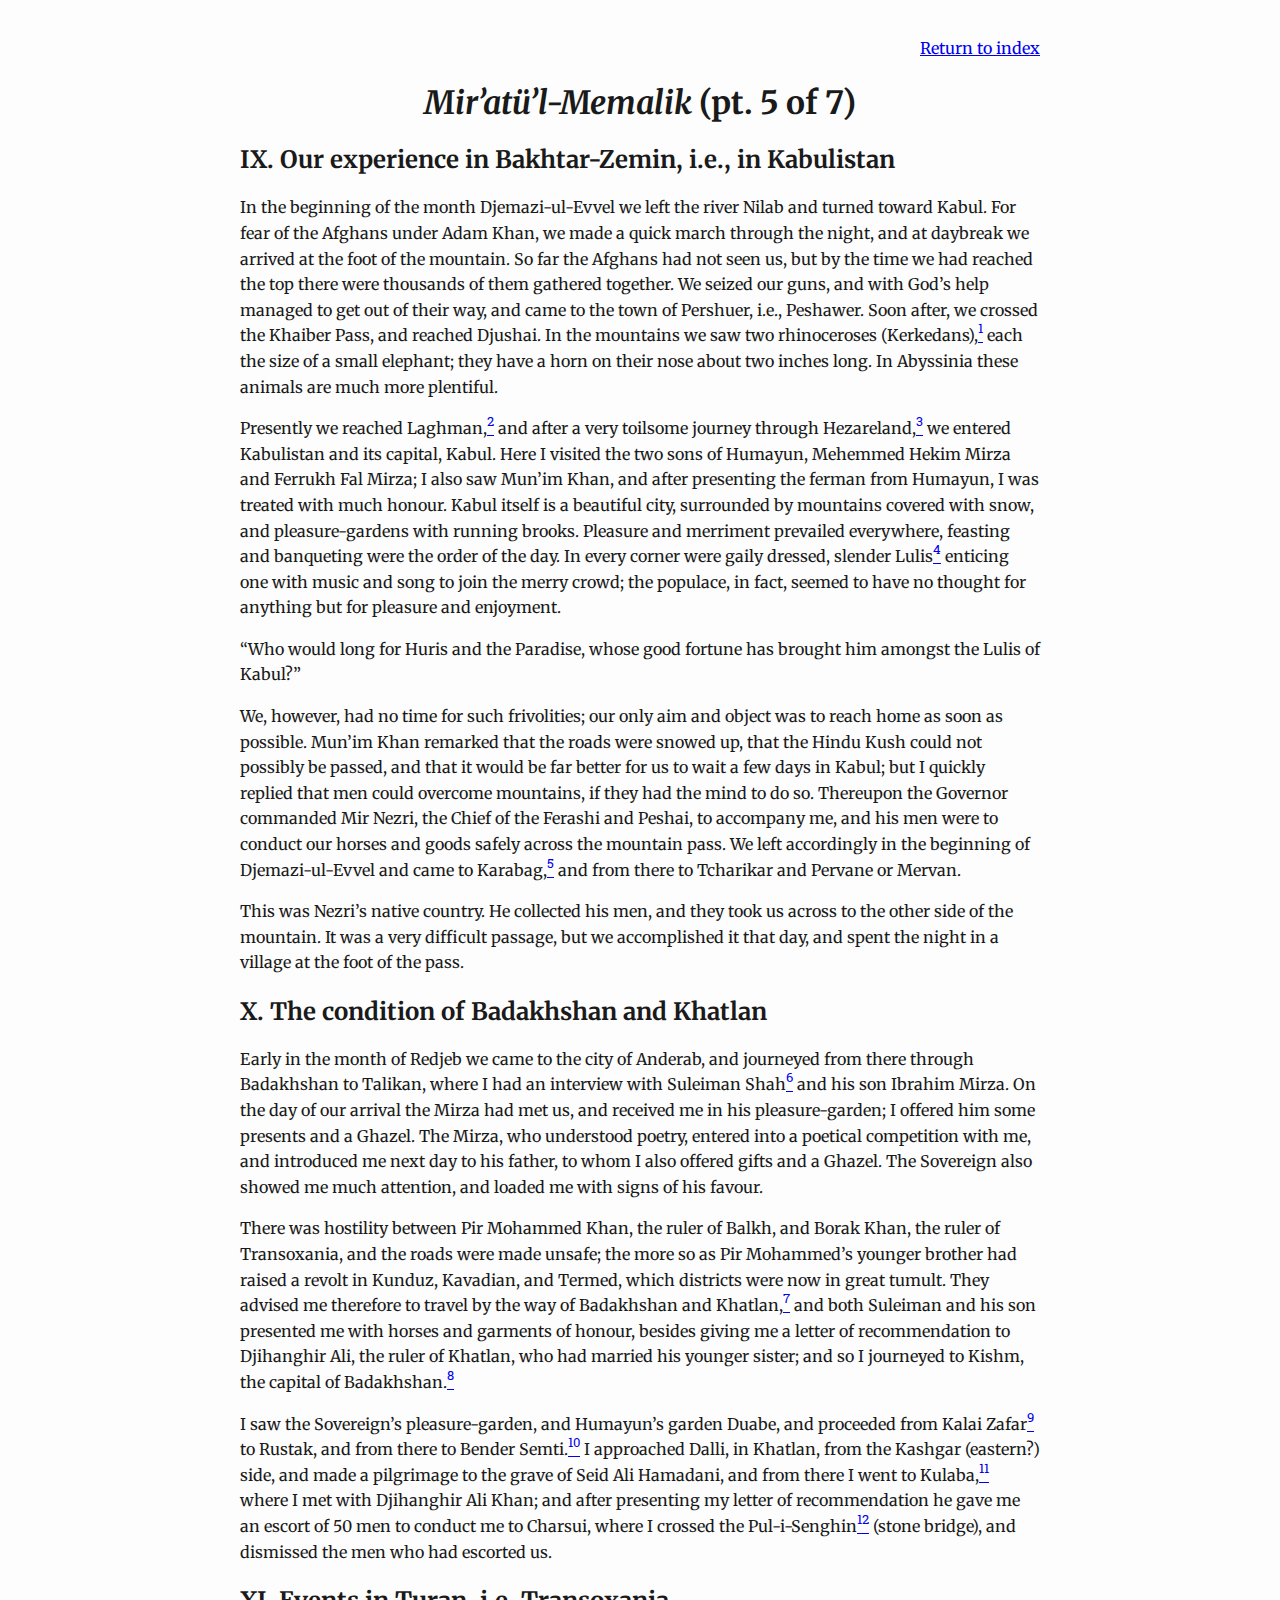
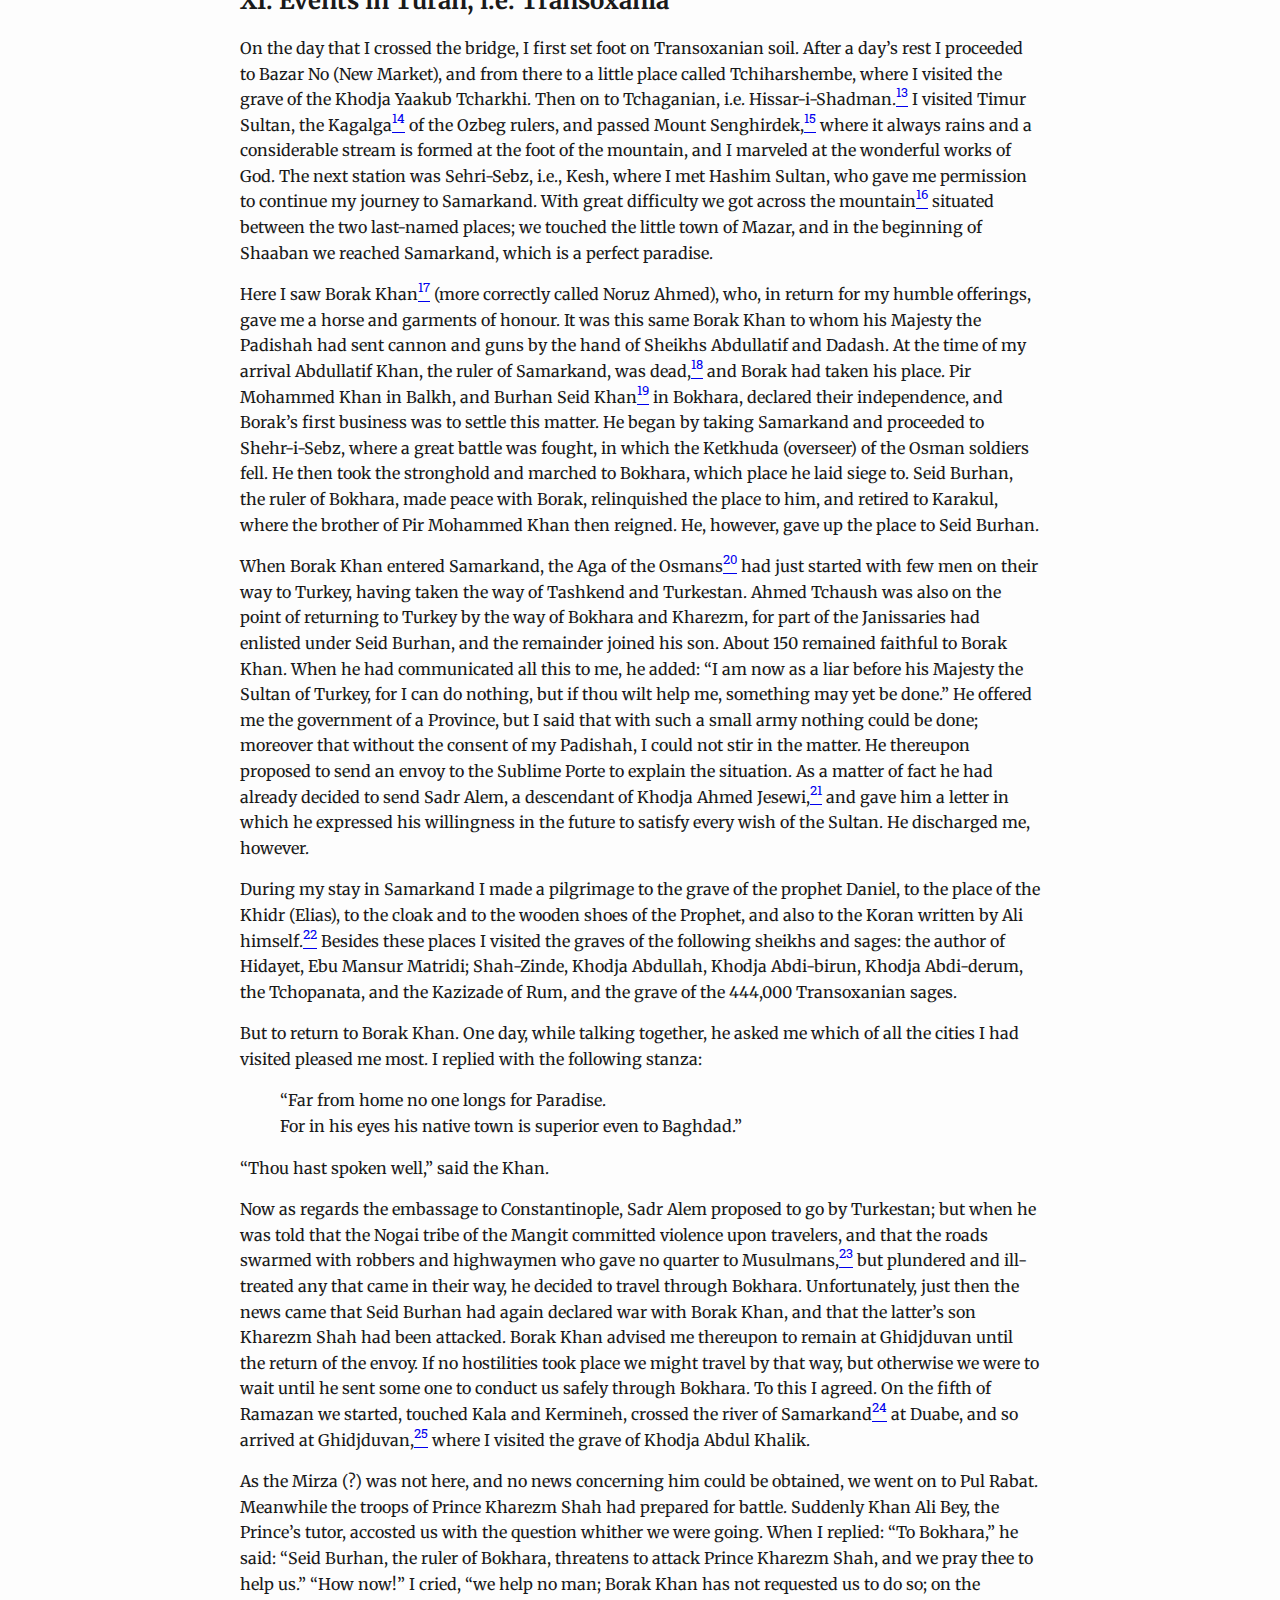
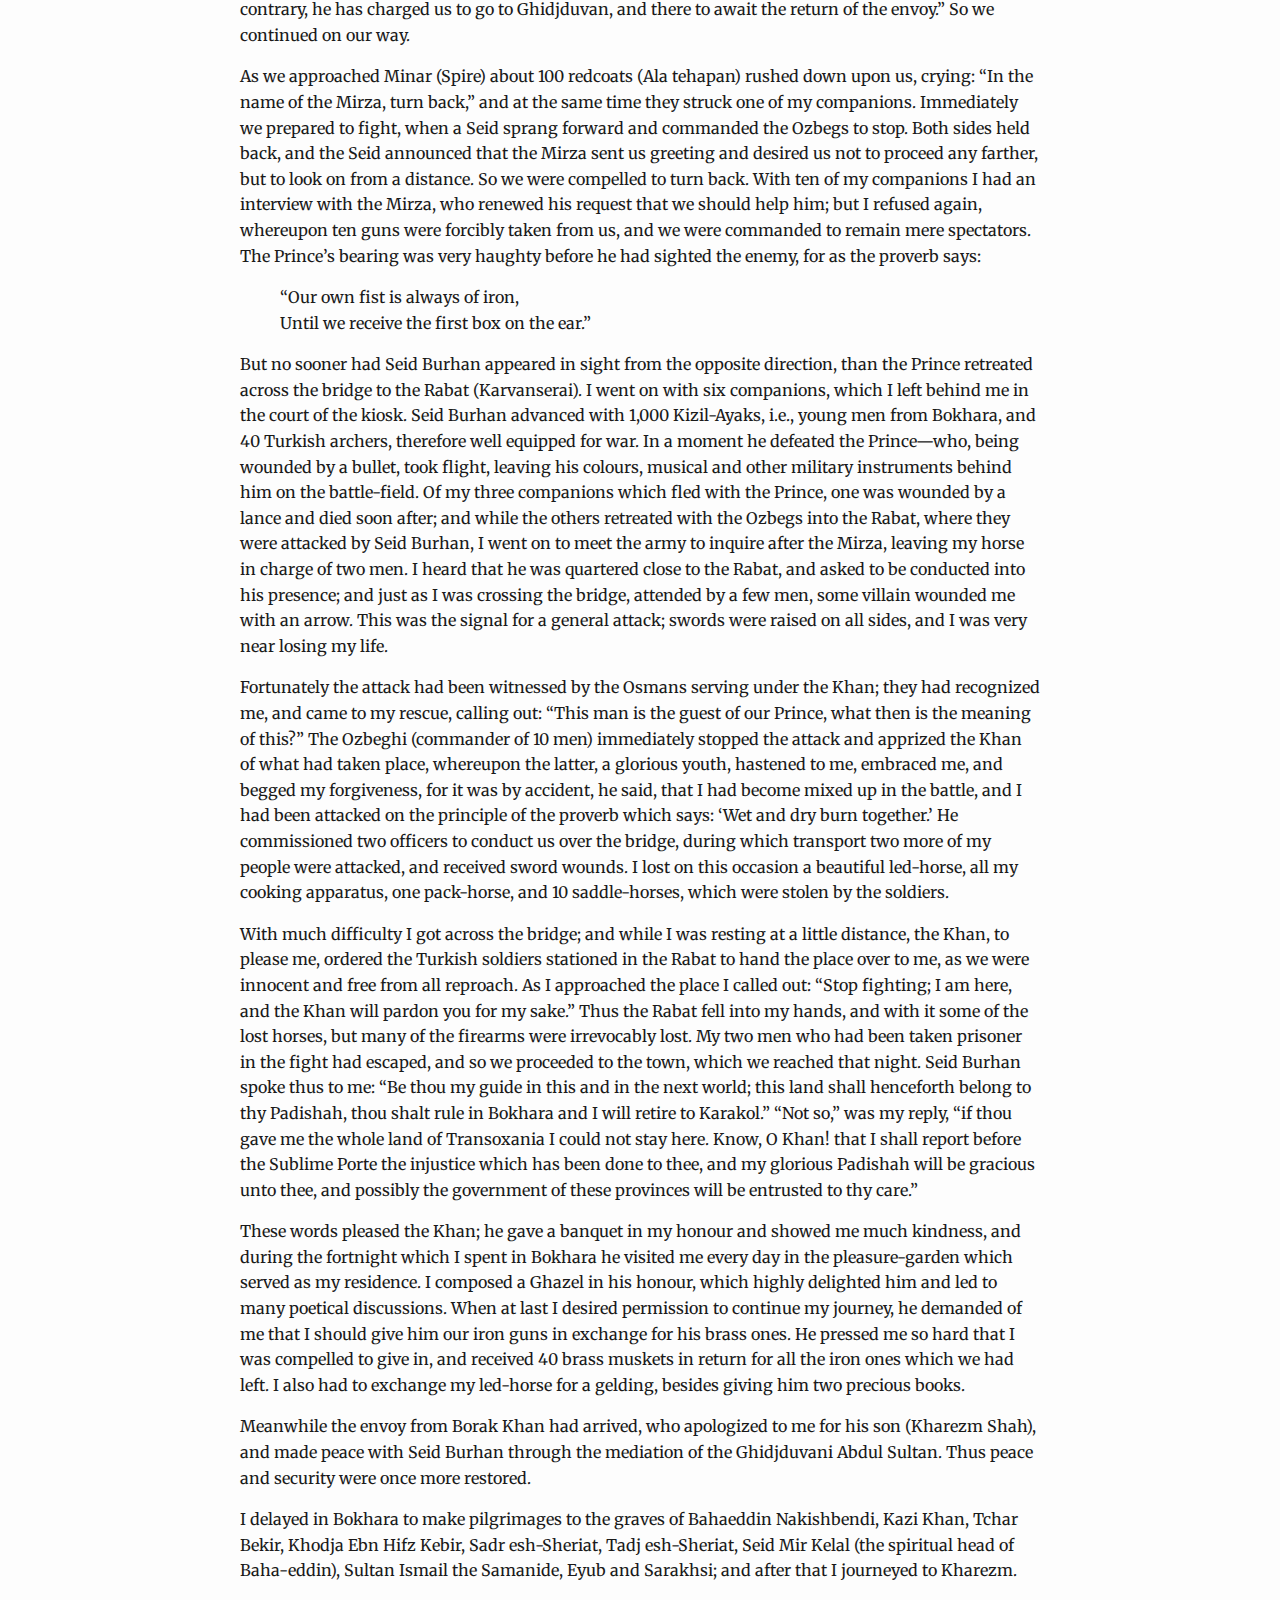
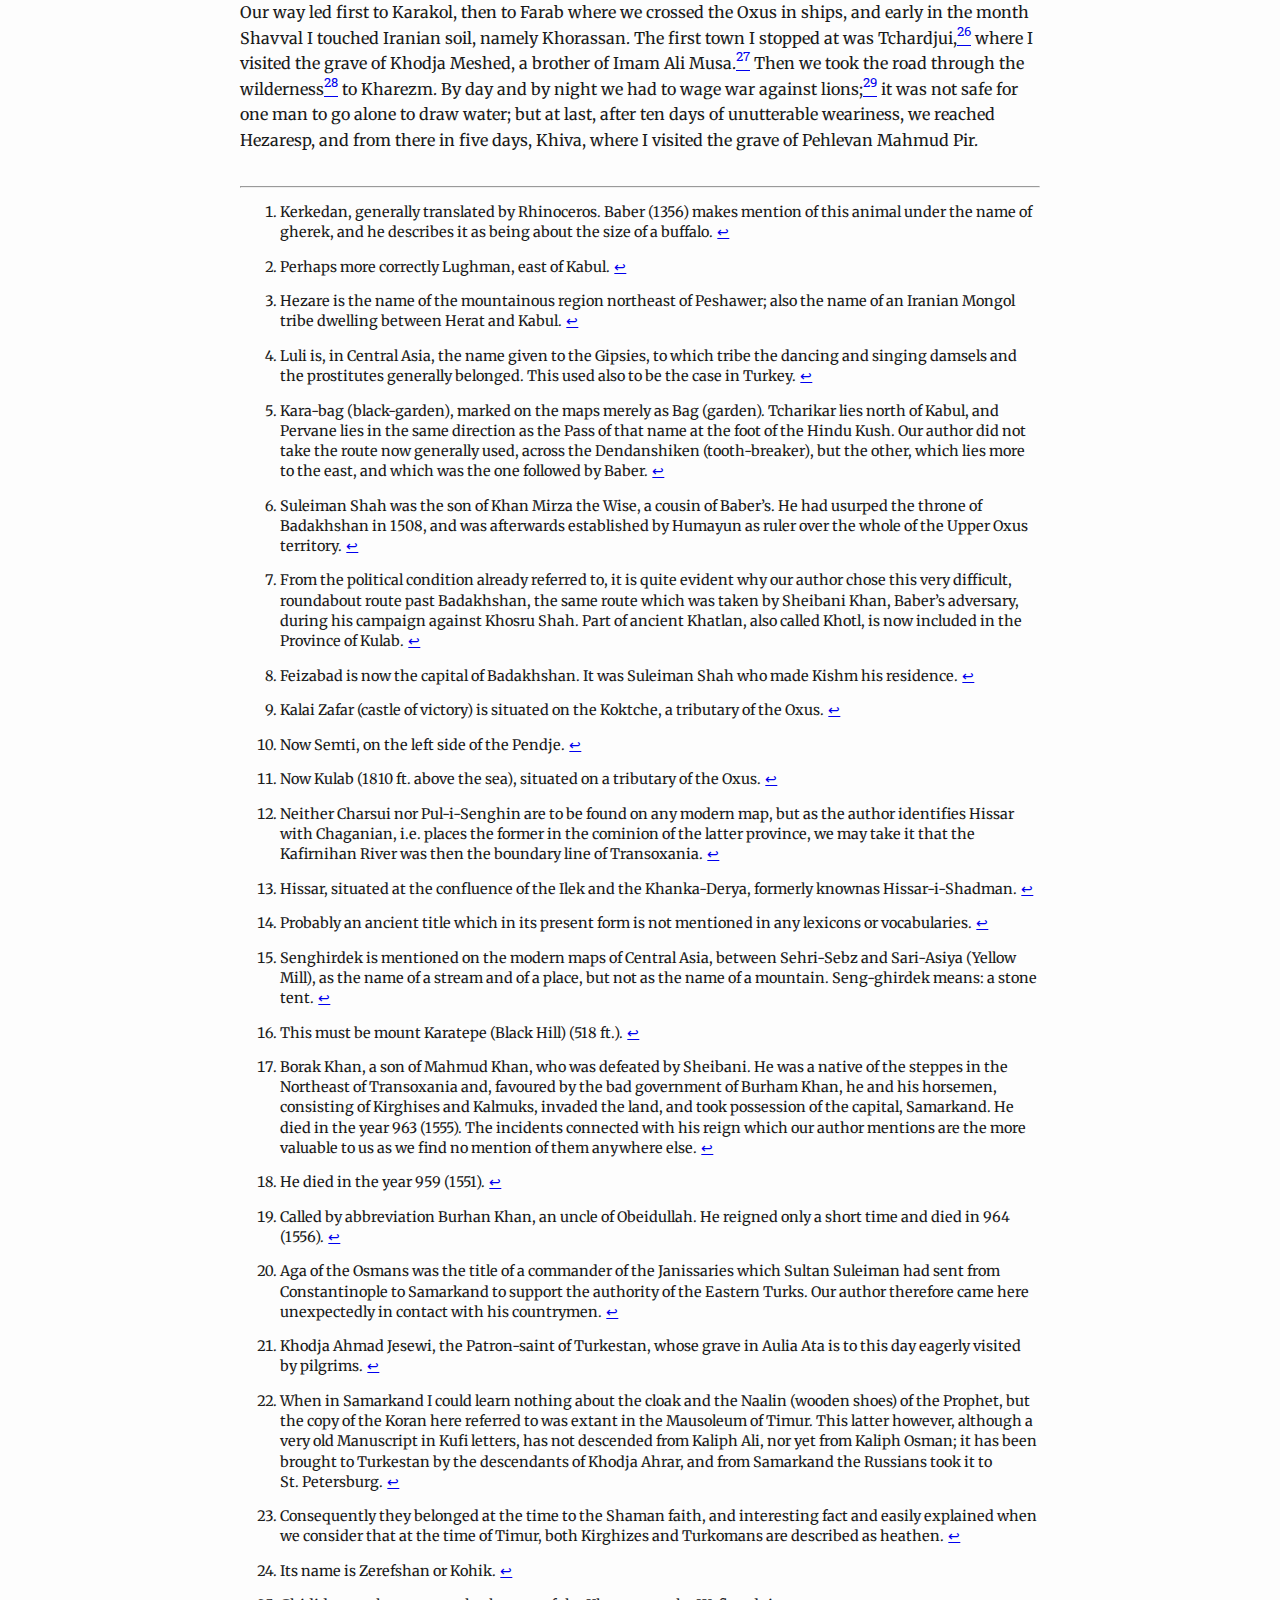
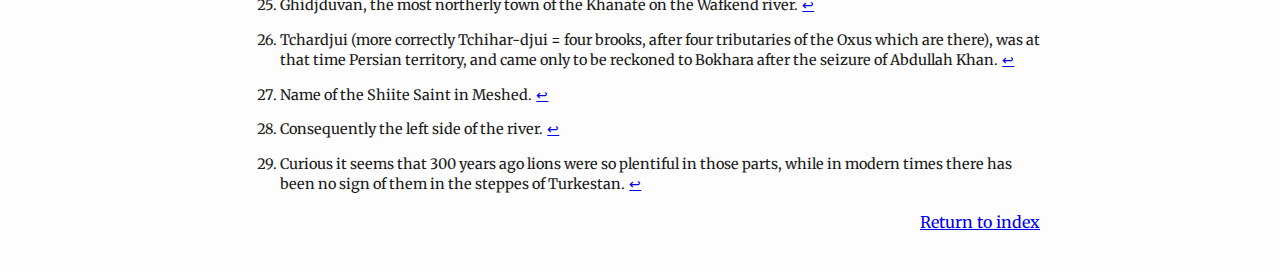
<file: pt-5/index.html>
<!doctype html>
<html xmlns="http://www.w3.org/1999/xhtml" lang="" xml:lang="">
  <head>
    <meta charset="utf-8" />
    <meta name="generator" content="pandoc" />
    <meta
      name="viewport"
      content="width=device-width, initial-scale=1.0, user-scalable=yes"
    />
    <title>Mir’atü’l-Memalik (pt. 5 of 7)</title>
    <style>
      code {
        white-space: pre-wrap;
      }
      span.smallcaps {
        font-variant: small-caps;
      }
      div.columns {
        display: flex;
        gap: min(4vw, 1.5em);
      }
      div.column {
        flex: auto;
        overflow-x: auto;
      }
      div.hanging-indent {
        margin-left: 1.5em;
        text-indent: -1.5em;
      }
      /* The extra [class] is a hack that increases specificity enough to
       override a similar rule in reveal.js */
      ul.task-list[class] {
        list-style: none;
      }
      ul.task-list li input[type="checkbox"] {
        font-size: inherit;
        width: 0.8em;
        margin: 0 0.8em 0.2em -1.6em;
        vertical-align: middle;
      }
      .display.math {
        display: block;
        text-align: center;
        margin: 0.5rem auto;
      }
    </style>
    <meta
      property="og:image"
      content="https://www.theobeers.com/sidi-ali/map.jpg"
    />
    <meta name="twitter:card" content="summary_large_image" />

    <link rel="preconnect" href="https://fonts.gstatic.com" />
    <link
      href="https://fonts.googleapis.com/css2?family=Merriweather:ital@0;1&display=swap"
      rel="stylesheet"
    />
    <link
      href="https://fonts.googleapis.com/css2?family=Roboto+Slab&text=0123456789&display=swap"
      rel="stylesheet"
    />

    <link href="../styles.css" rel="stylesheet" />

    <link href="#" rel="icon" />
  </head>
  <body>
    <p class="return-link"><a href="../">Return to index</a></p>
    <header id="title-block-header">
      <h1 class="title"><em>Mir’atü’l-Memalik</em> (pt. 5 of 7)</h1>
    </header>
    <h2>IX. Our experience in Bakhtar-Zemin, i.e., in Kabulistan</h2>
    <p>
      In the beginning of the month Djemazi-ul-Evvel we left the river Nilab and
      turned toward Kabul. For fear of the Afghans under Adam Khan, we made a
      quick march through the night, and at daybreak we arrived at the foot of
      the mountain. So far the Afghans had not seen us, but by the time we had
      reached the top there were thousands of them gathered together. We seized
      our guns, and with God’s help managed to get out of their way, and came to
      the town of Pershuer, i.e., Peshawer. Soon after, we crossed the Khaiber
      Pass, and reached Djushai. In the mountains we saw two rhinoceroses
      (Kerkedans),<a
        href="#fn1"
        class="footnote-ref"
        id="fnref1"
        role="doc-noteref"
        ><sup>1</sup></a
      >
      each the size of a small elephant; they have a horn on their nose about
      two inches long. In Abyssinia these animals are much more plentiful.
    </p>
    <p>
      Presently we reached Laghman,<a
        href="#fn2"
        class="footnote-ref"
        id="fnref2"
        role="doc-noteref"
        ><sup>2</sup></a
      >
      and after a very toilsome journey through Hezareland,<a
        href="#fn3"
        class="footnote-ref"
        id="fnref3"
        role="doc-noteref"
        ><sup>3</sup></a
      >
      we entered Kabulistan and its capital, Kabul. Here I visited the two sons
      of Humayun, Mehemmed Hekim Mirza and Ferrukh Fal Mirza; I also saw Mun’im
      Khan, and after presenting the ferman from Humayun, I was treated with
      much honour. Kabul itself is a beautiful city, surrounded by mountains
      covered with snow, and pleasure-gardens with running brooks. Pleasure and
      merriment prevailed everywhere, feasting and banqueting were the order of
      the day. In every corner were gaily dressed, slender Lulis<a
        href="#fn4"
        class="footnote-ref"
        id="fnref4"
        role="doc-noteref"
        ><sup>4</sup></a
      >
      enticing one with music and song to join the merry crowd; the populace, in
      fact, seemed to have no thought for anything but for pleasure and
      enjoyment.
    </p>
    <p>
      “Who would long for Huris and the Paradise, whose good fortune has brought
      him amongst the Lulis of Kabul?”
    </p>
    <p>
      We, however, had no time for such frivolities; our only aim and object was
      to reach home as soon as possible. Mun’im Khan remarked that the roads
      were snowed up, that the Hindu Kush could not possibly be passed, and that
      it would be far better for us to wait a few days in Kabul; but I quickly
      replied that men could overcome mountains, if they had the mind to do so.
      Thereupon the Governor commanded Mir Nezri, the Chief of the Ferashi and
      Peshai, to accompany me, and his men were to conduct our horses and goods
      safely across the mountain pass. We left accordingly in the beginning of
      Djemazi-ul-Evvel and came to Karabag,<a
        href="#fn5"
        class="footnote-ref"
        id="fnref5"
        role="doc-noteref"
        ><sup>5</sup></a
      >
      and from there to Tcharikar and Pervane or Mervan.
    </p>
    <p>
      This was Nezri’s native country. He collected his men, and they took us
      across to the other side of the mountain. It was a very difficult passage,
      but we accomplished it that day, and spent the night in a village at the
      foot of the pass.
    </p>
    <h2 id="ch-x">X. The condition of Badakhshan and Khatlan</h2>
    <p>
      Early in the month of Redjeb we came to the city of Anderab, and journeyed
      from there through Badakhshan to Talikan, where I had an interview with
      Suleiman Shah<a
        href="#fn6"
        class="footnote-ref"
        id="fnref6"
        role="doc-noteref"
        ><sup>6</sup></a
      >
      and his son Ibrahim Mirza. On the day of our arrival the Mirza had met us,
      and received me in his pleasure-garden; I offered him some presents and a
      Ghazel. The Mirza, who understood poetry, entered into a poetical
      competition with me, and introduced me next day to his father, to whom I
      also offered gifts and a Ghazel. The Sovereign also showed me much
      attention, and loaded me with signs of his favour.
    </p>
    <p>
      There was hostility between Pir Mohammed Khan, the ruler of Balkh, and
      Borak Khan, the ruler of Transoxania, and the roads were made unsafe; the
      more so as Pir Mohammed’s younger brother had raised a revolt in Kunduz,
      Kavadian, and Termed, which districts were now in great tumult. They
      advised me therefore to travel by the way of Badakhshan and Khatlan,<a
        href="#fn7"
        class="footnote-ref"
        id="fnref7"
        role="doc-noteref"
        ><sup>7</sup></a
      >
      and both Suleiman and his son presented me with horses and garments of
      honour, besides giving me a letter of recommendation to Djihanghir Ali,
      the ruler of Khatlan, who had married his younger sister; and so I
      journeyed to Kishm, the capital of Badakhshan.<a
        href="#fn8"
        class="footnote-ref"
        id="fnref8"
        role="doc-noteref"
        ><sup>8</sup></a
      >
    </p>
    <p>
      I saw the Sovereign’s pleasure-garden, and Humayun’s garden Duabe, and
      proceeded from Kalai Zafar<a
        href="#fn9"
        class="footnote-ref"
        id="fnref9"
        role="doc-noteref"
        ><sup>9</sup></a
      >
      to Rustak, and from there to Bender Semti.<a
        href="#fn10"
        class="footnote-ref"
        id="fnref10"
        role="doc-noteref"
        ><sup>10</sup></a
      >
      I approached Dalli, in Khatlan, from the Kashgar (eastern?) side, and made
      a pilgrimage to the grave of Seid Ali Hamadani, and from there I went to
      Kulaba,<a
        href="#fn11"
        class="footnote-ref"
        id="fnref11"
        role="doc-noteref"
        ><sup>11</sup></a
      >
      where I met with Djihanghir Ali Khan; and after presenting my letter of
      recommendation he gave me an escort of 50 men to conduct me to Charsui,
      where I crossed the Pul-i-Senghin<a
        href="#fn12"
        class="footnote-ref"
        id="fnref12"
        role="doc-noteref"
        ><sup>12</sup></a
      >
      (stone bridge), and dismissed the men who had escorted us.
    </p>
    <h2 id="ch-xi">XI. Events in Turan, i.e. Transoxania</h2>
    <p>
      On the day that I crossed the bridge, I first set foot on Transoxanian
      soil. After a day’s rest I proceeded to Bazar No (New Market), and from
      there to a little place called Tchiharshembe, where I visited the grave of
      the Khodja Yaakub Tcharkhi. Then on to Tchaganian,
      i.e. Hissar-i-Shadman.<a
        href="#fn13"
        class="footnote-ref"
        id="fnref13"
        role="doc-noteref"
        ><sup>13</sup></a
      >
      I visited Timur Sultan, the Kagalga<a
        href="#fn14"
        class="footnote-ref"
        id="fnref14"
        role="doc-noteref"
        ><sup>14</sup></a
      >
      of the Ozbeg rulers, and passed Mount Senghirdek,<a
        href="#fn15"
        class="footnote-ref"
        id="fnref15"
        role="doc-noteref"
        ><sup>15</sup></a
      >
      where it always rains and a considerable stream is formed at the foot of
      the mountain, and I marveled at the wonderful works of God. The next
      station was Sehri-Sebz, i.e., Kesh, where I met Hashim Sultan, who gave me
      permission to continue my journey to Samarkand. With great difficulty we
      got across the mountain<a
        href="#fn16"
        class="footnote-ref"
        id="fnref16"
        role="doc-noteref"
        ><sup>16</sup></a
      >
      situated between the two last-named places; we touched the little town of
      Mazar, and in the beginning of Shaaban we reached Samarkand, which is a
      perfect paradise.
    </p>
    <p>
      Here I saw Borak Khan<a
        href="#fn17"
        class="footnote-ref"
        id="fnref17"
        role="doc-noteref"
        ><sup>17</sup></a
      >
      (more correctly called Noruz Ahmed), who, in return for my humble
      offerings, gave me a horse and garments of honour. It was this same Borak
      Khan to whom his Majesty the Padishah had sent cannon and guns by the hand
      of Sheikhs Abdullatif and Dadash. At the time of my arrival Abdullatif
      Khan, the ruler of Samarkand, was dead,<a
        href="#fn18"
        class="footnote-ref"
        id="fnref18"
        role="doc-noteref"
        ><sup>18</sup></a
      >
      and Borak had taken his place. Pir Mohammed Khan in Balkh, and Burhan Seid
      Khan<a href="#fn19" class="footnote-ref" id="fnref19" role="doc-noteref"
        ><sup>19</sup></a
      >
      in Bokhara, declared their independence, and Borak’s first business was to
      settle this matter. He began by taking Samarkand and proceeded to
      Shehr-i-Sebz, where a great battle was fought, in which the Ketkhuda
      (overseer) of the Osman soldiers fell. He then took the stronghold and
      marched to Bokhara, which place he laid siege to. Seid Burhan, the ruler
      of Bokhara, made peace with Borak, relinquished the place to him, and
      retired to Karakul, where the brother of Pir Mohammed Khan then reigned.
      He, however, gave up the place to Seid Burhan.
    </p>
    <p>
      When Borak Khan entered Samarkand, the Aga of the Osmans<a
        href="#fn20"
        class="footnote-ref"
        id="fnref20"
        role="doc-noteref"
        ><sup>20</sup></a
      >
      had just started with few men on their way to Turkey, having taken the way
      of Tashkend and Turkestan. Ahmed Tchaush was also on the point of
      returning to Turkey by the way of Bokhara and Kharezm, for part of the
      Janissaries had enlisted under Seid Burhan, and the remainder joined his
      son. About 150 remained faithful to Borak Khan. When he had communicated
      all this to me, he added: “I am now as a liar before his Majesty the
      Sultan of Turkey, for I can do nothing, but if thou wilt help me,
      something may yet be done.” He offered me the government of a Province,
      but I said that with such a small army nothing could be done; moreover
      that without the consent of my Padishah, I could not stir in the matter.
      He thereupon proposed to send an envoy to the Sublime Porte to explain the
      situation. As a matter of fact he had already decided to send Sadr Alem, a
      descendant of Khodja Ahmed Jesewi,<a
        href="#fn21"
        class="footnote-ref"
        id="fnref21"
        role="doc-noteref"
        ><sup>21</sup></a
      >
      and gave him a letter in which he expressed his willingness in the future
      to satisfy every wish of the Sultan. He discharged me, however.
    </p>
    <p>
      During my stay in Samarkand I made a pilgrimage to the grave of the
      prophet Daniel, to the place of the Khidr (Elias), to the cloak and to the
      wooden shoes of the Prophet, and also to the Koran written by Ali
      himself.<a
        href="#fn22"
        class="footnote-ref"
        id="fnref22"
        role="doc-noteref"
        ><sup>22</sup></a
      >
      Besides these places I visited the graves of the following sheikhs and
      sages: the author of Hidayet, Ebu Mansur Matridi; Shah-Zinde, Khodja
      Abdullah, Khodja Abdi-birun, Khodja Abdi-derum, the Tchopanata, and the
      Kazizade of Rum, and the grave of the 444,000 Transoxanian sages.
    </p>
    <p>
      But to return to Borak Khan. One day, while talking together, he asked me
      which of all the cities I had visited pleased me most. I replied with the
      following stanza:
    </p>
    <blockquote>
      <p>
        “Far from home no one longs for Paradise.<br />
        For in his eyes his native town is superior even to Baghdad.”
      </p>
    </blockquote>
    <p>“Thou hast spoken well,” said the Khan.</p>
    <p>
      Now as regards the embassage to Constantinople, Sadr Alem proposed to go
      by Turkestan; but when he was told that the Nogai tribe of the Mangit
      committed violence upon travelers, and that the roads swarmed with robbers
      and highwaymen who gave no quarter to Musulmans,<a
        href="#fn23"
        class="footnote-ref"
        id="fnref23"
        role="doc-noteref"
        ><sup>23</sup></a
      >
      but plundered and ill-treated any that came in their way, he decided to
      travel through Bokhara. Unfortunately, just then the news came that Seid
      Burhan had again declared war with Borak Khan, and that the latter’s son
      Kharezm Shah had been attacked. Borak Khan advised me thereupon to remain
      at Ghidjduvan until the return of the envoy. If no hostilities took place
      we might travel by that way, but otherwise we were to wait until he sent
      some one to conduct us safely through Bokhara. To this I agreed. On the
      fifth of Ramazan we started, touched Kala and Kermineh, crossed the river
      of Samarkand<a
        href="#fn24"
        class="footnote-ref"
        id="fnref24"
        role="doc-noteref"
        ><sup>24</sup></a
      >
      at Duabe, and so arrived at Ghidjduvan,<a
        href="#fn25"
        class="footnote-ref"
        id="fnref25"
        role="doc-noteref"
        ><sup>25</sup></a
      >
      where I visited the grave of Khodja Abdul Khalik.
    </p>
    <p>
      As the Mirza (?) was not here, and no news concerning him could be
      obtained, we went on to Pul Rabat. Meanwhile the troops of Prince Kharezm
      Shah had prepared for battle. Suddenly Khan Ali Bey, the Prince’s tutor,
      accosted us with the question whither we were going. When I replied: “To
      Bokhara,” he said: “Seid Burhan, the ruler of Bokhara, threatens to attack
      Prince Kharezm Shah, and we pray thee to help us.” “How now!” I cried, “we
      help no man; Borak Khan has not requested us to do so; on the contrary, he
      has charged us to go to Ghidjduvan, and there to await the return of the
      envoy.” So we continued on our way.
    </p>
    <p>
      As we approached Minar (Spire) about 100 redcoats (Ala tehapan) rushed
      down upon us, crying: “In the name of the Mirza, turn back,” and at the
      same time they struck one of my companions. Immediately we prepared to
      fight, when a Seid sprang forward and commanded the Ozbegs to stop. Both
      sides held back, and the Seid announced that the Mirza sent us greeting
      and desired us not to proceed any farther, but to look on from a distance.
      So we were compelled to turn back. With ten of my companions I had an
      interview with the Mirza, who renewed his request that we should help him;
      but I refused again, whereupon ten guns were forcibly taken from us, and
      we were commanded to remain mere spectators. The Prince’s bearing was very
      haughty before he had sighted the enemy, for as the proverb says:
    </p>
    <blockquote>
      <p>
        “Our own fist is always of iron,<br />
        Until we receive the first box on the ear.”
      </p>
    </blockquote>
    <p>
      But no sooner had Seid Burhan appeared in sight from the opposite
      direction, than the Prince retreated across the bridge to the Rabat
      (Karvanserai). I went on with six companions, which I left behind me in
      the court of the kiosk. Seid Burhan advanced with 1,000 Kizil-Ayaks, i.e.,
      young men from Bokhara, and 40 Turkish archers, therefore well equipped
      for war. In a moment he defeated the Prince—who, being wounded by a
      bullet, took flight, leaving his colours, musical and other military
      instruments behind him on the battle-field. Of my three companions which
      fled with the Prince, one was wounded by a lance and died soon after; and
      while the others retreated with the Ozbegs into the Rabat, where they were
      attacked by Seid Burhan, I went on to meet the army to inquire after the
      Mirza, leaving my horse in charge of two men. I heard that he was
      quartered close to the Rabat, and asked to be conducted into his presence;
      and just as I was crossing the bridge, attended by a few men, some villain
      wounded me with an arrow. This was the signal for a general attack; swords
      were raised on all sides, and I was very near losing my life.
    </p>
    <p>
      Fortunately the attack had been witnessed by the Osmans serving under the
      Khan; they had recognized me, and came to my rescue, calling out: “This
      man is the guest of our Prince, what then is the meaning of this?” The
      Ozbeghi (commander of 10 men) immediately stopped the attack and apprized
      the Khan of what had taken place, whereupon the latter, a glorious youth,
      hastened to me, embraced me, and begged my forgiveness, for it was by
      accident, he said, that I had become mixed up in the battle, and I had
      been attacked on the principle of the proverb which says: ‘Wet and dry
      burn together.’ He commissioned two officers to conduct us over the
      bridge, during which transport two more of my people were attacked, and
      received sword wounds. I lost on this occasion a beautiful led-horse, all
      my cooking apparatus, one pack-horse, and 10 saddle-horses, which were
      stolen by the soldiers.
    </p>
    <p>
      With much difficulty I got across the bridge; and while I was resting at a
      little distance, the Khan, to please me, ordered the Turkish soldiers
      stationed in the Rabat to hand the place over to me, as we were innocent
      and free from all reproach. As I approached the place I called out: “Stop
      fighting; I am here, and the Khan will pardon you for my sake.” Thus the
      Rabat fell into my hands, and with it some of the lost horses, but many of
      the firearms were irrevocably lost. My two men who had been taken prisoner
      in the fight had escaped, and so we proceeded to the town, which we
      reached that night. Seid Burhan spoke thus to me: “Be thou my guide in
      this and in the next world; this land shall henceforth belong to thy
      Padishah, thou shalt rule in Bokhara and I will retire to Karakol.” “Not
      so,” was my reply, “if thou gave me the whole land of Transoxania I could
      not stay here. Know, O Khan! that I shall report before the Sublime Porte
      the injustice which has been done to thee, and my glorious Padishah will
      be gracious unto thee, and possibly the government of these provinces will
      be entrusted to thy care.”
    </p>
    <p>
      These words pleased the Khan; he gave a banquet in my honour and showed me
      much kindness, and during the fortnight which I spent in Bokhara he
      visited me every day in the pleasure-garden which served as my residence.
      I composed a Ghazel in his honour, which highly delighted him and led to
      many poetical discussions. When at last I desired permission to continue
      my journey, he demanded of me that I should give him our iron guns in
      exchange for his brass ones. He pressed me so hard that I was compelled to
      give in, and received 40 brass muskets in return for all the iron ones
      which we had left. I also had to exchange my led-horse for a gelding,
      besides giving him two precious books.
    </p>
    <p>
      Meanwhile the envoy from Borak Khan had arrived, who apologized to me for
      his son (Kharezm Shah), and made peace with Seid Burhan through the
      mediation of the Ghidjduvani Abdul Sultan. Thus peace and security were
      once more restored.
    </p>
    <p>
      I delayed in Bokhara to make pilgrimages to the graves of Bahaeddin
      Nakishbendi, Kazi Khan, Tchar Bekir, Khodja Ebn Hifz Kebir, Sadr
      esh-Sheriat, Tadj esh-Sheriat, Seid Mir Kelal (the spiritual head of
      Baha-eddin), Sultan Ismail the Samanide, Eyub and Sarakhsi; and after that
      I journeyed to Kharezm.
    </p>
    <p>
      Our way led first to Karakol, then to Farab where we crossed the Oxus in
      ships, and early in the month Shavval I touched Iranian soil, namely
      Khorassan. The first town I stopped at was Tchardjui,<a
        href="#fn26"
        class="footnote-ref"
        id="fnref26"
        role="doc-noteref"
        ><sup>26</sup></a
      >
      where I visited the grave of Khodja Meshed, a brother of Imam Ali Musa.<a
        href="#fn27"
        class="footnote-ref"
        id="fnref27"
        role="doc-noteref"
        ><sup>27</sup></a
      >
      Then we took the road through the wilderness<a
        href="#fn28"
        class="footnote-ref"
        id="fnref28"
        role="doc-noteref"
        ><sup>28</sup></a
      >
      to Kharezm. By day and by night we had to wage war against lions;<a
        href="#fn29"
        class="footnote-ref"
        id="fnref29"
        role="doc-noteref"
        ><sup>29</sup></a
      >
      it was not safe for one man to go alone to draw water; but at last, after
      ten days of unutterable weariness, we reached Hezaresp, and from there in
      five days, Khiva, where I visited the grave of Pehlevan Mahmud Pir.
    </p>
    <section
      id="footnotes"
      class="footnotes footnotes-end-of-document"
      role="doc-endnotes"
    >
      <hr />
      <ol>
        <li id="fn1">
          <p>
            Kerkedan, generally translated by Rhinoceros. Baber (1356) makes
            mention of this animal under the name of gherek, and he describes it
            as being about the size of a buffalo.<a
              href="#fnref1"
              class="footnote-back"
              role="doc-backlink"
              >↩︎</a
            >
          </p>
        </li>
        <li id="fn2">
          <p>
            Perhaps more correctly Lughman, east of Kabul.<a
              href="#fnref2"
              class="footnote-back"
              role="doc-backlink"
              >↩︎</a
            >
          </p>
        </li>
        <li id="fn3">
          <p>
            Hezare is the name of the mountainous region northeast of Peshawer;
            also the name of an Iranian Mongol tribe dwelling between Herat and
            Kabul.<a href="#fnref3" class="footnote-back" role="doc-backlink"
              >↩︎</a
            >
          </p>
        </li>
        <li id="fn4">
          <p>
            Luli is, in Central Asia, the name given to the Gipsies, to which
            tribe the dancing and singing damsels and the prostitutes generally
            belonged. This used also to be the case in Turkey.<a
              href="#fnref4"
              class="footnote-back"
              role="doc-backlink"
              >↩︎</a
            >
          </p>
        </li>
        <li id="fn5">
          <p>
            Kara-bag (black-garden), marked on the maps merely as Bag (garden).
            Tcharikar lies north of Kabul, and Pervane lies in the same
            direction as the Pass of that name at the foot of the Hindu Kush.
            Our author did not take the route now generally used, across the
            Dendanshiken (tooth-breaker), but the other, which lies more to the
            east, and which was the one followed by Baber.<a
              href="#fnref5"
              class="footnote-back"
              role="doc-backlink"
              >↩︎</a
            >
          </p>
        </li>
        <li id="fn6">
          <p>
            Suleiman Shah was the son of Khan Mirza the Wise, a cousin of
            Baber’s. He had usurped the throne of Badakhshan in 1508, and was
            afterwards established by Humayun as ruler over the whole of the
            Upper Oxus territory.<a
              href="#fnref6"
              class="footnote-back"
              role="doc-backlink"
              >↩︎</a
            >
          </p>
        </li>
        <li id="fn7">
          <p>
            From the political condition already referred to, it is quite
            evident why our author chose this very difficult, roundabout route
            past Badakhshan, the same route which was taken by Sheibani Khan,
            Baber’s adversary, during his campaign against Khosru Shah. Part of
            ancient Khatlan, also called Khotl, is now included in the Province
            of Kulab.<a href="#fnref7" class="footnote-back" role="doc-backlink"
              >↩︎</a
            >
          </p>
        </li>
        <li id="fn8">
          <p>
            Feizabad is now the capital of Badakhshan. It was Suleiman Shah who
            made Kishm his residence.<a
              href="#fnref8"
              class="footnote-back"
              role="doc-backlink"
              >↩︎</a
            >
          </p>
        </li>
        <li id="fn9">
          <p>
            Kalai Zafar (castle of victory) is situated on the Koktche, a
            tributary of the Oxus.<a
              href="#fnref9"
              class="footnote-back"
              role="doc-backlink"
              >↩︎</a
            >
          </p>
        </li>
        <li id="fn10">
          <p>
            Now Semti, on the left side of the Pendje.<a
              href="#fnref10"
              class="footnote-back"
              role="doc-backlink"
              >↩︎</a
            >
          </p>
        </li>
        <li id="fn11">
          <p>
            Now Kulab (1810 ft. above the sea), situated on a tributary of the
            Oxus.<a href="#fnref11" class="footnote-back" role="doc-backlink"
              >↩︎</a
            >
          </p>
        </li>
        <li id="fn12">
          <p>
            Neither Charsui nor Pul-i-Senghin are to be found on any modern map,
            but as the author identifies Hissar with Chaganian, i.e. places the
            former in the cominion of the latter province, we may take it that
            the Kafirnihan River was then the boundary line of Transoxania.<a
              href="#fnref12"
              class="footnote-back"
              role="doc-backlink"
              >↩︎</a
            >
          </p>
        </li>
        <li id="fn13">
          <p>
            Hissar, situated at the confluence of the Ilek and the Khanka-Derya,
            formerly knownas Hissar-i-Shadman.<a
              href="#fnref13"
              class="footnote-back"
              role="doc-backlink"
              >↩︎</a
            >
          </p>
        </li>
        <li id="fn14">
          <p>
            Probably an ancient title which in its present form is not mentioned
            in any lexicons or vocabularies.<a
              href="#fnref14"
              class="footnote-back"
              role="doc-backlink"
              >↩︎</a
            >
          </p>
        </li>
        <li id="fn15">
          <p>
            Senghirdek is mentioned on the modern maps of Central Asia, between
            Sehri-Sebz and Sari-Asiya (Yellow Mill), as the name of a stream and
            of a place, but not as the name of a mountain. Seng-ghirdek means: a
            stone tent.<a
              href="#fnref15"
              class="footnote-back"
              role="doc-backlink"
              >↩︎</a
            >
          </p>
        </li>
        <li id="fn16">
          <p>
            This must be mount Karatepe (Black Hill) (518 ft.).<a
              href="#fnref16"
              class="footnote-back"
              role="doc-backlink"
              >↩︎</a
            >
          </p>
        </li>
        <li id="fn17">
          <p>
            Borak Khan, a son of Mahmud Khan, who was defeated by Sheibani. He
            was a native of the steppes in the Northeast of Transoxania and,
            favoured by the bad government of Burham Khan, he and his horsemen,
            consisting of Kirghises and Kalmuks, invaded the land, and took
            possession of the capital, Samarkand. He died in the year 963
            (1555). The incidents connected with his reign which our author
            mentions are the more valuable to us as we find no mention of them
            anywhere else.<a
              href="#fnref17"
              class="footnote-back"
              role="doc-backlink"
              >↩︎</a
            >
          </p>
        </li>
        <li id="fn18">
          <p>
            He died in the year 959 (1551).<a
              href="#fnref18"
              class="footnote-back"
              role="doc-backlink"
              >↩︎</a
            >
          </p>
        </li>
        <li id="fn19">
          <p>
            Called by abbreviation Burhan Khan, an uncle of Obeidullah. He
            reigned only a short time and died in 964 (1556).<a
              href="#fnref19"
              class="footnote-back"
              role="doc-backlink"
              >↩︎</a
            >
          </p>
        </li>
        <li id="fn20">
          <p>
            Aga of the Osmans was the title of a commander of the Janissaries
            which Sultan Suleiman had sent from Constantinople to Samarkand to
            support the authority of the Eastern Turks. Our author therefore
            came here unexpectedly in contact with his countrymen.<a
              href="#fnref20"
              class="footnote-back"
              role="doc-backlink"
              >↩︎</a
            >
          </p>
        </li>
        <li id="fn21">
          <p>
            Khodja Ahmad Jesewi, the Patron-saint of Turkestan, whose grave in
            Aulia Ata is to this day eagerly visited by pilgrims.<a
              href="#fnref21"
              class="footnote-back"
              role="doc-backlink"
              >↩︎</a
            >
          </p>
        </li>
        <li id="fn22">
          <p>
            When in Samarkand I could learn nothing about the cloak and the
            Naalin (wooden shoes) of the Prophet, but the copy of the Koran here
            referred to was extant in the Mausoleum of Timur. This latter
            however, although a very old Manuscript in Kufi letters, has not
            descended from Kaliph Ali, nor yet from Kaliph Osman; it has been
            brought to Turkestan by the descendants of Khodja Ahrar, and from
            Samarkand the Russians took it to St. Petersburg.<a
              href="#fnref22"
              class="footnote-back"
              role="doc-backlink"
              >↩︎</a
            >
          </p>
        </li>
        <li id="fn23">
          <p>
            Consequently they belonged at the time to the Shaman faith, and
            interesting fact and easily explained when we consider that at the
            time of Timur, both Kirghizes and Turkomans are described as
            heathen.<a href="#fnref23" class="footnote-back" role="doc-backlink"
              >↩︎</a
            >
          </p>
        </li>
        <li id="fn24">
          <p>
            Its name is Zerefshan or Kohik.<a
              href="#fnref24"
              class="footnote-back"
              role="doc-backlink"
              >↩︎</a
            >
          </p>
        </li>
        <li id="fn25">
          <p>
            Ghidjduvan, the most northerly town of the Khanate on the Wafkend
            river.<a href="#fnref25" class="footnote-back" role="doc-backlink"
              >↩︎</a
            >
          </p>
        </li>
        <li id="fn26">
          <p>
            Tchardjui (more correctly Tchihar-djui = four brooks, after four
            tributaries of the Oxus which are there), was at that time Persian
            territory, and came only to be reckoned to Bokhara after the seizure
            of Abdullah Khan.<a
              href="#fnref26"
              class="footnote-back"
              role="doc-backlink"
              >↩︎</a
            >
          </p>
        </li>
        <li id="fn27">
          <p>
            Name of the Shiite Saint in Meshed.<a
              href="#fnref27"
              class="footnote-back"
              role="doc-backlink"
              >↩︎</a
            >
          </p>
        </li>
        <li id="fn28">
          <p>
            Consequently the left side of the river.<a
              href="#fnref28"
              class="footnote-back"
              role="doc-backlink"
              >↩︎</a
            >
          </p>
        </li>
        <li id="fn29">
          <p>
            Curious it seems that 300 years ago lions were so plentiful in those
            parts, while in modern times there has been no sign of them in the
            steppes of Turkestan.<a
              href="#fnref29"
              class="footnote-back"
              role="doc-backlink"
              >↩︎</a
            >
          </p>
        </li>
      </ol>
    </section>
    <p class="return-link"><a href="../">Return to index</a></p>
  </body>
</html>
</file>
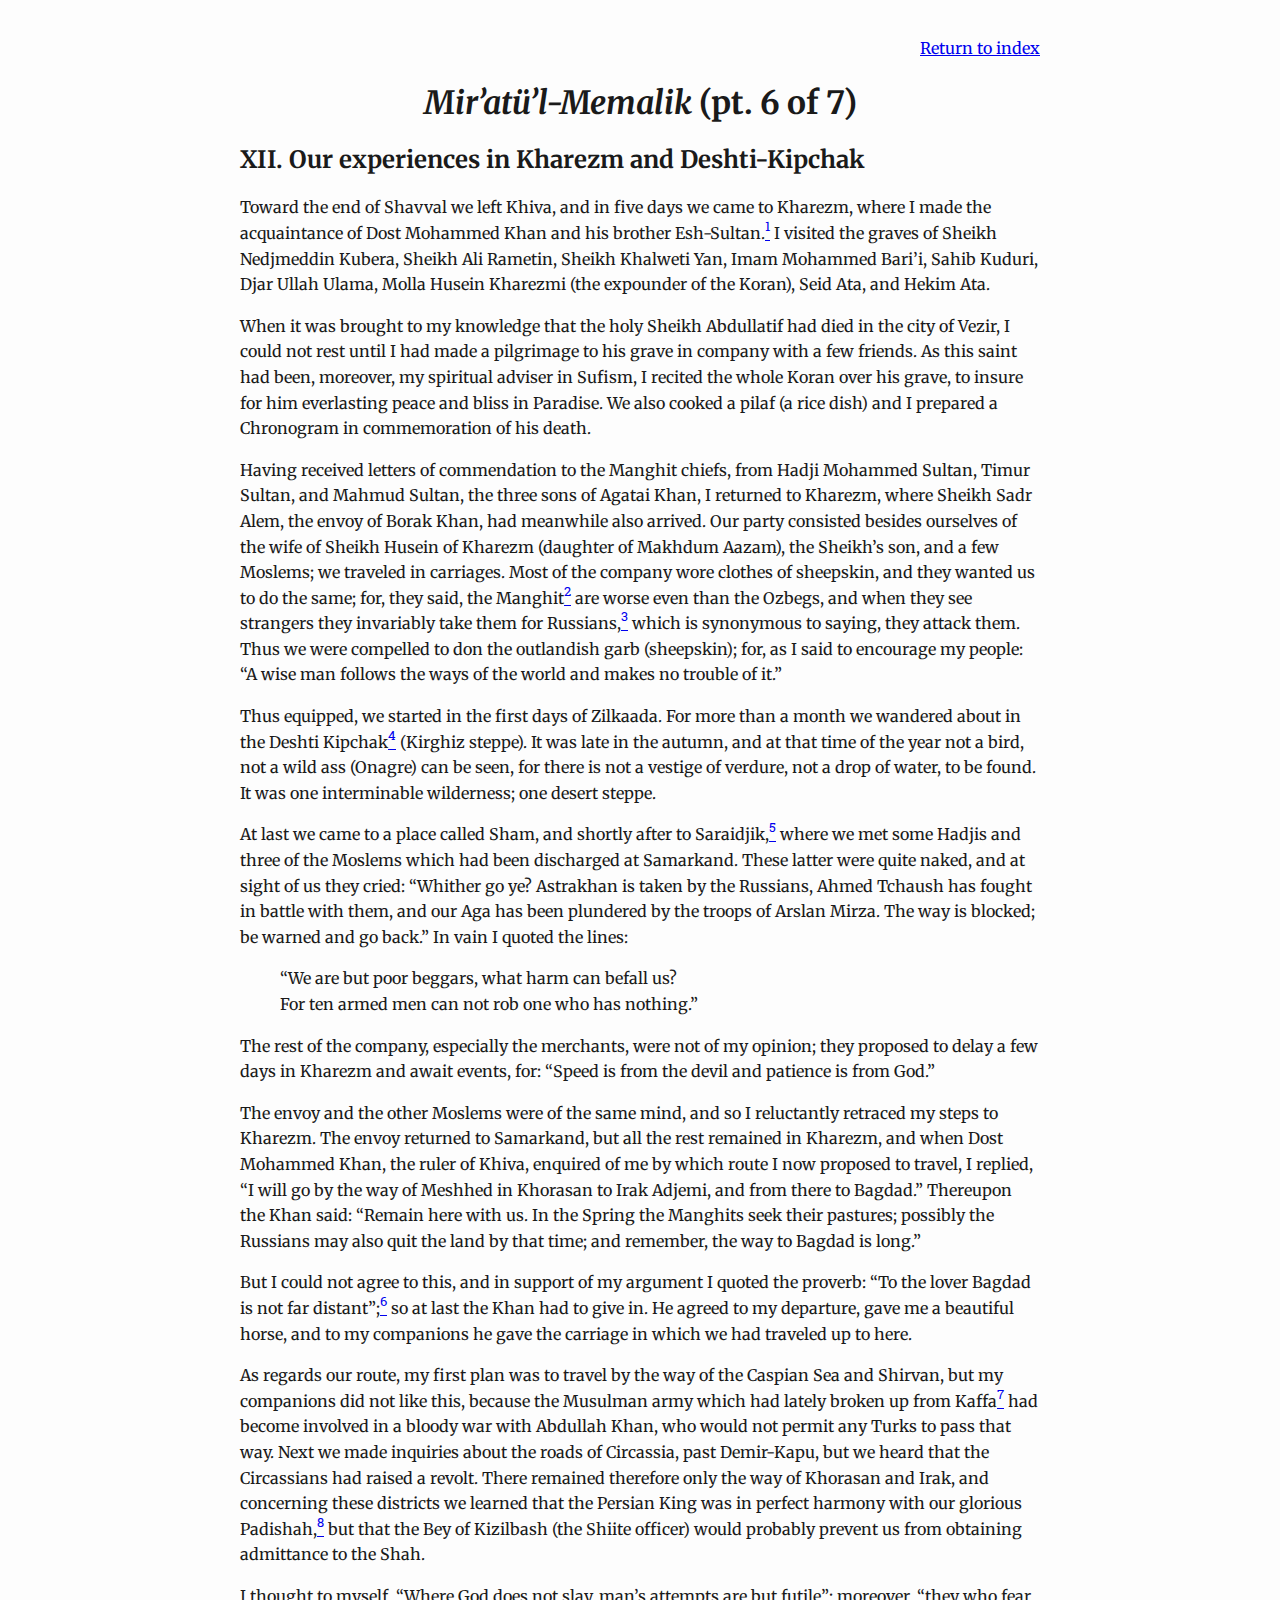
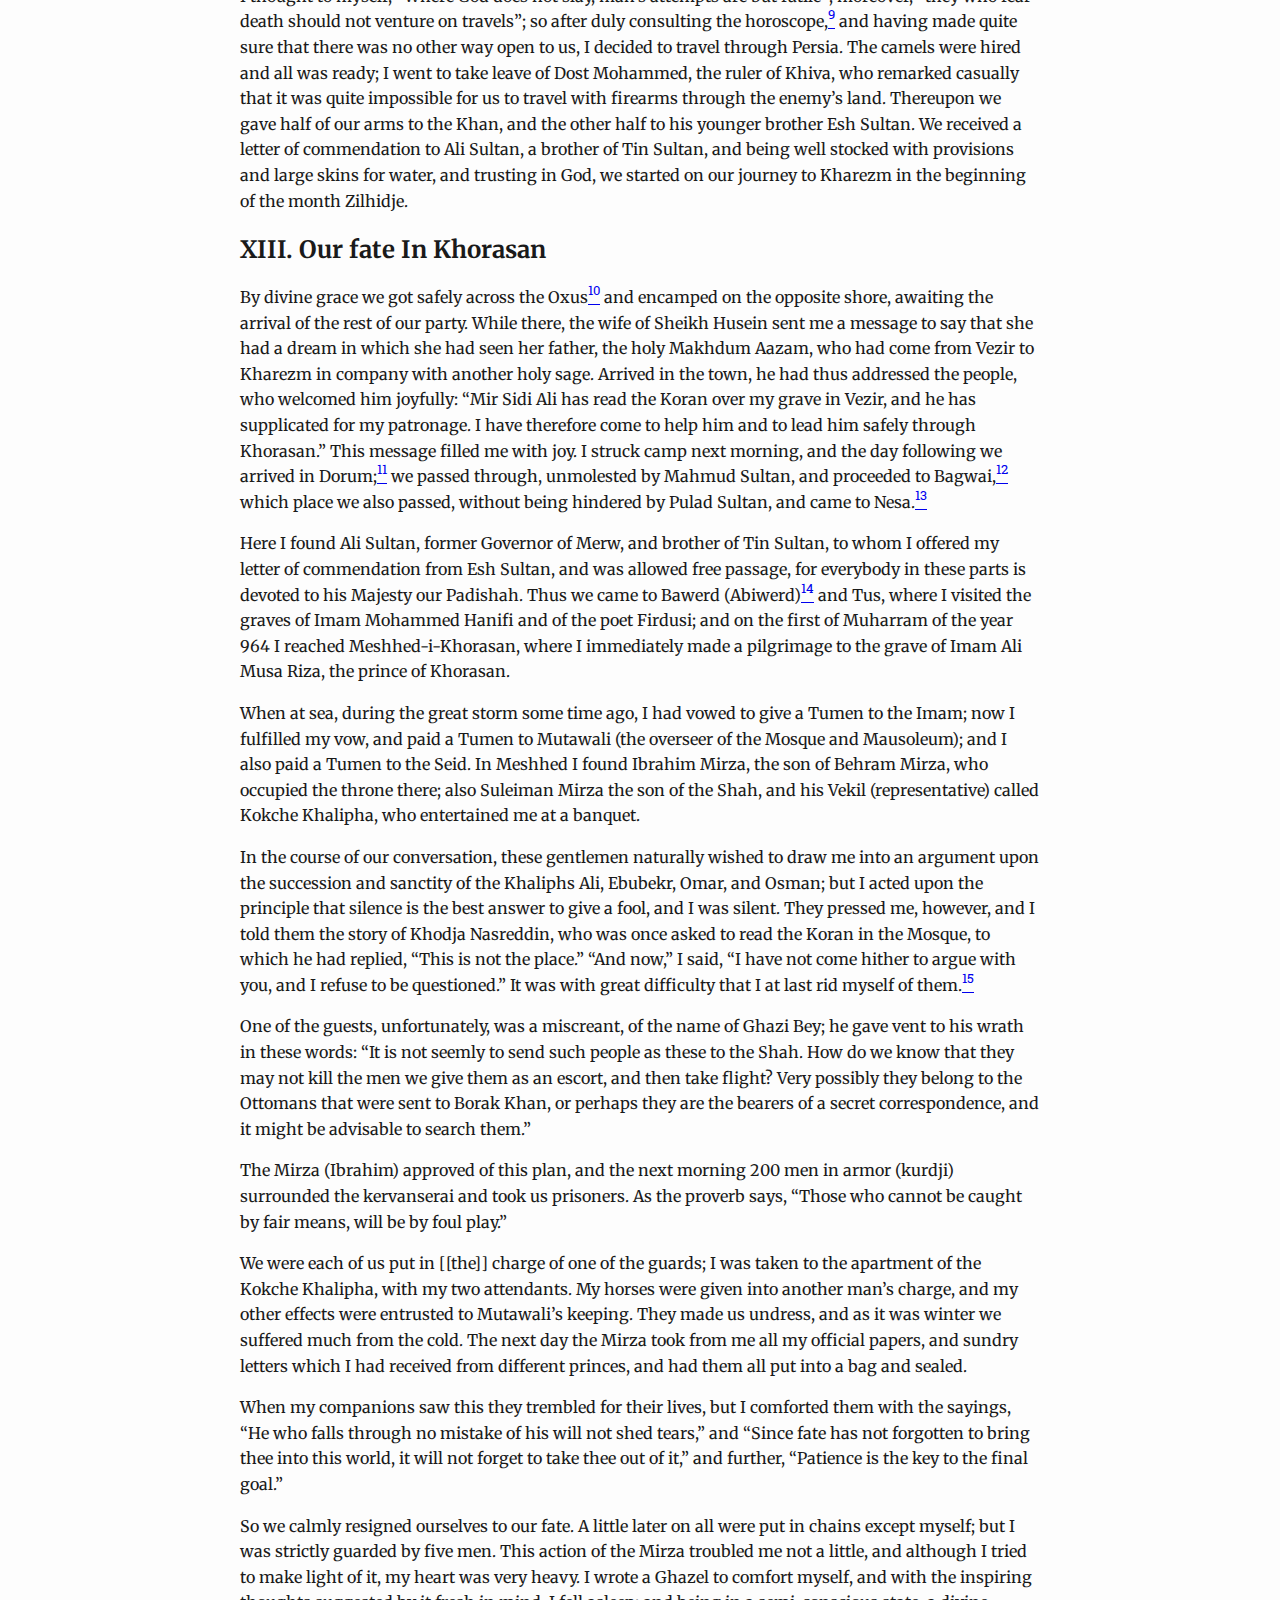
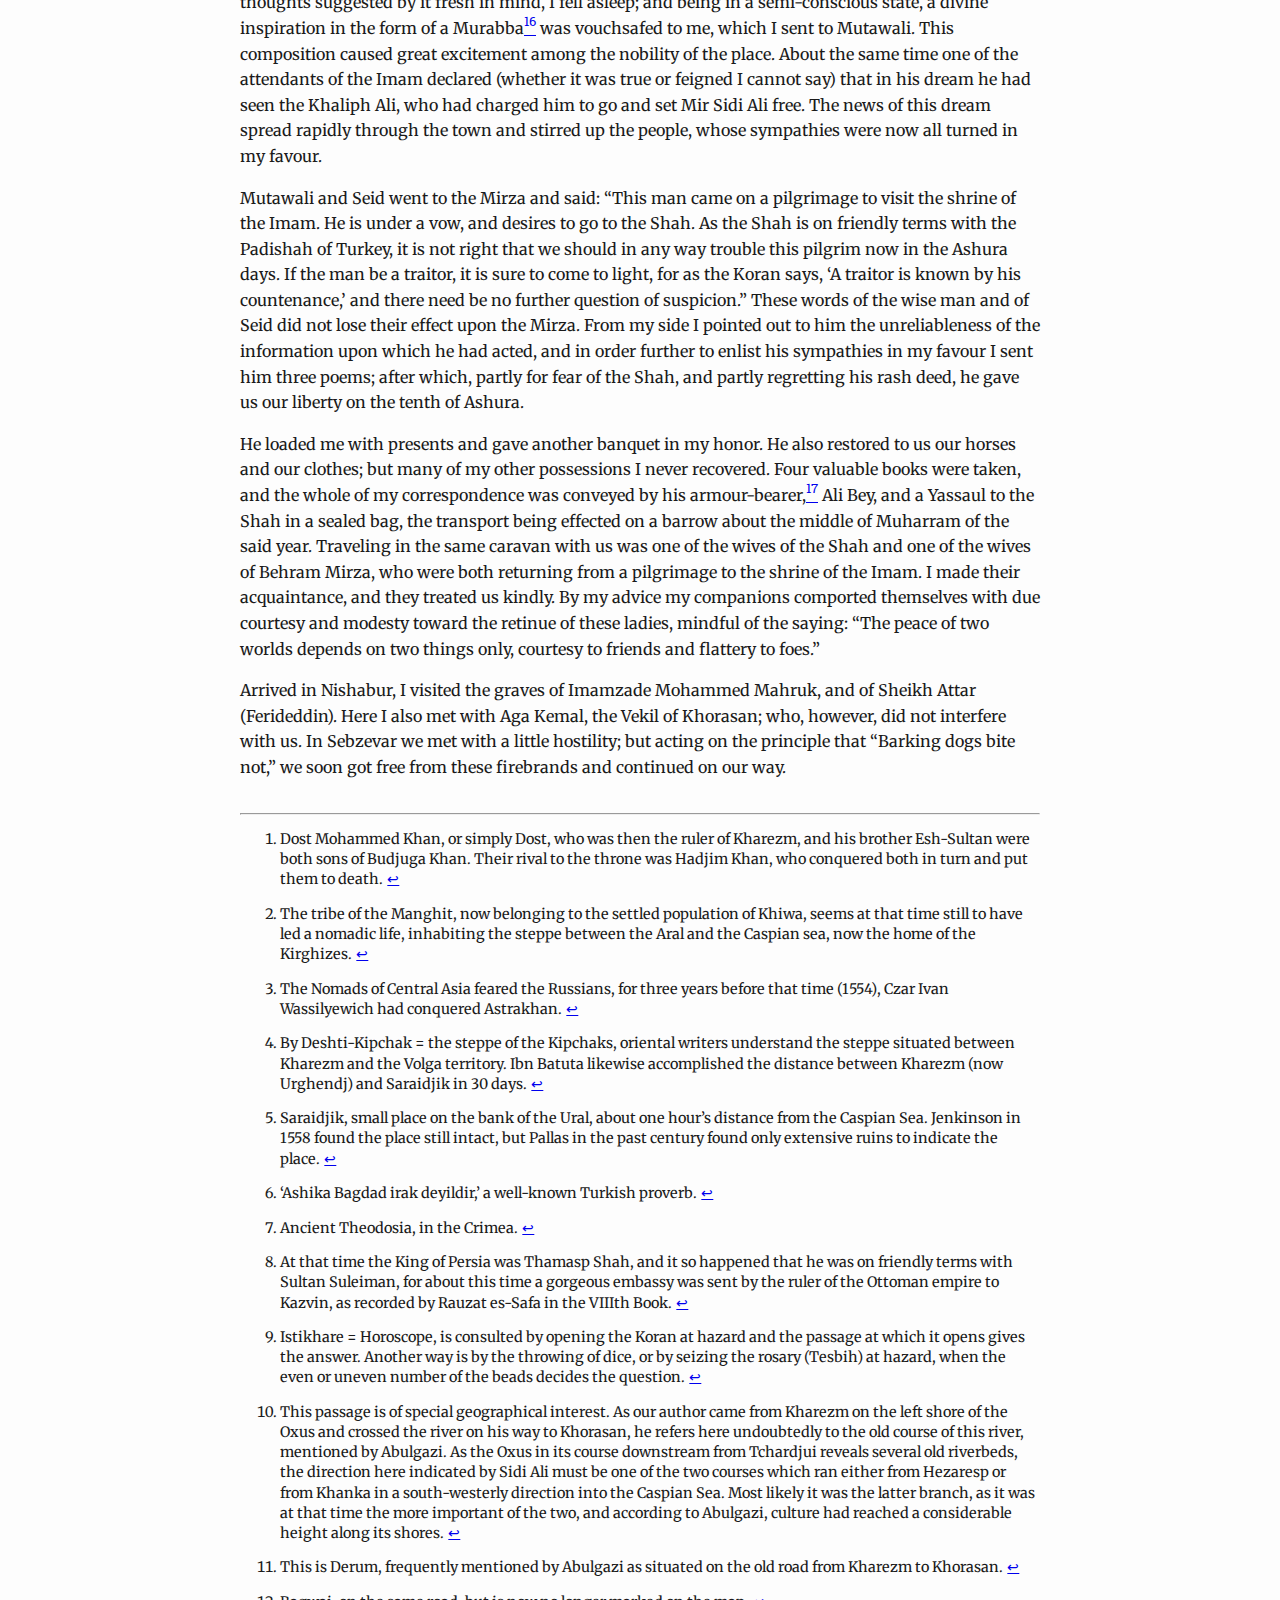
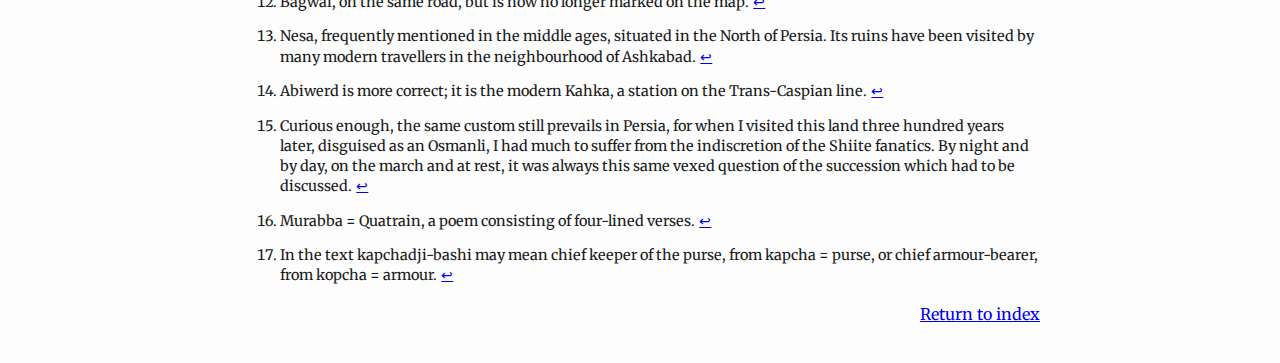
<file: pt-6/index.html>
<!doctype html>
<html xmlns="http://www.w3.org/1999/xhtml" lang="" xml:lang="">
  <head>
    <meta charset="utf-8" />
    <meta name="generator" content="pandoc" />
    <meta
      name="viewport"
      content="width=device-width, initial-scale=1.0, user-scalable=yes"
    />
    <title>Mir’atü’l-Memalik (pt. 6 of 7)</title>
    <style>
      code {
        white-space: pre-wrap;
      }
      span.smallcaps {
        font-variant: small-caps;
      }
      div.columns {
        display: flex;
        gap: min(4vw, 1.5em);
      }
      div.column {
        flex: auto;
        overflow-x: auto;
      }
      div.hanging-indent {
        margin-left: 1.5em;
        text-indent: -1.5em;
      }
      /* The extra [class] is a hack that increases specificity enough to
       override a similar rule in reveal.js */
      ul.task-list[class] {
        list-style: none;
      }
      ul.task-list li input[type="checkbox"] {
        font-size: inherit;
        width: 0.8em;
        margin: 0 0.8em 0.2em -1.6em;
        vertical-align: middle;
      }
      .display.math {
        display: block;
        text-align: center;
        margin: 0.5rem auto;
      }
    </style>
    <meta
      property="og:image"
      content="https://www.theobeers.com/sidi-ali/map.jpg"
    />
    <meta name="twitter:card" content="summary_large_image" />

    <link rel="preconnect" href="https://fonts.gstatic.com" />
    <link
      href="https://fonts.googleapis.com/css2?family=Merriweather:ital@0;1&display=swap"
      rel="stylesheet"
    />
    <link
      href="https://fonts.googleapis.com/css2?family=Roboto+Slab&text=0123456789&display=swap"
      rel="stylesheet"
    />

    <link href="../styles.css" rel="stylesheet" />

    <link href="#" rel="icon" />
  </head>
  <body>
    <p class="return-link"><a href="../">Return to index</a></p>
    <header id="title-block-header">
      <h1 class="title"><em>Mir’atü’l-Memalik</em> (pt. 6 of 7)</h1>
    </header>
    <h2>XII. Our experiences in Kharezm and Deshti-Kipchak</h2>
    <p>
      Toward the end of Shavval we left Khiva, and in five days we came to
      Kharezm, where I made the acquaintance of Dost Mohammed Khan and his
      brother Esh-Sultan.<a
        href="#fn1"
        class="footnote-ref"
        id="fnref1"
        role="doc-noteref"
        ><sup>1</sup></a
      >
      I visited the graves of Sheikh Nedjmeddin Kubera, Sheikh Ali Rametin,
      Sheikh Khalweti Yan, Imam Mohammed Bari’i, Sahib Kuduri, Djar Ullah Ulama,
      Molla Husein Kharezmi (the expounder of the Koran), Seid Ata, and Hekim
      Ata.
    </p>
    <p>
      When it was brought to my knowledge that the holy Sheikh Abdullatif had
      died in the city of Vezir, I could not rest until I had made a pilgrimage
      to his grave in company with a few friends. As this saint had been,
      moreover, my spiritual adviser in Sufism, I recited the whole Koran over
      his grave, to insure for him everlasting peace and bliss in Paradise. We
      also cooked a pilaf (a rice dish) and I prepared a Chronogram in
      commemoration of his death.
    </p>
    <p>
      Having received letters of commendation to the Manghit chiefs, from Hadji
      Mohammed Sultan, Timur Sultan, and Mahmud Sultan, the three sons of Agatai
      Khan, I returned to Kharezm, where Sheikh Sadr Alem, the envoy of Borak
      Khan, had meanwhile also arrived. Our party consisted besides ourselves of
      the wife of Sheikh Husein of Kharezm (daughter of Makhdum Aazam), the
      Sheikh’s son, and a few Moslems; we traveled in carriages. Most of the
      company wore clothes of sheepskin, and they wanted us to do the same; for,
      they said, the Manghit<a
        href="#fn2"
        class="footnote-ref"
        id="fnref2"
        role="doc-noteref"
        ><sup>2</sup></a
      >
      are worse even than the Ozbegs, and when they see strangers they
      invariably take them for Russians,<a
        href="#fn3"
        class="footnote-ref"
        id="fnref3"
        role="doc-noteref"
        ><sup>3</sup></a
      >
      which is synonymous to saying, they attack them. Thus we were compelled to
      don the outlandish garb (sheepskin); for, as I said to encourage my
      people: “A wise man follows the ways of the world and makes no trouble of
      it.”
    </p>
    <p>
      Thus equipped, we started in the first days of Zilkaada. For more than a
      month we wandered about in the Deshti Kipchak<a
        href="#fn4"
        class="footnote-ref"
        id="fnref4"
        role="doc-noteref"
        ><sup>4</sup></a
      >
      (Kirghiz steppe). It was late in the autumn, and at that time of the year
      not a bird, not a wild ass (Onagre) can be seen, for there is not a
      vestige of verdure, not a drop of water, to be found. It was one
      interminable wilderness; one desert steppe.
    </p>
    <p>
      At last we came to a place called Sham, and shortly after to Saraidjik,<a
        href="#fn5"
        class="footnote-ref"
        id="fnref5"
        role="doc-noteref"
        ><sup>5</sup></a
      >
      where we met some Hadjis and three of the Moslems which had been
      discharged at Samarkand. These latter were quite naked, and at sight of us
      they cried: “Whither go ye? Astrakhan is taken by the Russians, Ahmed
      Tchaush has fought in battle with them, and our Aga has been plundered by
      the troops of Arslan Mirza. The way is blocked; be warned and go back.” In
      vain I quoted the lines:
    </p>
    <blockquote>
      <p>
        “We are but poor beggars, what harm can befall us?<br />
        For ten armed men can not rob one who has nothing.”
      </p>
    </blockquote>
    <p>
      The rest of the company, especially the merchants, were not of my opinion;
      they proposed to delay a few days in Kharezm and await events, for: “Speed
      is from the devil and patience is from God.”
    </p>
    <p>
      The envoy and the other Moslems were of the same mind, and so I
      reluctantly retraced my steps to Kharezm. The envoy returned to Samarkand,
      but all the rest remained in Kharezm, and when Dost Mohammed Khan, the
      ruler of Khiva, enquired of me by which route I now proposed to travel, I
      replied, “I will go by the way of Meshhed in Khorasan to Irak Adjemi, and
      from there to Bagdad.” Thereupon the Khan said: “Remain here with us. In
      the Spring the Manghits seek their pastures; possibly the Russians may
      also quit the land by that time; and remember, the way to Bagdad is long.”
    </p>
    <p>
      But I could not agree to this, and in support of my argument I quoted the
      proverb: “To the lover Bagdad is not far distant”;<a
        href="#fn6"
        class="footnote-ref"
        id="fnref6"
        role="doc-noteref"
        ><sup>6</sup></a
      >
      so at last the Khan had to give in. He agreed to my departure, gave me a
      beautiful horse, and to my companions he gave the carriage in which we had
      traveled up to here.
    </p>
    <p>
      As regards our route, my first plan was to travel by the way of the
      Caspian Sea and Shirvan, but my companions did not like this, because the
      Musulman army which had lately broken up from Kaffa<a
        href="#fn7"
        class="footnote-ref"
        id="fnref7"
        role="doc-noteref"
        ><sup>7</sup></a
      >
      had become involved in a bloody war with Abdullah Khan, who would not
      permit any Turks to pass that way. Next we made inquiries about the roads
      of Circassia, past Demir-Kapu, but we heard that the Circassians had
      raised a revolt. There remained therefore only the way of Khorasan and
      Irak, and concerning these districts we learned that the Persian King was
      in perfect harmony with our glorious Padishah,<a
        href="#fn8"
        class="footnote-ref"
        id="fnref8"
        role="doc-noteref"
        ><sup>8</sup></a
      >
      but that the Bey of Kizilbash (the Shiite officer) would probably prevent
      us from obtaining admittance to the Shah.
    </p>
    <p>
      I thought to myself, “Where God does not slay, man’s attempts are but
      futile”; moreover, “they who fear death should not venture on travels”; so
      after duly consulting the horoscope,<a
        href="#fn9"
        class="footnote-ref"
        id="fnref9"
        role="doc-noteref"
        ><sup>9</sup></a
      >
      and having made quite sure that there was no other way open to us, I
      decided to travel through Persia. The camels were hired and all was ready;
      I went to take leave of Dost Mohammed, the ruler of Khiva, who remarked
      casually that it was quite impossible for us to travel with firearms
      through the enemy’s land. Thereupon we gave half of our arms to the Khan,
      and the other half to his younger brother Esh Sultan. We received a letter
      of commendation to Ali Sultan, a brother of Tin Sultan, and being well
      stocked with provisions and large skins for water, and trusting in God, we
      started on our journey to Kharezm in the beginning of the month Zilhidje.
    </p>
    <h2 id="ch-xiii">XIII. Our fate In Khorasan</h2>
    <p>
      By divine grace we got safely across the Oxus<a
        href="#fn10"
        class="footnote-ref"
        id="fnref10"
        role="doc-noteref"
        ><sup>10</sup></a
      >
      and encamped on the opposite shore, awaiting the arrival of the rest of
      our party. While there, the wife of Sheikh Husein sent me a message to say
      that she had a dream in which she had seen her father, the holy Makhdum
      Aazam, who had come from Vezir to Kharezm in company with another holy
      sage. Arrived in the town, he had thus addressed the people, who welcomed
      him joyfully: “Mir Sidi Ali has read the Koran over my grave in Vezir, and
      he has supplicated for my patronage. I have therefore come to help him and
      to lead him safely through Khorasan.” This message filled me with joy. I
      struck camp next morning, and the day following we arrived in Dorum;<a
        href="#fn11"
        class="footnote-ref"
        id="fnref11"
        role="doc-noteref"
        ><sup>11</sup></a
      >
      we passed through, unmolested by Mahmud Sultan, and proceeded to Bagwai,<a
        href="#fn12"
        class="footnote-ref"
        id="fnref12"
        role="doc-noteref"
        ><sup>12</sup></a
      >
      which place we also passed, without being hindered by Pulad Sultan, and
      came to Nesa.<a
        href="#fn13"
        class="footnote-ref"
        id="fnref13"
        role="doc-noteref"
        ><sup>13</sup></a
      >
    </p>
    <p>
      Here I found Ali Sultan, former Governor of Merw, and brother of Tin
      Sultan, to whom I offered my letter of commendation from Esh Sultan, and
      was allowed free passage, for everybody in these parts is devoted to his
      Majesty our Padishah. Thus we came to Bawerd (Abiwerd)<a
        href="#fn14"
        class="footnote-ref"
        id="fnref14"
        role="doc-noteref"
        ><sup>14</sup></a
      >
      and Tus, where I visited the graves of Imam Mohammed Hanifi and of the
      poet Firdusi; and on the first of Muharram of the year 964 I reached
      Meshhed-i-Khorasan, where I immediately made a pilgrimage to the grave of
      Imam Ali Musa Riza, the prince of Khorasan.
    </p>
    <p>
      When at sea, during the great storm some time ago, I had vowed to give a
      Tumen to the Imam; now I fulfilled my vow, and paid a Tumen to Mutawali
      (the overseer of the Mosque and Mausoleum); and I also paid a Tumen to the
      Seid. In Meshhed I found Ibrahim Mirza, the son of Behram Mirza, who
      occupied the throne there; also Suleiman Mirza the son of the Shah, and
      his Vekil (representative) called Kokche Khalipha, who entertained me at a
      banquet.
    </p>
    <p>
      In the course of our conversation, these gentlemen naturally wished to
      draw me into an argument upon the succession and sanctity of the Khaliphs
      Ali, Ebubekr, Omar, and Osman; but I acted upon the principle that silence
      is the best answer to give a fool, and I was silent. They pressed me,
      however, and I told them the story of Khodja Nasreddin, who was once asked
      to read the Koran in the Mosque, to which he had replied, “This is not the
      place.” “And now,” I said, “I have not come hither to argue with you, and
      I refuse to be questioned.” It was with great difficulty that I at last
      rid myself of them.<a
        href="#fn15"
        class="footnote-ref"
        id="fnref15"
        role="doc-noteref"
        ><sup>15</sup></a
      >
    </p>
    <p>
      One of the guests, unfortunately, was a miscreant, of the name of Ghazi
      Bey; he gave vent to his wrath in these words: “It is not seemly to send
      such people as these to the Shah. How do we know that they may not kill
      the men we give them as an escort, and then take flight? Very possibly
      they belong to the Ottomans that were sent to Borak Khan, or perhaps they
      are the bearers of a secret correspondence, and it might be advisable to
      search them.”
    </p>
    <p>
      The Mirza (Ibrahim) approved of this plan, and the next morning 200 men in
      armor (kurdji) surrounded the kervanserai and took us prisoners. As the
      proverb says, “Those who cannot be caught by fair means, will be by foul
      play.”
    </p>
    <p>
      We were each of us put in [[the]] charge of one of the guards; I was taken
      to the apartment of the Kokche Khalipha, with my two attendants. My horses
      were given into another man’s charge, and my other effects were entrusted
      to Mutawali’s keeping. They made us undress, and as it was winter we
      suffered much from the cold. The next day the Mirza took from me all my
      official papers, and sundry letters which I had received from different
      princes, and had them all put into a bag and sealed.
    </p>
    <p>
      When my companions saw this they trembled for their lives, but I comforted
      them with the sayings, “He who falls through no mistake of his will not
      shed tears,” and “Since fate has not forgotten to bring thee into this
      world, it will not forget to take thee out of it,” and further, “Patience
      is the key to the final goal.”
    </p>
    <p>
      So we calmly resigned ourselves to our fate. A little later on all were
      put in chains except myself; but I was strictly guarded by five men. This
      action of the Mirza troubled me not a little, and although I tried to make
      light of it, my heart was very heavy. I wrote a Ghazel to comfort myself,
      and with the inspiring thoughts suggested by it fresh in mind, I fell
      asleep; and being in a semi-conscious state, a divine inspiration in the
      form of a Murabba<a
        href="#fn16"
        class="footnote-ref"
        id="fnref16"
        role="doc-noteref"
        ><sup>16</sup></a
      >
      was vouchsafed to me, which I sent to Mutawali. This composition caused
      great excitement among the nobility of the place. About the same time one
      of the attendants of the Imam declared (whether it was true or feigned I
      cannot say) that in his dream he had seen the Khaliph Ali, who had charged
      him to go and set Mir Sidi Ali free. The news of this dream spread rapidly
      through the town and stirred up the people, whose sympathies were now all
      turned in my favour.
    </p>
    <p>
      Mutawali and Seid went to the Mirza and said: “This man came on a
      pilgrimage to visit the shrine of the Imam. He is under a vow, and desires
      to go to the Shah. As the Shah is on friendly terms with the Padishah of
      Turkey, it is not right that we should in any way trouble this pilgrim now
      in the Ashura days. If the man be a traitor, it is sure to come to light,
      for as the Koran says, ‘A traitor is known by his countenance,’ and there
      need be no further question of suspicion.” These words of the wise man and
      of Seid did not lose their effect upon the Mirza. From my side I pointed
      out to him the unreliableness of the information upon which he had acted,
      and in order further to enlist his sympathies in my favour I sent him
      three poems; after which, partly for fear of the Shah, and partly
      regretting his rash deed, he gave us our liberty on the tenth of Ashura.
    </p>
    <p>
      He loaded me with presents and gave another banquet in my honor. He also
      restored to us our horses and our clothes; but many of my other
      possessions I never recovered. Four valuable books were taken, and the
      whole of my correspondence was conveyed by his armour-bearer,<a
        href="#fn17"
        class="footnote-ref"
        id="fnref17"
        role="doc-noteref"
        ><sup>17</sup></a
      >
      Ali Bey, and a Yassaul to the Shah in a sealed bag, the transport being
      effected on a barrow about the middle of Muharram of the said year.
      Traveling in the same caravan with us was one of the wives of the Shah and
      one of the wives of Behram Mirza, who were both returning from a
      pilgrimage to the shrine of the Imam. I made their acquaintance, and they
      treated us kindly. By my advice my companions comported themselves with
      due courtesy and modesty toward the retinue of these ladies, mindful of
      the saying: “The peace of two worlds depends on two things only, courtesy
      to friends and flattery to foes.”
    </p>
    <p>
      Arrived in Nishabur, I visited the graves of Imamzade Mohammed Mahruk, and
      of Sheikh Attar (Ferideddin). Here I also met with Aga Kemal, the Vekil of
      Khorasan; who, however, did not interfere with us. In Sebzevar we met with
      a little hostility; but acting on the principle that “Barking dogs bite
      not,” we soon got free from these firebrands and continued on our way.
    </p>
    <section
      id="footnotes"
      class="footnotes footnotes-end-of-document"
      role="doc-endnotes"
    >
      <hr />
      <ol>
        <li id="fn1">
          <p>
            Dost Mohammed Khan, or simply Dost, who was then the ruler of
            Kharezm, and his brother Esh-Sultan were both sons of Budjuga Khan.
            Their rival to the throne was Hadjim Khan, who conquered both in
            turn and put them to death.<a
              href="#fnref1"
              class="footnote-back"
              role="doc-backlink"
              >↩︎</a
            >
          </p>
        </li>
        <li id="fn2">
          <p>
            The tribe of the Manghit, now belonging to the settled population of
            Khiwa, seems at that time still to have led a nomadic life,
            inhabiting the steppe between the Aral and the Caspian sea, now the
            home of the Kirghizes.<a
              href="#fnref2"
              class="footnote-back"
              role="doc-backlink"
              >↩︎</a
            >
          </p>
        </li>
        <li id="fn3">
          <p>
            The Nomads of Central Asia feared the Russians, for three years
            before that time (1554), Czar Ivan Wassilyewich had conquered
            Astrakhan.<a
              href="#fnref3"
              class="footnote-back"
              role="doc-backlink"
              >↩︎</a
            >
          </p>
        </li>
        <li id="fn4">
          <p>
            By Deshti-Kipchak = the steppe of the Kipchaks, oriental writers
            understand the steppe situated between Kharezm and the Volga
            territory. Ibn Batuta likewise accomplished the distance between
            Kharezm (now Urghendj) and Saraidjik in 30 days.<a
              href="#fnref4"
              class="footnote-back"
              role="doc-backlink"
              >↩︎</a
            >
          </p>
        </li>
        <li id="fn5">
          <p>
            Saraidjik, small place on the bank of the Ural, about one hour’s
            distance from the Caspian Sea. Jenkinson in 1558 found the place
            still intact, but Pallas in the past century found only extensive
            ruins to indicate the place.<a
              href="#fnref5"
              class="footnote-back"
              role="doc-backlink"
              >↩︎</a
            >
          </p>
        </li>
        <li id="fn6">
          <p>
            ‘Ashika Bagdad irak deyildir,’ a well-known Turkish proverb.<a
              href="#fnref6"
              class="footnote-back"
              role="doc-backlink"
              >↩︎</a
            >
          </p>
        </li>
        <li id="fn7">
          <p>
            Ancient Theodosia, in the Crimea.<a
              href="#fnref7"
              class="footnote-back"
              role="doc-backlink"
              >↩︎</a
            >
          </p>
        </li>
        <li id="fn8">
          <p>
            At that time the King of Persia was Thamasp Shah, and it so happened
            that he was on friendly terms with Sultan Suleiman, for about this
            time a gorgeous embassy was sent by the ruler of the Ottoman empire
            to Kazvin, as recorded by Rauzat es-Safa in the VIIIth Book.<a
              href="#fnref8"
              class="footnote-back"
              role="doc-backlink"
              >↩︎</a
            >
          </p>
        </li>
        <li id="fn9">
          <p>
            Istikhare = Horoscope, is consulted by opening the Koran at hazard
            and the passage at which it opens gives the answer. Another way is
            by the throwing of dice, or by seizing the rosary (Tesbih) at
            hazard, when the even or uneven number of the beads decides the
            question.<a href="#fnref9" class="footnote-back" role="doc-backlink"
              >↩︎</a
            >
          </p>
        </li>
        <li id="fn10">
          <p>
            This passage is of special geographical interest. As our author came
            from Kharezm on the left shore of the Oxus and crossed the river on
            his way to Khorasan, he refers here undoubtedly to the old course of
            this river, mentioned by Abulgazi. As the Oxus in its course
            downstream from Tchardjui reveals several old riverbeds, the
            direction here indicated by Sidi Ali must be one of the two courses
            which ran either from Hezaresp or from Khanka in a south-westerly
            direction into the Caspian Sea. Most likely it was the latter
            branch, as it was at that time the more important of the two, and
            according to Abulgazi, culture had reached a considerable height
            along its shores.<a
              href="#fnref10"
              class="footnote-back"
              role="doc-backlink"
              >↩︎</a
            >
          </p>
        </li>
        <li id="fn11">
          <p>
            This is Derum, frequently mentioned by Abulgazi as situated on the
            old road from Kharezm to Khorasan.<a
              href="#fnref11"
              class="footnote-back"
              role="doc-backlink"
              >↩︎</a
            >
          </p>
        </li>
        <li id="fn12">
          <p>
            Bagwai, on the same road, but is now no longer marked on the map.<a
              href="#fnref12"
              class="footnote-back"
              role="doc-backlink"
              >↩︎</a
            >
          </p>
        </li>
        <li id="fn13">
          <p>
            Nesa, frequently mentioned in the middle ages, situated in the North
            of Persia. Its ruins have been visited by many modern travellers in
            the neighbourhood of Ashkabad.<a
              href="#fnref13"
              class="footnote-back"
              role="doc-backlink"
              >↩︎</a
            >
          </p>
        </li>
        <li id="fn14">
          <p>
            Abiwerd is more correct; it is the modern Kahka, a station on the
            Trans-Caspian line.<a
              href="#fnref14"
              class="footnote-back"
              role="doc-backlink"
              >↩︎</a
            >
          </p>
        </li>
        <li id="fn15">
          <p>
            Curious enough, the same custom still prevails in Persia, for when I
            visited this land three hundred years later, disguised as an
            Osmanli, I had much to suffer from the indiscretion of the Shiite
            fanatics. By night and by day, on the march and at rest, it was
            always this same vexed question of the succession which had to be
            discussed.<a
              href="#fnref15"
              class="footnote-back"
              role="doc-backlink"
              >↩︎</a
            >
          </p>
        </li>
        <li id="fn16">
          <p>
            Murabba = Quatrain, a poem consisting of four-lined verses.<a
              href="#fnref16"
              class="footnote-back"
              role="doc-backlink"
              >↩︎</a
            >
          </p>
        </li>
        <li id="fn17">
          <p>
            In the text kapchadji-bashi may mean chief keeper of the purse, from
            kapcha = purse, or chief armour-bearer, from kopcha = armour.<a
              href="#fnref17"
              class="footnote-back"
              role="doc-backlink"
              >↩︎</a
            >
          </p>
        </li>
      </ol>
    </section>
    <p class="return-link"><a href="../">Return to index</a></p>
  </body>
</html>
</file>
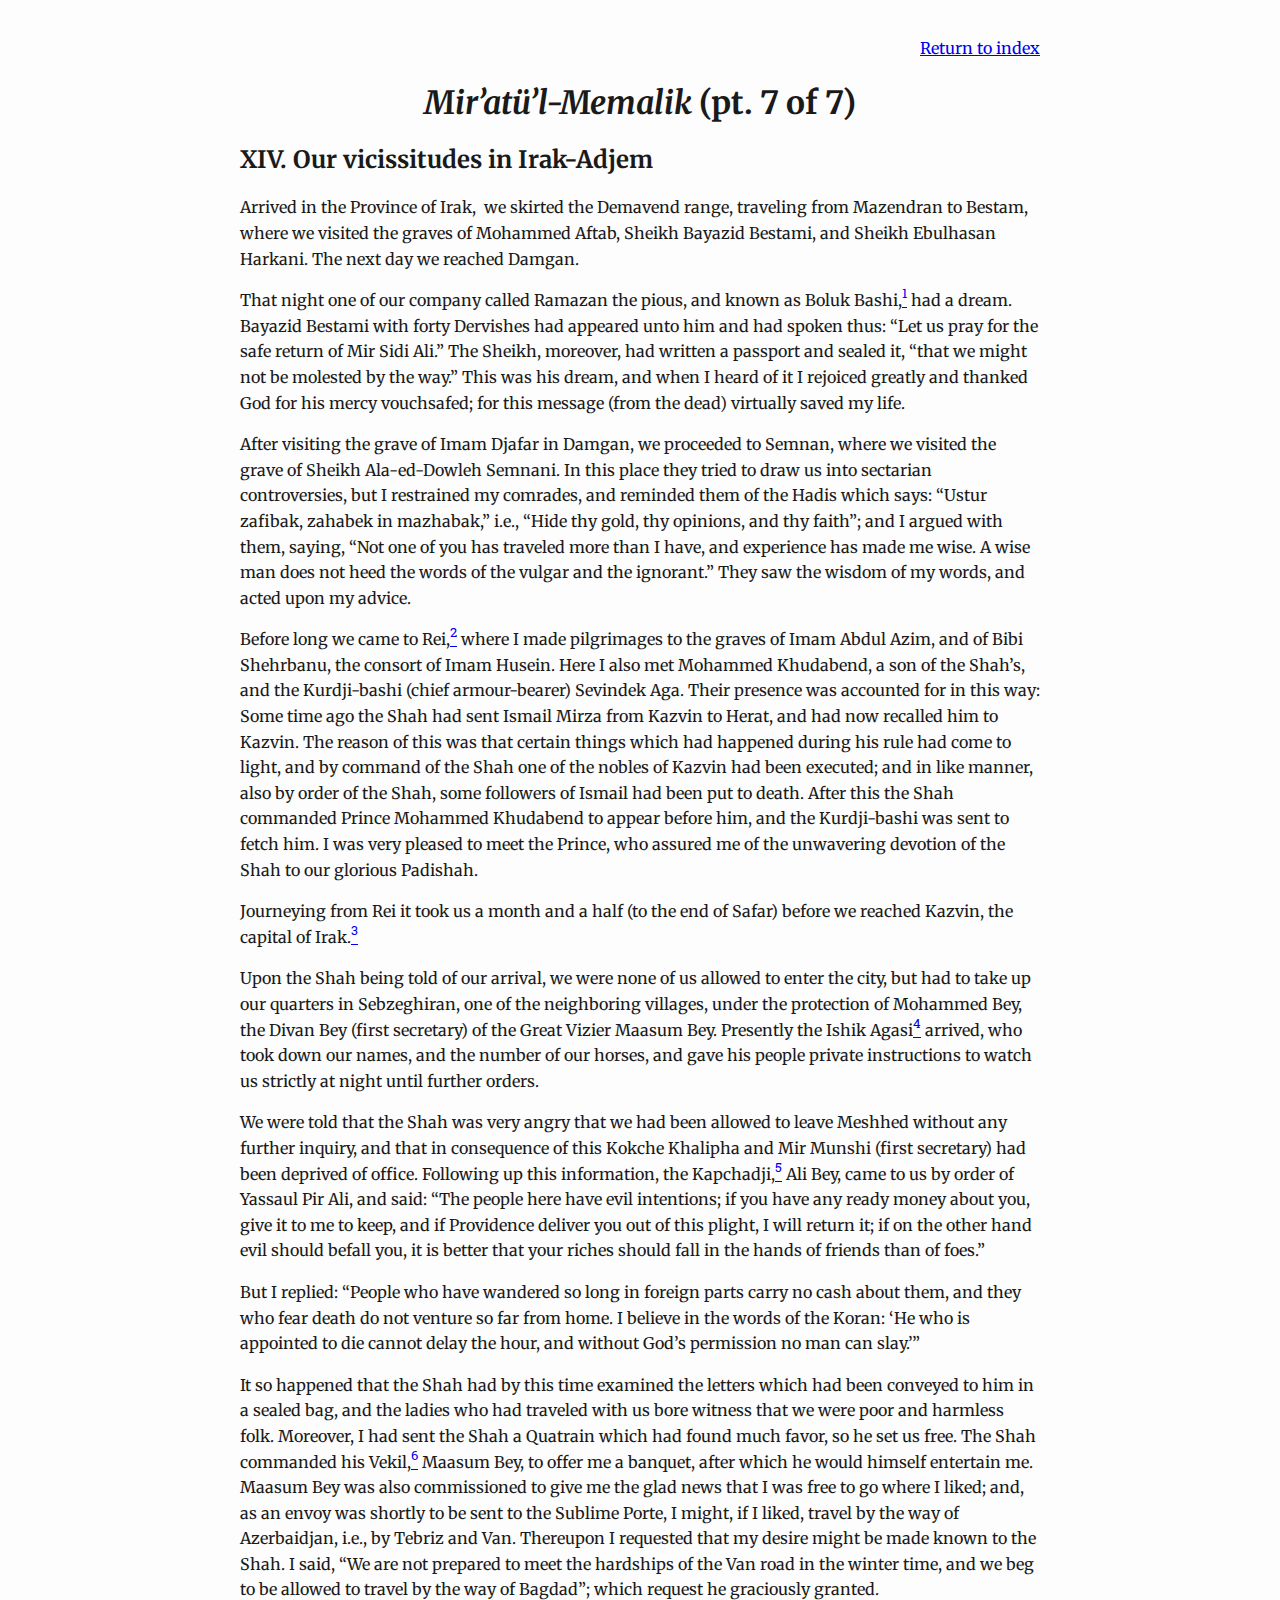
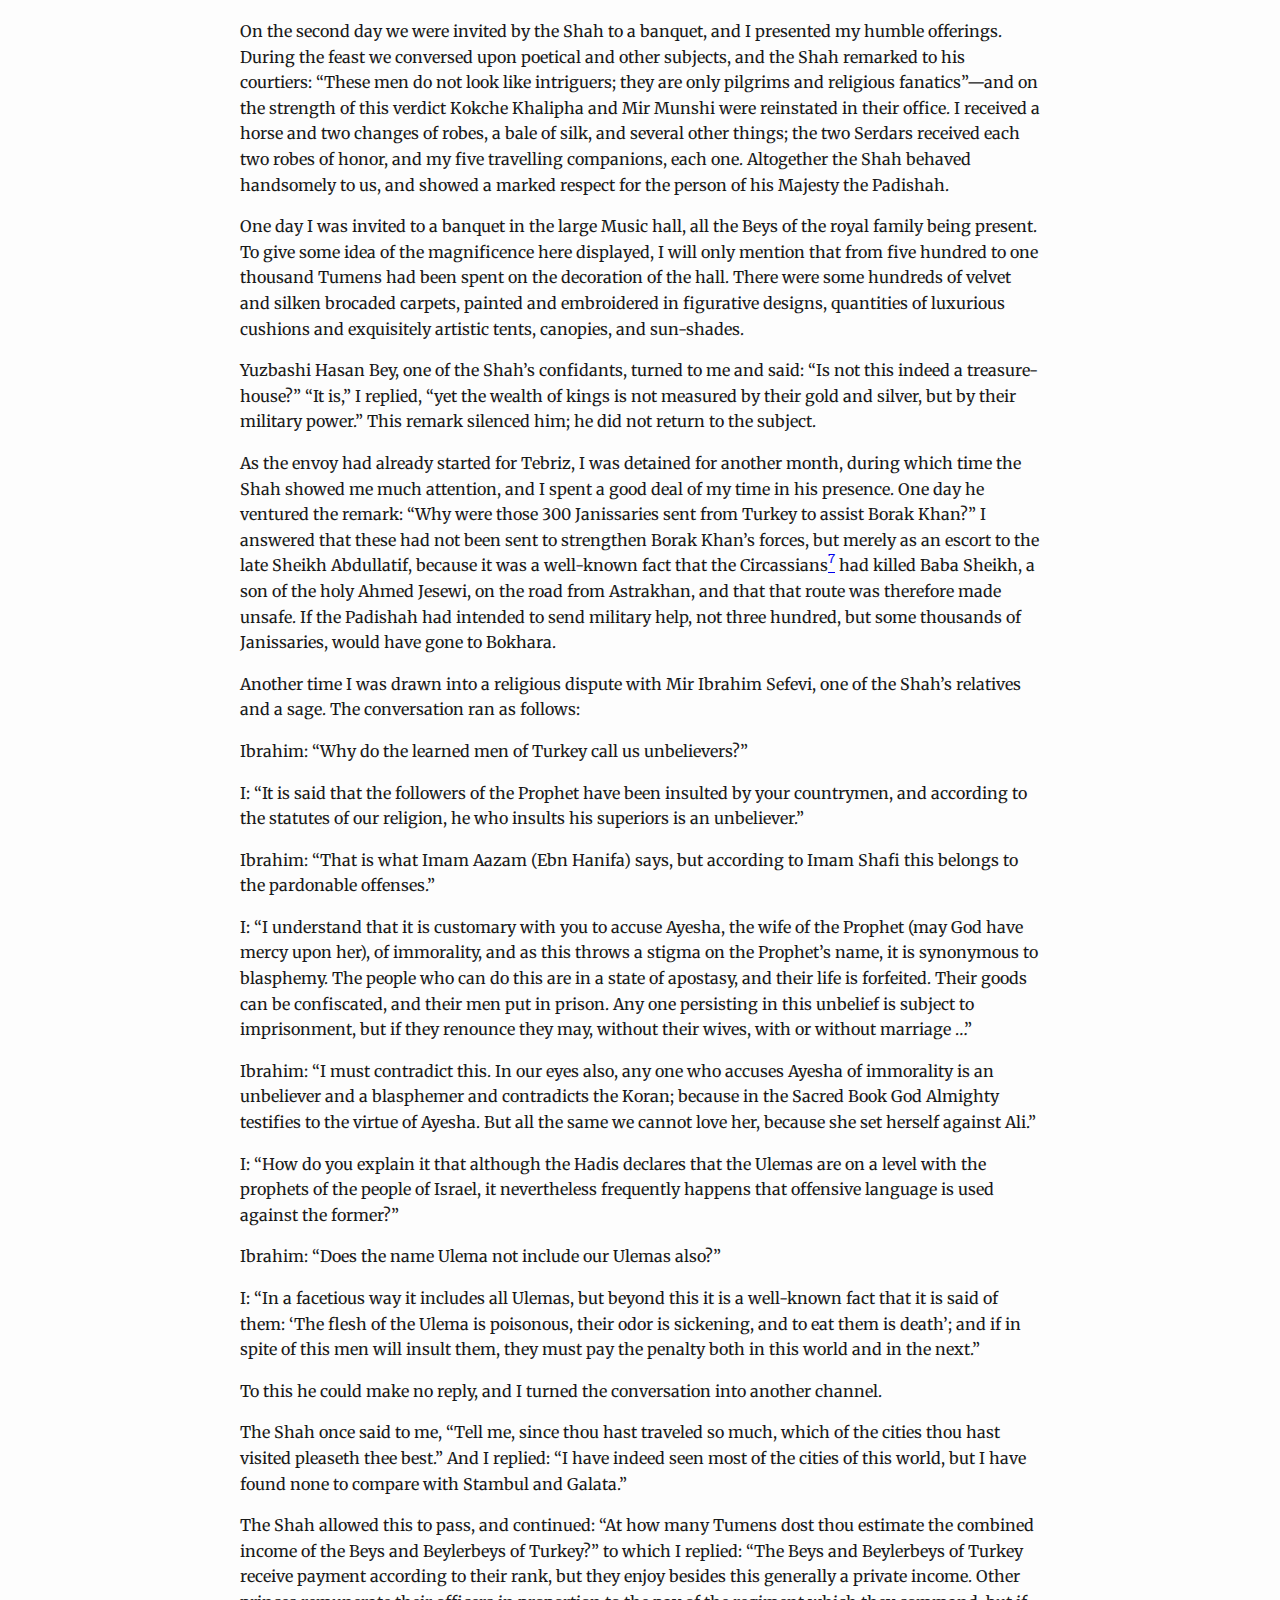
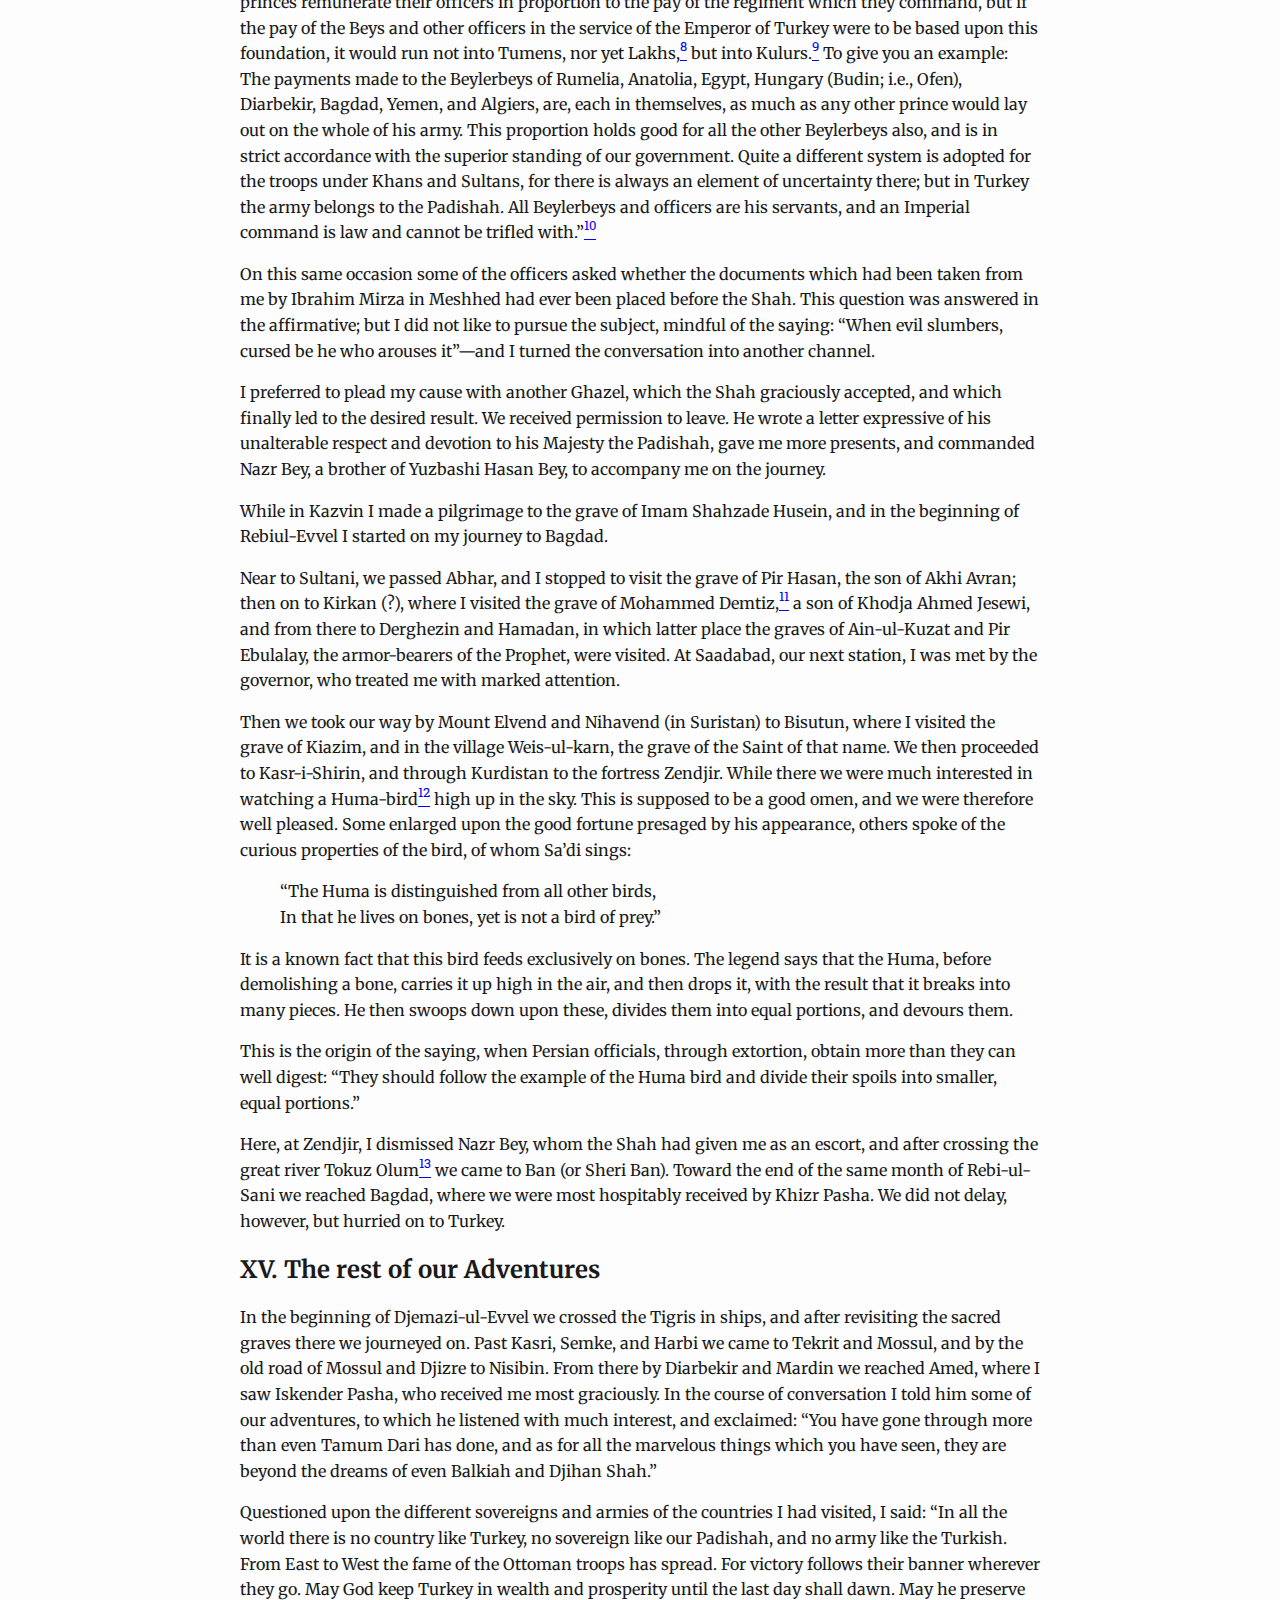
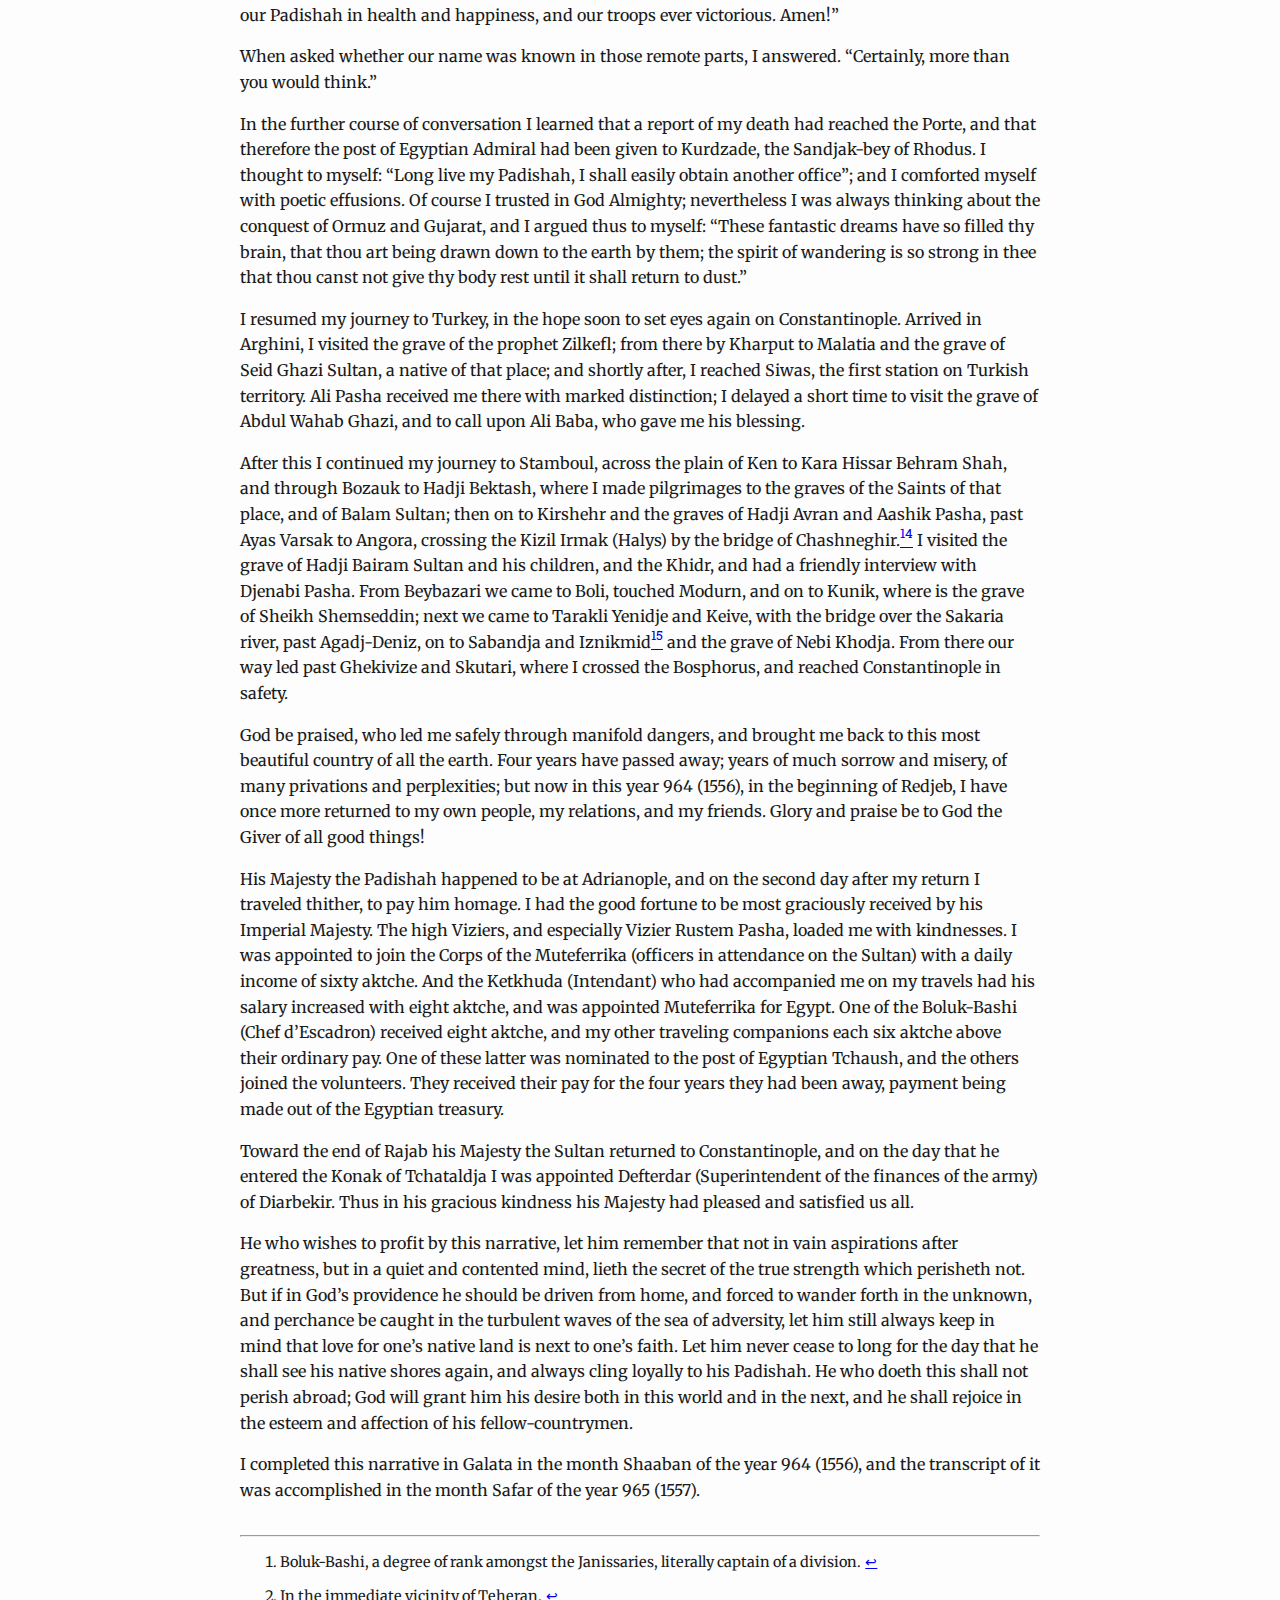
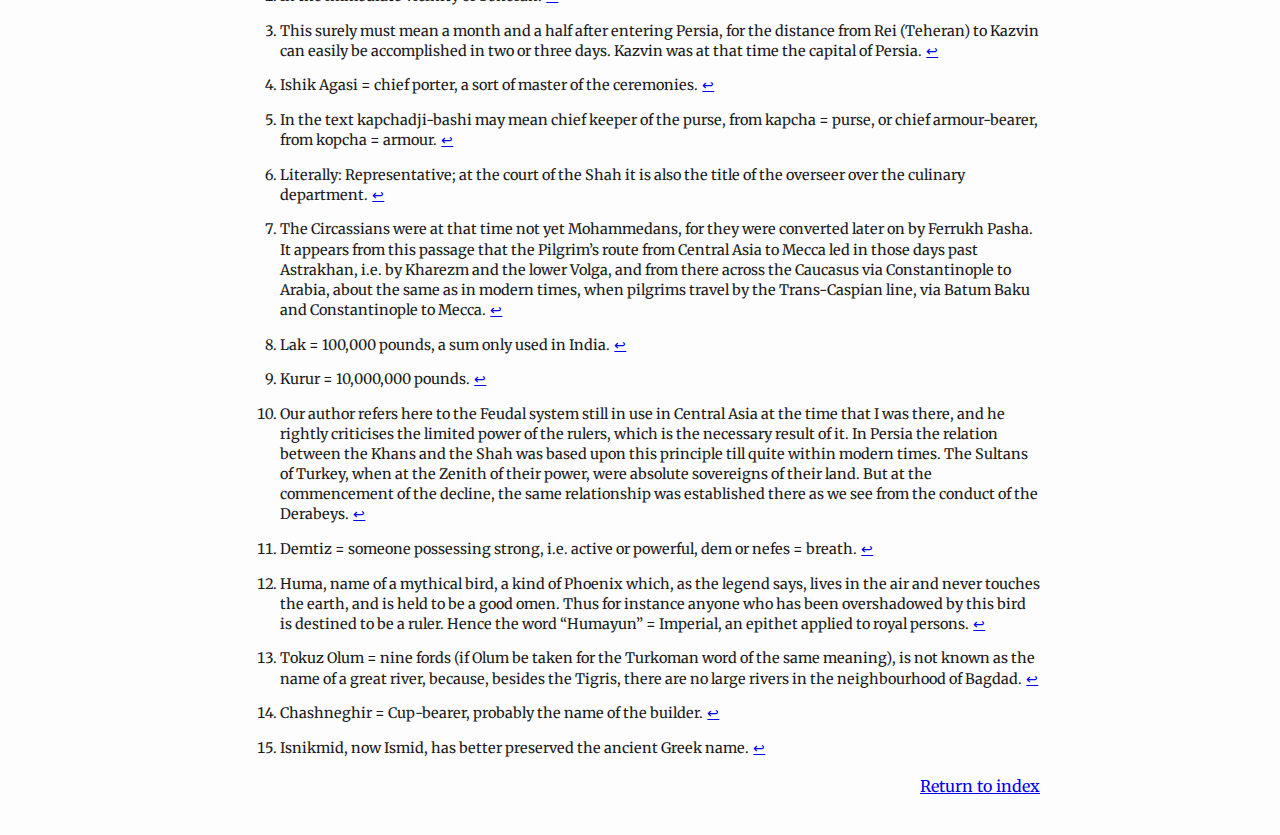
<file: pt-7/index.html>
<!doctype html>
<html xmlns="http://www.w3.org/1999/xhtml" lang="" xml:lang="">
  <head>
    <meta charset="utf-8" />
    <meta name="generator" content="pandoc" />
    <meta
      name="viewport"
      content="width=device-width, initial-scale=1.0, user-scalable=yes"
    />
    <title>Mir’atü’l-Memalik (pt. 7 of 7)</title>
    <style>
      code {
        white-space: pre-wrap;
      }
      span.smallcaps {
        font-variant: small-caps;
      }
      div.columns {
        display: flex;
        gap: min(4vw, 1.5em);
      }
      div.column {
        flex: auto;
        overflow-x: auto;
      }
      div.hanging-indent {
        margin-left: 1.5em;
        text-indent: -1.5em;
      }
      /* The extra [class] is a hack that increases specificity enough to
       override a similar rule in reveal.js */
      ul.task-list[class] {
        list-style: none;
      }
      ul.task-list li input[type="checkbox"] {
        font-size: inherit;
        width: 0.8em;
        margin: 0 0.8em 0.2em -1.6em;
        vertical-align: middle;
      }
      .display.math {
        display: block;
        text-align: center;
        margin: 0.5rem auto;
      }
    </style>
    <meta
      property="og:image"
      content="https://www.theobeers.com/sidi-ali/map.jpg"
    />
    <meta name="twitter:card" content="summary_large_image" />

    <link rel="preconnect" href="https://fonts.gstatic.com" />
    <link
      href="https://fonts.googleapis.com/css2?family=Merriweather:ital@0;1&display=swap"
      rel="stylesheet"
    />
    <link
      href="https://fonts.googleapis.com/css2?family=Roboto+Slab&text=0123456789&display=swap"
      rel="stylesheet"
    />

    <link href="../styles.css" rel="stylesheet" />

    <link href="#" rel="icon" />
  </head>
  <body>
    <p class="return-link"><a href="../">Return to index</a></p>
    <header id="title-block-header">
      <h1 class="title"><em>Mir’atü’l-Memalik</em> (pt. 7 of 7)</h1>
    </header>
    <h2>XIV. Our vicissitudes in Irak-Adjem</h2>
    <p>
      Arrived in the Province of Irak,  we skirted the Demavend range, traveling
      from Mazendran to Bestam, where we visited the graves of Mohammed Aftab,
      Sheikh Bayazid Bestami, and Sheikh Ebulhasan Harkani. The next day we
      reached Damgan.
    </p>
    <p>
      That night one of our company called Ramazan the pious, and known as Boluk
      Bashi,<a href="#fn1" class="footnote-ref" id="fnref1" role="doc-noteref"
        ><sup>1</sup></a
      >
      had a dream. Bayazid Bestami with forty Dervishes had appeared unto him
      and had spoken thus: “Let us pray for the safe return of Mir Sidi Ali.”
      The Sheikh, moreover, had written a passport and sealed it, “that we might
      not be molested by the way.” This was his dream, and when I heard of it I
      rejoiced greatly and thanked God for his mercy vouchsafed; for this
      message (from the dead) virtually saved my life.
    </p>
    <p>
      After visiting the grave of Imam Djafar in Damgan, we proceeded to Semnan,
      where we visited the grave of Sheikh Ala-ed-Dowleh Semnani. In this place
      they tried to draw us into sectarian controversies, but I restrained my
      comrades, and reminded them of the Hadis which says: “Ustur zafibak,
      zahabek in mazhabak,” i.e., “Hide thy gold, thy opinions, and thy faith”;
      and I argued with them, saying, “Not one of you has traveled more than I
      have, and experience has made me wise. A wise man does not heed the words
      of the vulgar and the ignorant.” They saw the wisdom of my words, and
      acted upon my advice.
    </p>
    <p>
      Before long we came to Rei,<a
        href="#fn2"
        class="footnote-ref"
        id="fnref2"
        role="doc-noteref"
        ><sup>2</sup></a
      >
      where I made pilgrimages to the graves of Imam Abdul Azim, and of Bibi
      Shehrbanu, the consort of Imam Husein. Here I also met Mohammed Khudabend,
      a son of the Shah’s, and the Kurdji-bashi (chief armour-bearer) Sevindek
      Aga. Their presence was accounted for in this way: Some time ago the Shah
      had sent Ismail Mirza from Kazvin to Herat, and had now recalled him to
      Kazvin. The reason of this was that certain things which had happened
      during his rule had come to light, and by command of the Shah one of the
      nobles of Kazvin had been executed; and in like manner, also by order of
      the Shah, some followers of Ismail had been put to death. After this the
      Shah commanded Prince Mohammed Khudabend to appear before him, and the
      Kurdji-bashi was sent to fetch him. I was very pleased to meet the Prince,
      who assured me of the unwavering devotion of the Shah to our glorious
      Padishah.
    </p>
    <p>
      Journeying from Rei it took us a month and a half (to the end of Safar)
      before we reached Kazvin, the capital of Irak.<a
        href="#fn3"
        class="footnote-ref"
        id="fnref3"
        role="doc-noteref"
        ><sup>3</sup></a
      >
    </p>
    <p>
      Upon the Shah being told of our arrival, we were none of us allowed to
      enter the city, but had to take up our quarters in Sebzeghiran, one of the
      neighboring villages, under the protection of Mohammed Bey, the Divan Bey
      (first secretary) of the Great Vizier Maasum Bey. Presently the Ishik
      Agasi<a href="#fn4" class="footnote-ref" id="fnref4" role="doc-noteref"
        ><sup>4</sup></a
      >
      arrived, who took down our names, and the number of our horses, and gave
      his people private instructions to watch us strictly at night until
      further orders.
    </p>
    <p>
      We were told that the Shah was very angry that we had been allowed to
      leave Meshhed without any further inquiry, and that in consequence of this
      Kokche Khalipha and Mir Munshi (first secretary) had been deprived of
      office. Following up this information, the Kapchadji,<a
        href="#fn5"
        class="footnote-ref"
        id="fnref5"
        role="doc-noteref"
        ><sup>5</sup></a
      >
      Ali Bey, came to us by order of Yassaul Pir Ali, and said: “The people
      here have evil intentions; if you have any ready money about you, give it
      to me to keep, and if Providence deliver you out of this plight, I will
      return it; if on the other hand evil should befall you, it is better that
      your riches should fall in the hands of friends than of foes.”
    </p>
    <p>
      But I replied: “People who have wandered so long in foreign parts carry no
      cash about them, and they who fear death do not venture so far from home.
      I believe in the words of the Koran: ‘He who is appointed to die cannot
      delay the hour, and without God’s permission no man can slay.’”
    </p>
    <p>
      It so happened that the Shah had by this time examined the letters which
      had been conveyed to him in a sealed bag, and the ladies who had traveled
      with us bore witness that we were poor and harmless folk. Moreover, I had
      sent the Shah a Quatrain which had found much favor, so he set us free.
      The Shah commanded his Vekil,<a
        href="#fn6"
        class="footnote-ref"
        id="fnref6"
        role="doc-noteref"
        ><sup>6</sup></a
      >
      Maasum Bey, to offer me a banquet, after which he would himself entertain
      me. Maasum Bey was also commissioned to give me the glad news that I was
      free to go where I liked; and, as an envoy was shortly to be sent to the
      Sublime Porte, I might, if I liked, travel by the way of Azerbaidjan,
      i.e., by Tebriz and Van. Thereupon I requested that my desire might be
      made known to the Shah. I said, “We are not prepared to meet the hardships
      of the Van road in the winter time, and we beg to be allowed to travel by
      the way of Bagdad”; which request he graciously granted.
    </p>
    <p>
      On the second day we were invited by the Shah to a banquet, and I
      presented my humble offerings. During the feast we conversed upon poetical
      and other subjects, and the Shah remarked to his courtiers: “These men do
      not look like intriguers; they are only pilgrims and religious
      fanatics”—and on the strength of this verdict Kokche Khalipha and Mir
      Munshi were reinstated in their office. I received a horse and two changes
      of robes, a bale of silk, and several other things; the two Serdars
      received each two robes of honor, and my five travelling companions, each
      one. Altogether the Shah behaved handsomely to us, and showed a marked
      respect for the person of his Majesty the Padishah.
    </p>
    <p>
      One day I was invited to a banquet in the large Music hall, all the Beys
      of the royal family being present. To give some idea of the magnificence
      here displayed, I will only mention that from five hundred to one thousand
      Tumens had been spent on the decoration of the hall. There were some
      hundreds of velvet and silken brocaded carpets, painted and embroidered in
      figurative designs, quantities of luxurious cushions and exquisitely
      artistic tents, canopies, and sun-shades.
    </p>
    <p>
      Yuzbashi Hasan Bey, one of the Shah’s confidants, turned to me and said:
      “Is not this indeed a treasure-house?” “It is,” I replied, “yet the wealth
      of kings is not measured by their gold and silver, but by their military
      power.” This remark silenced him; he did not return to the subject.
    </p>
    <p>
      As the envoy had already started for Tebriz, I was detained for another
      month, during which time the Shah showed me much attention, and I spent a
      good deal of my time in his presence. One day he ventured the remark: “Why
      were those 300 Janissaries sent from Turkey to assist Borak Khan?” I
      answered that these had not been sent to strengthen Borak Khan’s forces,
      but merely as an escort to the late Sheikh Abdullatif, because it was a
      well-known fact that the Circassians<a
        href="#fn7"
        class="footnote-ref"
        id="fnref7"
        role="doc-noteref"
        ><sup>7</sup></a
      >
      had killed Baba Sheikh, a son of the holy Ahmed Jesewi, on the road from
      Astrakhan, and that that route was therefore made unsafe. If the Padishah
      had intended to send military help, not three hundred, but some thousands
      of Janissaries, would have gone to Bokhara.
    </p>
    <p>
      Another time I was drawn into a religious dispute with Mir Ibrahim Sefevi,
      one of the Shah’s relatives and a sage. The conversation ran as follows:
    </p>
    <p>Ibrahim: “Why do the learned men of Turkey call us unbelievers?”</p>
    <p>
      I: “It is said that the followers of the Prophet have been insulted by
      your countrymen, and according to the statutes of our religion, he who
      insults his superiors is an unbeliever.”
    </p>
    <p>
      Ibrahim: “That is what Imam Aazam (Ebn Hanifa) says, but according to Imam
      Shafi this belongs to the pardonable offenses.”
    </p>
    <p>
      I: “I understand that it is customary with you to accuse Ayesha, the wife
      of the Prophet (may God have mercy upon her), of immorality, and as this
      throws a stigma on the Prophet’s name, it is synonymous to blasphemy. The
      people who can do this are in a state of apostasy, and their life is
      forfeited. Their goods can be confiscated, and their men put in prison.
      Any one persisting in this unbelief is subject to imprisonment, but if
      they renounce they may, without their wives, with or without marriage …”
    </p>
    <p>
      Ibrahim: “I must contradict this. In our eyes also, any one who accuses
      Ayesha of immorality is an unbeliever and a blasphemer and contradicts the
      Koran; because in the Sacred Book God Almighty testifies to the virtue of
      Ayesha. But all the same we cannot love her, because she set herself
      against Ali.”
    </p>
    <p>
      I: “How do you explain it that although the Hadis declares that the Ulemas
      are on a level with the prophets of the people of Israel, it nevertheless
      frequently happens that offensive language is used against the former?”
    </p>
    <p>Ibrahim: “Does the name Ulema not include our Ulemas also?”</p>
    <p>
      I: “In a facetious way it includes all Ulemas, but beyond this it is a
      well-known fact that it is said of them: ‘The flesh of the Ulema is
      poisonous, their odor is sickening, and to eat them is death’; and if in
      spite of this men will insult them, they must pay the penalty both in this
      world and in the next.”
    </p>
    <p>
      To this he could make no reply, and I turned the conversation into another
      channel.
    </p>
    <p>
      The Shah once said to me, “Tell me, since thou hast traveled so much,
      which of the cities thou hast visited pleaseth thee best.” And I replied:
      “I have indeed seen most of the cities of this world, but I have found
      none to compare with Stambul and Galata.”
    </p>
    <p>
      The Shah allowed this to pass, and continued: “At how many Tumens dost
      thou estimate the combined income of the Beys and Beylerbeys of Turkey?”
      to which I replied: “The Beys and Beylerbeys of Turkey receive payment
      according to their rank, but they enjoy besides this generally a private
      income. Other princes remunerate their officers in proportion to the pay
      of the regiment which they command, but if the pay of the Beys and other
      officers in the service of the Emperor of Turkey were to be based upon
      this foundation, it would run not into Tumens, nor yet Lakhs,<a
        href="#fn8"
        class="footnote-ref"
        id="fnref8"
        role="doc-noteref"
        ><sup>8</sup></a
      >
      but into Kulurs.<a
        href="#fn9"
        class="footnote-ref"
        id="fnref9"
        role="doc-noteref"
        ><sup>9</sup></a
      >
      To give you an example: The payments made to the Beylerbeys of Rumelia,
      Anatolia, Egypt, Hungary (Budin; i.e., Ofen), Diarbekir, Bagdad, Yemen,
      and Algiers, are, each in themselves, as much as any other prince would
      lay out on the whole of his army. This proportion holds good for all the
      other Beylerbeys also, and is in strict accordance with the superior
      standing of our government. Quite a different system is adopted for the
      troops under Khans and Sultans, for there is always an element of
      uncertainty there; but in Turkey the army belongs to the Padishah. All
      Beylerbeys and officers are his servants, and an Imperial command is law
      and cannot be trifled with.”<a
        href="#fn10"
        class="footnote-ref"
        id="fnref10"
        role="doc-noteref"
        ><sup>10</sup></a
      >
    </p>
    <p>
      On this same occasion some of the officers asked whether the documents
      which had been taken from me by Ibrahim Mirza in Meshhed had ever been
      placed before the Shah. This question was answered in the affirmative; but
      I did not like to pursue the subject, mindful of the saying: “When evil
      slumbers, cursed be he who arouses it”—and I turned the conversation into
      another channel.
    </p>
    <p>
      I preferred to plead my cause with another Ghazel, which the Shah
      graciously accepted, and which finally led to the desired result. We
      received permission to leave. He wrote a letter expressive of his
      unalterable respect and devotion to his Majesty the Padishah, gave me more
      presents, and commanded Nazr Bey, a brother of Yuzbashi Hasan Bey, to
      accompany me on the journey.
    </p>
    <p>
      While in Kazvin I made a pilgrimage to the grave of Imam Shahzade Husein,
      and in the beginning of Rebiul-Evvel I started on my journey to Bagdad.
    </p>
    <p>
      Near to Sultani, we passed Abhar, and I stopped to visit the grave of Pir
      Hasan, the son of Akhi Avran; then on to Kirkan (?), where I visited the
      grave of Mohammed Demtiz,<a
        href="#fn11"
        class="footnote-ref"
        id="fnref11"
        role="doc-noteref"
        ><sup>11</sup></a
      >
      a son of Khodja Ahmed Jesewi, and from there to Derghezin and Hamadan, in
      which latter place the graves of Ain-ul-Kuzat and Pir Ebulalay, the
      armor-bearers of the Prophet, were visited. At Saadabad, our next station,
      I was met by the governor, who treated me with marked attention.
    </p>
    <p>
      Then we took our way by Mount Elvend and Nihavend (in Suristan) to
      Bisutun, where I visited the grave of Kiazim, and in the village
      Weis-ul-karn, the grave of the Saint of that name. We then proceeded to
      Kasr-i-Shirin, and through Kurdistan to the fortress Zendjir. While there
      we were much interested in watching a Huma-bird<a
        href="#fn12"
        class="footnote-ref"
        id="fnref12"
        role="doc-noteref"
        ><sup>12</sup></a
      >
      high up in the sky. This is supposed to be a good omen, and we were
      therefore well pleased. Some enlarged upon the good fortune presaged by
      his appearance, others spoke of the curious properties of the bird, of
      whom Sa’di sings:
    </p>
    <blockquote>
      <p>
        “The Huma is distinguished from all other birds,<br />
        In that he lives on bones, yet is not a bird of prey.”
      </p>
    </blockquote>
    <p>
      It is a known fact that this bird feeds exclusively on bones. The legend
      says that the Huma, before demolishing a bone, carries it up high in the
      air, and then drops it, with the result that it breaks into many pieces.
      He then swoops down upon these, divides them into equal portions, and
      devours them.
    </p>
    <p>
      This is the origin of the saying, when Persian officials, through
      extortion, obtain more than they can well digest: “They should follow the
      example of the Huma bird and divide their spoils into smaller, equal
      portions.”
    </p>
    <p>
      Here, at Zendjir, I dismissed Nazr Bey, whom the Shah had given me as an
      escort, and after crossing the great river Tokuz Olum<a
        href="#fn13"
        class="footnote-ref"
        id="fnref13"
        role="doc-noteref"
        ><sup>13</sup></a
      >
      we came to Ban (or Sheri Ban). Toward the end of the same month of
      Rebi-ul-Sani we reached Bagdad, where we were most hospitably received by
      Khizr Pasha. We did not delay, however, but hurried on to Turkey.
    </p>
    <h2 id="ch-xv">XV. The rest of our Adventures</h2>
    <p>
      In the beginning of Djemazi-ul-Evvel we crossed the Tigris in ships, and
      after revisiting the sacred graves there we journeyed on. Past Kasri,
      Semke, and Harbi we came to Tekrit and Mossul, and by the old road of
      Mossul and Djizre to Nisibin. From there by Diarbekir and Mardin we
      reached Amed, where I saw Iskender Pasha, who received me most graciously.
      In the course of conversation I told him some of our adventures, to which
      he listened with much interest, and exclaimed: “You have gone through more
      than even Tamum Dari has done, and as for all the marvelous things which
      you have seen, they are beyond the dreams of even Balkiah and Djihan
      Shah.”
    </p>
    <p>
      Questioned upon the different sovereigns and armies of the countries I had
      visited, I said: “In all the world there is no country like Turkey, no
      sovereign like our Padishah, and no army like the Turkish. From East to
      West the fame of the Ottoman troops has spread. For victory follows their
      banner wherever they go. May God keep Turkey in wealth and prosperity
      until the last day shall dawn. May he preserve our Padishah in health and
      happiness, and our troops ever victorious. Amen!”
    </p>
    <p>
      When asked whether our name was known in those remote parts, I answered.
      “Certainly, more than you would think.”
    </p>
    <p>
      In the further course of conversation I learned that a report of my death
      had reached the Porte, and that therefore the post of Egyptian Admiral had
      been given to Kurdzade, the Sandjak-bey of Rhodus. I thought to myself:
      “Long live my Padishah, I shall easily obtain another office”; and I
      comforted myself with poetic effusions. Of course I trusted in God
      Almighty; nevertheless I was always thinking about the conquest of Ormuz
      and Gujarat, and I argued thus to myself: “These fantastic dreams have so
      filled thy brain, that thou art being drawn down to the earth by them; the
      spirit of wandering is so strong in thee that thou canst not give thy body
      rest until it shall return to dust.”
    </p>
    <p>
      I resumed my journey to Turkey, in the hope soon to set eyes again on
      Constantinople. Arrived in Arghini, I visited the grave of the prophet
      Zilkefl; from there by Kharput to Malatia and the grave of Seid Ghazi
      Sultan, a native of that place; and shortly after, I reached Siwas, the
      first station on Turkish territory. Ali Pasha received me there with
      marked distinction; I delayed a short time to visit the grave of Abdul
      Wahab Ghazi, and to call upon Ali Baba, who gave me his blessing.
    </p>
    <p>
      After this I continued my journey to Stamboul, across the plain of Ken to
      Kara Hissar Behram Shah, and through Bozauk to Hadji Bektash, where I made
      pilgrimages to the graves of the Saints of that place, and of Balam
      Sultan; then on to Kirshehr and the graves of Hadji Avran and Aashik
      Pasha, past Ayas Varsak to Angora, crossing the Kizil Irmak (Halys) by the
      bridge of Chashneghir.<a
        href="#fn14"
        class="footnote-ref"
        id="fnref14"
        role="doc-noteref"
        ><sup>14</sup></a
      >
      I visited the grave of Hadji Bairam Sultan and his children, and the
      Khidr, and had a friendly interview with Djenabi Pasha. From Beybazari we
      came to Boli, touched Modurn, and on to Kunik, where is the grave of
      Sheikh Shemseddin; next we came to Tarakli Yenidje and Keive, with the
      bridge over the Sakaria river, past Agadj-Deniz, on to Sabandja and
      Iznikmid<a
        href="#fn15"
        class="footnote-ref"
        id="fnref15"
        role="doc-noteref"
        ><sup>15</sup></a
      >
      and the grave of Nebi Khodja. From there our way led past Ghekivize and
      Skutari, where I crossed the Bosphorus, and reached Constantinople in
      safety.
    </p>
    <p>
      God be praised, who led me safely through manifold dangers, and brought me
      back to this most beautiful country of all the earth. Four years have
      passed away; years of much sorrow and misery, of many privations and
      perplexities; but now in this year 964 (1556), in the beginning of Redjeb,
      I have once more returned to my own people, my relations, and my friends.
      Glory and praise be to God the Giver of all good things!
    </p>
    <p>
      His Majesty the Padishah happened to be at Adrianople, and on the second
      day after my return I traveled thither, to pay him homage. I had the good
      fortune to be most graciously received by his Imperial Majesty. The high
      Viziers, and especially Vizier Rustem Pasha, loaded me with kindnesses. I
      was appointed to join the Corps of the Muteferrika (officers in attendance
      on the Sultan) with a daily income of sixty aktche. And the Ketkhuda
      (Intendant) who had accompanied me on my travels had his salary increased
      with eight aktche, and was appointed Muteferrika for Egypt. One of the
      Boluk-Bashi (Chef d’Escadron) received eight aktche, and my other
      traveling companions each six aktche above their ordinary pay. One of
      these latter was nominated to the post of Egyptian Tchaush, and the others
      joined the volunteers. They received their pay for the four years they had
      been away, payment being made out of the Egyptian treasury.
    </p>
    <p>
      Toward the end of Rajab his Majesty the Sultan returned to Constantinople,
      and on the day that he entered the Konak of Tchataldja I was appointed
      Defterdar (Superintendent of the finances of the army) of Diarbekir. Thus
      in his gracious kindness his Majesty had pleased and satisfied us all.
    </p>
    <p>
      He who wishes to profit by this narrative, let him remember that not in
      vain aspirations after greatness, but in a quiet and contented mind, lieth
      the secret of the true strength which perisheth not. But if in God’s
      providence he should be driven from home, and forced to wander forth in
      the unknown, and perchance be caught in the turbulent waves of the sea of
      adversity, let him still always keep in mind that love for one’s native
      land is next to one’s faith. Let him never cease to long for the day that
      he shall see his native shores again, and always cling loyally to his
      Padishah. He who doeth this shall not perish abroad; God will grant him
      his desire both in this world and in the next, and he shall rejoice in the
      esteem and affection of his fellow-countrymen.
    </p>
    <p>
      I completed this narrative in Galata in the month Shaaban of the year 964
      (1556), and the transcript of it was accomplished in the month Safar of
      the year 965 (1557).
    </p>
    <section
      id="footnotes"
      class="footnotes footnotes-end-of-document"
      role="doc-endnotes"
    >
      <hr />
      <ol>
        <li id="fn1">
          <p>
            Boluk-Bashi, a degree of rank amongst the Janissaries, literally
            captain of a division.<a
              href="#fnref1"
              class="footnote-back"
              role="doc-backlink"
              >↩︎</a
            >
          </p>
        </li>
        <li id="fn2">
          <p>
            In the immediate vicinity of Teheran.<a
              href="#fnref2"
              class="footnote-back"
              role="doc-backlink"
              >↩︎</a
            >
          </p>
        </li>
        <li id="fn3">
          <p>
            This surely must mean a month and a half after entering Persia, for
            the distance from Rei (Teheran) to Kazvin can easily be accomplished
            in two or three days. Kazvin was at that time the capital of
            Persia.<a href="#fnref3" class="footnote-back" role="doc-backlink"
              >↩︎</a
            >
          </p>
        </li>
        <li id="fn4">
          <p>
            Ishik Agasi = chief porter, a sort of master of the ceremonies.<a
              href="#fnref4"
              class="footnote-back"
              role="doc-backlink"
              >↩︎</a
            >
          </p>
        </li>
        <li id="fn5">
          <p>
            In the text kapchadji-bashi may mean chief keeper of the purse, from
            kapcha = purse, or chief armour-bearer, from kopcha = armour.<a
              href="#fnref5"
              class="footnote-back"
              role="doc-backlink"
              >↩︎</a
            >
          </p>
        </li>
        <li id="fn6">
          <p>
            Literally: Representative; at the court of the Shah it is also the
            title of the overseer over the culinary department.<a
              href="#fnref6"
              class="footnote-back"
              role="doc-backlink"
              >↩︎</a
            >
          </p>
        </li>
        <li id="fn7">
          <p>
            The Circassians were at that time not yet Mohammedans, for they were
            converted later on by Ferrukh Pasha. It appears from this passage
            that the Pilgrim’s route from Central Asia to Mecca led in those
            days past Astrakhan, i.e. by Kharezm and the lower Volga, and from
            there across the Caucasus via Constantinople to Arabia, about the
            same as in modern times, when pilgrims travel by the Trans-Caspian
            line, via Batum Baku and Constantinople to Mecca.<a
              href="#fnref7"
              class="footnote-back"
              role="doc-backlink"
              >↩︎</a
            >
          </p>
        </li>
        <li id="fn8">
          <p>
            Lak = 100,000 pounds, a sum only used in India.<a
              href="#fnref8"
              class="footnote-back"
              role="doc-backlink"
              >↩︎</a
            >
          </p>
        </li>
        <li id="fn9">
          <p>
            Kurur = 10,000,000 pounds.<a
              href="#fnref9"
              class="footnote-back"
              role="doc-backlink"
              >↩︎</a
            >
          </p>
        </li>
        <li id="fn10">
          <p>
            Our author refers here to the Feudal system still in use in Central
            Asia at the time that I was there, and he rightly criticises the
            limited power of the rulers, which is the necessary result of it. In
            Persia the relation between the Khans and the Shah was based upon
            this principle till quite within modern times. The Sultans of
            Turkey, when at the Zenith of their power, were absolute sovereigns
            of their land. But at the commencement of the decline, the same
            relationship was established there as we see from the conduct of the
            Derabeys.<a
              href="#fnref10"
              class="footnote-back"
              role="doc-backlink"
              >↩︎</a
            >
          </p>
        </li>
        <li id="fn11">
          <p>
            Demtiz = someone possessing strong, i.e. active or powerful, dem or
            nefes = breath.<a
              href="#fnref11"
              class="footnote-back"
              role="doc-backlink"
              >↩︎</a
            >
          </p>
        </li>
        <li id="fn12">
          <p>
            Huma, name of a mythical bird, a kind of Phoenix which, as the
            legend says, lives in the air and never touches the earth, and is
            held to be a good omen. Thus for instance anyone who has been
            overshadowed by this bird is destined to be a ruler. Hence the word
            “Humayun” = Imperial, an epithet applied to royal persons.<a
              href="#fnref12"
              class="footnote-back"
              role="doc-backlink"
              >↩︎</a
            >
          </p>
        </li>
        <li id="fn13">
          <p>
            Tokuz Olum = nine fords (if Olum be taken for the Turkoman word of
            the same meaning), is not known as the name of a great river,
            because, besides the Tigris, there are no large rivers in the
            neighbourhood of Bagdad.<a
              href="#fnref13"
              class="footnote-back"
              role="doc-backlink"
              >↩︎</a
            >
          </p>
        </li>
        <li id="fn14">
          <p>
            Chashneghir = Cup-bearer, probably the name of the builder.<a
              href="#fnref14"
              class="footnote-back"
              role="doc-backlink"
              >↩︎</a
            >
          </p>
        </li>
        <li id="fn15">
          <p>
            Isnikmid, now Ismid, has better preserved the ancient Greek name.<a
              href="#fnref15"
              class="footnote-back"
              role="doc-backlink"
              >↩︎</a
            >
          </p>
        </li>
      </ol>
    </section>
    <p class="return-link"><a href="../">Return to index</a></p>
  </body>
</html>
</file>
<file: styles.css>
body {
  background-color: #fdfdfd;
  color: #1a1a1a;
  font-family: Merriweather, serif;
  margin: auto;
  max-width: 80ch;
  padding: 2ch;
}

h1,
h3,
h4 {
  text-align: center;
}

p {
  line-height: 1.6;
}

.footnote-back {
  margin-left: 0.3em;
}

.footnote-ref sup {
  font-family: "Roboto Slab", serif;
  position: relative;
  top: -0.6em;
  vertical-align: baseline;
}

.footnotes {
  font-size: 90%;
}

.footnotes hr {
  margin-top: 2rem;
}

.footnotes p {
  line-height: 1.4;
}

.return-link {
  text-align: end;
}
</file>
